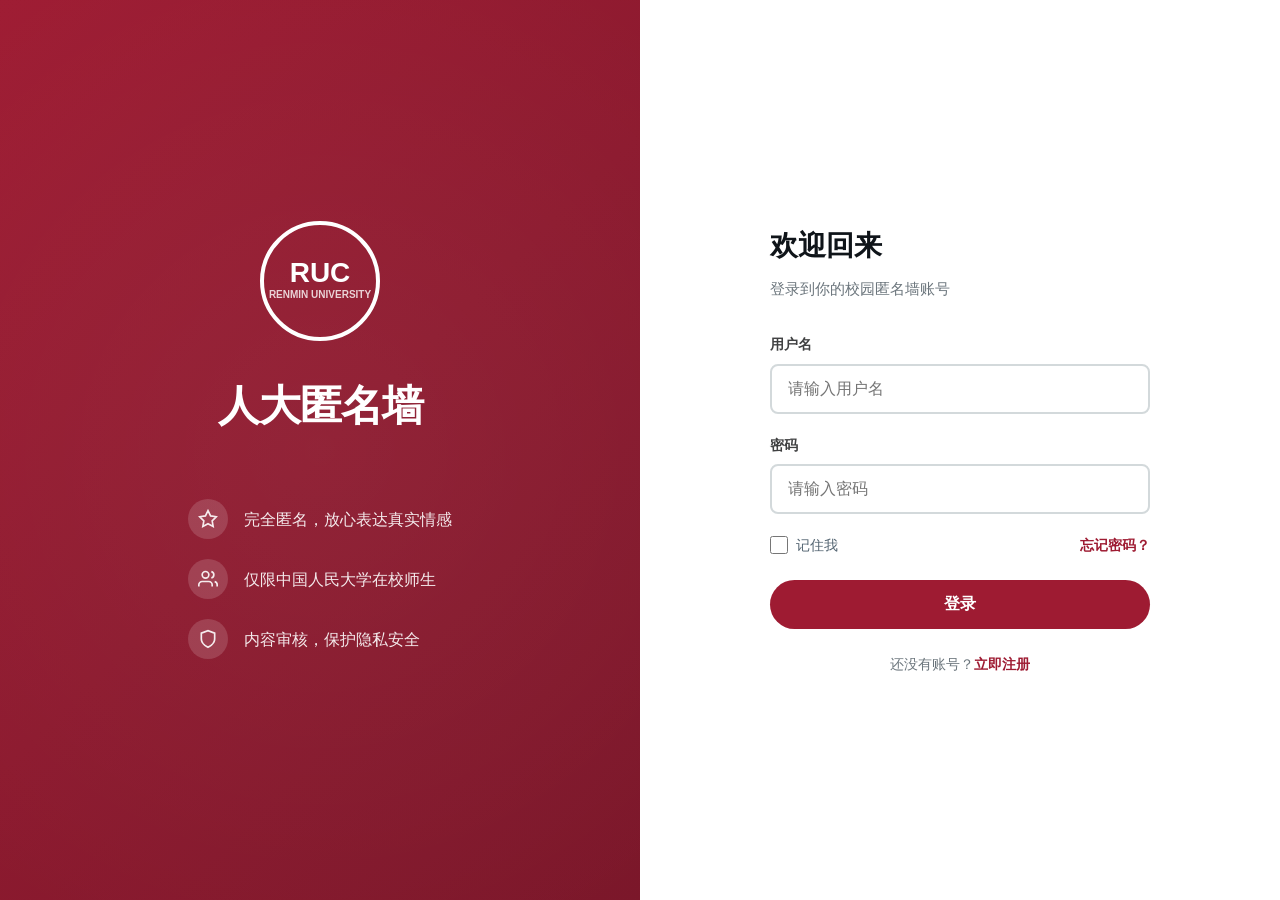
<file: index.html>
<!DOCTYPE html>
<html lang="zh-CN">
<head>
  <meta charset="UTF-8">
  <meta name="viewport" content="width=device-width, initial-scale=1.0">
  <title>人大匿名墙 - 首页</title>
  <link rel="stylesheet" href="css/style.css">
  <link rel="icon" href="data:image/svg+xml,<svg xmlns='http://www.w3.org/2000/svg' viewBox='0 0 100 100'><text y='.9em' font-size='90'>🏛️</text></svg>">
</head>
<body>
  <div class="container">
    <div class="main-layout">
      <!-- Left Sidebar -->
      <aside class="sidebar-left">
        <div class="logo-area">
          <svg width="50" height="50" viewBox="0 0 50 50" fill="none" xmlns="http://www.w3.org/2000/svg">
            <circle cx="25" cy="25" r="24" stroke="#9E1B32" stroke-width="2" fill="none"/>
            <text x="50%" y="55%" dominant-baseline="middle" text-anchor="middle" fill="#9E1B32" font-size="14" font-weight="900" font-family="Arial, sans-serif">RUC</text>
          </svg>
          <span class="logo-text">人大匿名墙</span>
        </div>
        <nav class="nav-links">
          <a href="index.html" class="nav-item active" id="navHome">
            <svg viewBox="0 0 24 24" fill="none" stroke="currentColor" stroke-width="2"><path d="M3 9l9-7 9 7v11a2 2 0 0 1-2 2H5a2 2 0 0 1-2-2z"/><polyline points="9 22 9 12 15 12 15 22"/></svg>
            <span>首页</span>
          </a>
          <a href="explore.html" class="nav-item" id="navExplore">
            <svg viewBox="0 0 24 24" fill="none" stroke="currentColor" stroke-width="2"><circle cx="11" cy="11" r="8"/><line x1="21" y1="21" x2="16.65" y2="16.65"/></svg>
            <span>发现</span>
          </a>
          <a href="notifications.html" class="nav-item" id="navNotifications">
            <svg viewBox="0 0 24 24" fill="none" stroke="currentColor" stroke-width="2"><path d="M18 8A6 6 0 0 0 6 8c0 7-3 9-3 9h18s-3-2-3-9"/><path d="M13.73 21a2 2 0 0 1-3.46 0"/></svg>
            <span>通知</span>
            <span class="notification-badge" id="notifBadge" style="display:none">0</span>
          </a>
          <a href="messages.html" class="nav-item" id="navMessages">
            <svg viewBox="0 0 24 24" fill="none" stroke="currentColor" stroke-width="2"><path d="M4 4h16c1.1 0 2 .9 2 2v12c0 1.1-.9 2-2 2H4c-1.1 0-2-.9-2-2V6c0-1.1.9-2 2-2z"/><polyline points="22,6 12,13 2,6"/></svg>
            <span>私信</span>
          </a>
          <a href="profile.html" class="nav-item" id="navProfile">
            <svg viewBox="0 0 24 24" fill="none" stroke="currentColor" stroke-width="2"><path d="M20 21v-2a4 4 0 0 0-4-4H8a4 4 0 0 0-4 4v2"/><circle cx="12" cy="7" r="4"/></svg>
            <span>我的发布</span>
          </a>
          <a href="settings.html" class="nav-item" id="navSettings">
            <svg viewBox="0 0 24 24" fill="none" stroke="currentColor" stroke-width="2"><circle cx="12" cy="12" r="3"/><path d="M19.4 15a1.65 1.65 0 0 0 .33 1.82l.06.06a2 2 0 0 1 0 2.83 2 2 0 0 1-2.83 0l-.06-.06a1.65 1.65 0 0 0-1.82-.33 1.65 1.65 0 0 0-1 1.51V21a2 2 0 0 1-2 2 2 2 0 0 1-2-2v-.09A1.65 1.65 0 0 0 9 19.4a1.65 1.65 0 0 0-1.82.33l-.06.06a2 2 0 0 1-2.83 0 2 2 0 0 1 0-2.83l.06-.06a1.65 1.65 0 0 0 .33-1.82 1.65 1.65 0 0 0-1.51-1H3a2 2 0 0 1-2-2 2 2 0 0 1 2-2h.09A1.65 1.65 0 0 0 4.6 9a1.65 1.65 0 0 0-.33-1.82l-.06-.06a2 2 0 0 1 0-2.83 2 2 0 0 1 2.83 0l.06.06a1.65 1.65 0 0 0 1.82.33H9a1.65 1.65 0 0 0 1-1.51V3a2 2 0 0 1 2-2 2 2 0 0 1 2 2v.09a1.65 1.65 0 0 0 1 1.51 1.65 1.65 0 0 0 1.82-.33l.06-.06a2 2 0 0 1 2.83 0 2 2 0 0 1 0 2.83l-.06.06a1.65 1.65 0 0 0-.33 1.82V9a1.65 1.65 0 0 0 1.51 1H21a2 2 0 0 1 2 2 2 2 0 0 1-2 2h-.09a1.65 1.65 0 0 0-1.51 1z"/></svg>
            <span>设置</span>
          </a>
        </nav>
        <div class="sidebar-bottom">
          <div class="user-menu" id="userMenu">
            <div class="avatar" id="userAvatar">?</div>
            <div class="user-info">
              <div class="user-name" id="userName">匿名用户</div>
              <div class="user-handle" id="userHandle">@anonymous</div>
            </div>
            <svg class="more-icon" viewBox="0 0 24 24" fill="none" stroke="currentColor" stroke-width="2"><circle cx="12" cy="12" r="1"/><circle cx="19" cy="12" r="1"/><circle cx="5" cy="12" r="1"/></svg>
          </div>
        </div>
      </aside>

      <!-- Main Feed -->
      <main class="feed-main">
        <header class="feed-header">
          <h1>首页</h1>
          <div class="top-sort">
            <button class="active" data-sort="newest">最新</button>
            <button data-sort="hot">热门</button>
            <button data-sort="top">热评</button>
          </div>
        </header>

        <!-- Compose Box -->
        <div class="feed-compose">
          <div class="compose-avatar" id="composeAvatar">?</div>
          <div class="compose-body">
            <textarea id="composeText" placeholder="有什么想说的？勇敢表达吧..." maxlength="500"></textarea>
            <div class="compose-actions">
              <div class="type-selector">
                <button class="type-btn active" data-type="confession">
                  <svg viewBox="0 0 24 24" fill="none" stroke="currentColor" stroke-width="2"><path d="M20.84 4.61a5.5 5.5 0 0 0-7.78 0L12 5.67l-1.06-1.06a5.5 5.5 0 0 0-7.78 7.78l1.06 1.06L12 21.23l7.78-7.78 1.06-1.06a5.5 5.5 0 0 0 0-7.78z"/></svg>
                  表白
                </button>
                <button class="type-btn" data-type="secret">
                  <svg viewBox="0 0 24 24" fill="none" stroke="currentColor" stroke-width="2"><path d="M1 12s4-8 11-8 11 8 11 8-4 8-11 8-11-8-11-8z"/><circle cx="12" cy="12" r="3"/></svg>
                  秘密
                </button>
                <button class="type-btn" data-type="question">
                  <svg viewBox="0 0 24 24" fill="none" stroke="currentColor" stroke-width="2"><circle cx="12" cy="12" r="10"/><path d="M9.09 9a3 3 0 0 1 5.83 1c0 2-3 3-3 3"/><line x1="12" y1="17" x2="12.01" y2="17"/></svg>
                  提问
                </button>
              </div>
              <div style="display:flex;align-items:center;gap:8px">
                <span class="char-count" id="charCount">0/500</span>
                <button class="submit-btn" id="submitPost">发布</button>
              </div>
            </div>
          </div>
        </div>

        <div class="feed-divider"></div>

        <!-- Tweet List -->
        <div id="feedContent">
          <article class="tweet" data-id="1001">
            <div class="tweet-main">
              <div class="tweet-avatar">❤</div>
              <div class="tweet-content">
                <div class="tweet-header">
                  <span class="tweet-author">匿名用户</span>
                  <span class="tweet-time">3分钟前</span>
                  <span class="tweet-type-badge confession">表白</span>
                </div>
                <p class="tweet-text">在图书馆四楼自习的时候，注意到对面那个穿灰色卫衣的男生。他看书的样子好认真，每天都坐在靠窗的位置。有没有同学知道他是谁啊？求帮忙捞一下！</p>
                <div class="tweet-actions">
                  <button class="tweet-action comment" data-action="comment" data-id="1001"><svg viewBox="0 0 24 24" fill="none" stroke="currentColor" stroke-width="2"><path d="M21 11.5a8.38 8.38 0 0 1-.9 3.8 8.5 8.5 0 0 1-7.6 4.7 8.38 8.38 0 0 1-3.8-.9L3 21l1.9-5.7a8.38 8.38 0 0 1-.9-3.8 8.5 8.5 0 0 1 4.7-7.6 8.38 8.38 0 0 1 3.8-.9h.5a8.48 8.48 0 0 1 8 8v.5z"/></svg><span>12</span></button>
                  <button class="tweet-action like" data-action="like" data-id="1001"><svg viewBox="0 0 24 24" fill="none" stroke="currentColor" stroke-width="2"><path d="M20.84 4.61a5.5 5.5 0 0 0-7.78 0L12 5.67l-1.06-1.06a5.5 5.5 0 0 0-7.78 7.78l1.06 1.06L12 21.23l7.78-7.78 1.06-1.06a5.5 5.5 0 0 0 0-7.78z"/></svg><span>86</span></button>
                  <button class="tweet-action share" data-action="share" data-id="1001"><svg viewBox="0 0 24 24" fill="none" stroke="currentColor" stroke-width="2"><circle cx="18" cy="5" r="3"/><circle cx="6" cy="12" r="3"/><circle cx="18" cy="19" r="3"/><line x1="8.59" y1="13.51" x2="15.42" y2="17.49"/><line x1="15.41" y1="6.51" x2="8.59" y2="10.49"/></svg><span>分享</span></button>
                </div>
              </div>
            </div>
          </article>
          <article class="tweet" data-id="1002">
            <div class="tweet-main">
              <div class="tweet-avatar">👁</div>
              <div class="tweet-content">
                <div class="tweet-header">
                  <span class="tweet-author">匿名用户</span>
                  <span class="tweet-time">15分钟前</span>
                  <span class="tweet-type-badge secret">秘密</span>
                </div>
                <p class="tweet-text">其实我每天最期待的事情就是去食堂吃饭，不是因为饿，是因为可以在高峰期偷偷看某个人一眼。虽然我们从来没说过话，但这样就够了。</p>
                <div class="tweet-actions">
                  <button class="tweet-action comment" data-action="comment" data-id="1002"><svg viewBox="0 0 24 24" fill="none" stroke="currentColor" stroke-width="2"><path d="M21 11.5a8.38 8.38 0 0 1-.9 3.8 8.5 8.5 0 0 1-7.6 4.7 8.38 8.38 0 0 1-3.8-.9L3 21l1.9-5.7a8.38 8.38 0 0 1-.9-3.8 8.5 8.5 0 0 1 4.7-7.6 8.38 8.38 0 0 1 3.8-.9h.5a8.48 8.48 0 0 1 8 8v.5z"/></svg><span>8</span></button>
                  <button class="tweet-action like liked" data-action="like" data-id="1002"><svg viewBox="0 0 24 24" fill="currentColor" stroke="currentColor" stroke-width="2"><path d="M20.84 4.61a5.5 5.5 0 0 0-7.78 0L12 5.67l-1.06-1.06a5.5 5.5 0 0 0-7.78 7.78l1.06 1.06L12 21.23l7.78-7.78 1.06-1.06a5.5 5.5 0 0 0 0-7.78z"/></svg><span>52</span></button>
                  <button class="tweet-action share" data-action="share" data-id="1002"><svg viewBox="0 0 24 24" fill="none" stroke="currentColor" stroke-width="2"><circle cx="18" cy="5" r="3"/><circle cx="6" cy="12" r="3"/><circle cx="18" cy="19" r="3"/><line x1="8.59" y1="13.51" x2="15.42" y2="17.49"/><line x1="15.41" y1="6.51" x2="8.59" y2="10.49"/></svg><span>分享</span></button>
                </div>
              </div>
            </div>
          </article>
          <article class="tweet" data-id="1003">
            <div class="tweet-main">
              <div class="tweet-avatar">?</div>
              <div class="tweet-content">
                <div class="tweet-header">
                  <span class="tweet-author">匿名用户</span>
                  <span class="tweet-time">1小时前</span>
                  <span class="tweet-type-badge question">提问</span>
                </div>
                <p class="tweet-text">求问！下周要交期末大作业了，但完全没头绪，有没有商学院的学长学姐能分享一下经验？真的非常感谢🙏 最好是关于案例分析的</p>
                <div class="tweet-actions">
                  <button class="tweet-action comment" data-action="comment" data-id="1003"><svg viewBox="0 0 24 24" fill="none" stroke="currentColor" stroke-width="2"><path d="M21 11.5a8.38 8.38 0 0 1-.9 3.8 8.5 8.5 0 0 1-7.6 4.7 8.38 8.38 0 0 1-3.8-.9L3 21l1.9-5.7a8.38 8.38 0 0 1-.9-3.8 8.5 8.5 0 0 1 4.7-7.6 8.38 8.38 0 0 1 3.8-.9h.5a8.48 8.48 0 0 1 8 8v.5z"/></svg><span>5</span></button>
                  <button class="tweet-action like" data-action="like" data-id="1003"><svg viewBox="0 0 24 24" fill="none" stroke="currentColor" stroke-width="2"><path d="M20.84 4.61a5.5 5.5 0 0 0-7.78 0L12 5.67l-1.06-1.06a5.5 5.5 0 0 0-7.78 7.78l1.06 1.06L12 21.23l7.78-7.78 1.06-1.06a5.5 5.5 0 0 0 0-7.78z"/></svg><span>18</span></button>
                  <button class="tweet-action share" data-action="share" data-id="1003"><svg viewBox="0 0 24 24" fill="none" stroke="currentColor" stroke-width="2"><circle cx="18" cy="5" r="3"/><circle cx="6" cy="12" r="3"/><circle cx="18" cy="19" r="3"/><line x1="8.59" y1="13.51" x2="15.42" y2="17.49"/><line x1="15.41" y1="6.51" x2="8.59" y2="10.49"/></svg><span>分享</span></button>
                </div>
              </div>
            </div>
          </article>
          <article class="tweet" data-id="1004">
            <div class="tweet-main">
              <div class="tweet-avatar">❤</div>
              <div class="tweet-content">
                <div class="tweet-header">
                  <span class="tweet-author">匿名用户</span>
                  <span class="tweet-time">2小时前</span>
                  <span class="tweet-type-badge confession">表白</span>
                </div>
                <p class="tweet-text">终于鼓起勇气说出来了！想对明德楼那个总是坐在窗边看书的女生说，你认真写字的样子真的很美。希望下次能有机会认识你。</p>
                <div class="tweet-actions">
                  <button class="tweet-action comment" data-action="comment" data-id="1004"><svg viewBox="0 0 24 24" fill="none" stroke="currentColor" stroke-width="2"><path d="M21 11.5a8.38 8.38 0 0 1-.9 3.8 8.5 8.5 0 0 1-7.6 4.7 8.38 8.38 0 0 1-3.8-.9L3 21l1.9-5.7a8.38 8.38 0 0 1-.9-3.8 8.5 8.5 0 0 1 4.7-7.6 8.38 8.38 0 0 1 3.8-.9h.5a8.48 8.48 0 0 1 8 8v.5z"/></svg><span>24</span></button>
                  <button class="tweet-action like" data-action="like" data-id="1004"><svg viewBox="0 0 24 24" fill="none" stroke="currentColor" stroke-width="2"><path d="M20.84 4.61a5.5 5.5 0 0 0-7.78 0L12 5.67l-1.06-1.06a5.5 5.5 0 0 0-7.78 7.78l1.06 1.06L12 21.23l7.78-7.78 1.06-1.06a5.5 5.5 0 0 0 0-7.78z"/></svg><span>143</span></button>
                  <button class="tweet-action share" data-action="share" data-id="1004"><svg viewBox="0 0 24 24" fill="none" stroke="currentColor" stroke-width="2"><circle cx="18" cy="5" r="3"/><circle cx="6" cy="12" r="3"/><circle cx="18" cy="19" r="3"/><line x1="8.59" y1="13.51" x2="15.42" y2="17.49"/><line x1="15.41" y1="6.51" x2="8.59" y2="10.49"/></svg><span>分享</span></button>
                </div>
              </div>
            </div>
          </article>
          <article class="tweet" data-id="1005">
            <div class="tweet-main">
              <div class="tweet-avatar">👁</div>
              <div class="tweet-content">
                <div class="tweet-header">
                  <span class="tweet-author">匿名用户</span>
                  <span class="tweet-time">3小时前</span>
                  <span class="tweet-type-badge secret">秘密</span>
                </div>
                <p class="tweet-text">其实我已经在这面墙上看了很多条表白，发现大家都有喜欢的人，感觉自己格格不入。一个人也挺好的对吧？就是偶尔会有点孤单。</p>
                <div class="tweet-actions">
                  <button class="tweet-action comment" data-action="comment" data-id="1005"><svg viewBox="0 0 24 24" fill="none" stroke="currentColor" stroke-width="2"><path d="M21 11.5a8.38 8.38 0 0 1-.9 3.8 8.5 8.5 0 0 1-7.6 4.7 8.38 8.38 0 0 1-3.8-.9L3 21l1.9-5.7a8.38 8.38 0 0 1-.9-3.8 8.5 8.5 0 0 1 4.7-7.6 8.38 8.38 0 0 1 3.8-.9h.5a8.48 8.48 0 0 1 8 8v.5z"/></svg><span>31</span></button>
                  <button class="tweet-action like" data-action="like" data-id="1005"><svg viewBox="0 0 24 24" fill="none" stroke="currentColor" stroke-width="2"><path d="M20.84 4.61a5.5 5.5 0 0 0-7.78 0L12 5.67l-1.06-1.06a5.5 5.5 0 0 0-7.78 7.78l1.06 1.06L12 21.23l7.78-7.78 1.06-1.06a5.5 5.5 0 0 0 0-7.78z"/></svg><span>67</span></button>
                  <button class="tweet-action share" data-action="share" data-id="1005"><svg viewBox="0 0 24 24" fill="none" stroke="currentColor" stroke-width="2"><circle cx="18" cy="5" r="3"/><circle cx="6" cy="12" r="3"/><circle cx="18" cy="19" r="3"/><line x1="8.59" y1="13.51" x2="15.42" y2="17.49"/><line x1="15.41" y1="6.51" x2="8.59" y2="10.49"/></svg><span>分享</span></button>
                </div>
              </div>
            </div>
          </article>
          <article class="tweet" data-id="1006">
            <div class="tweet-main">
              <div class="tweet-avatar">?</div>
              <div class="tweet-content">
                <div class="tweet-header">
                  <span class="tweet-author">匿名用户</span>
                  <span class="tweet-time">5小时前</span>
                  <span class="tweet-type-badge question">提问</span>
                </div>
                <p class="tweet-text">有没有人知道足球场晚上几点关门啊？想约朋友去夜跑但不太确定时间。另外，人大附近还有什么适合晚上锻炼的地方吗？</p>
                <div class="tweet-actions">
                  <button class="tweet-action comment" data-action="comment" data-id="1006"><svg viewBox="0 0 24 24" fill="none" stroke="currentColor" stroke-width="2"><path d="M21 11.5a8.38 8.38 0 0 1-.9 3.8 8.5 8.5 0 0 1-7.6 4.7 8.38 8.38 0 0 1-3.8-.9L3 21l1.9-5.7a8.38 8.38 0 0 1-.9-3.8 8.5 8.5 0 0 1 4.7-7.6 8.38 8.38 0 0 1 3.8-.9h.5a8.48 8.48 0 0 1 8 8v.5z"/></svg><span>3</span></button>
                  <button class="tweet-action like" data-action="like" data-id="1006"><svg viewBox="0 0 24 24" fill="none" stroke="currentColor" stroke-width="2"><path d="M20.84 4.61a5.5 5.5 0 0 0-7.78 0L12 5.67l-1.06-1.06a5.5 5.5 0 0 0-7.78 7.78l1.06 1.06L12 21.23l7.78-7.78 1.06-1.06a5.5 5.5 0 0 0 0-7.78z"/></svg><span>9</span></button>
                  <button class="tweet-action share" data-action="share" data-id="1006"><svg viewBox="0 0 24 24" fill="none" stroke="currentColor" stroke-width="2"><circle cx="18" cy="5" r="3"/><circle cx="6" cy="12" r="3"/><circle cx="18" cy="19" r="3"/><line x1="8.59" y1="13.51" x2="15.42" y2="17.49"/><line x1="15.41" y1="6.51" x2="8.59" y2="10.49"/></svg><span>分享</span></button>
                </div>
              </div>
            </div>
          </article>
        </div>

        <div class="load-more" id="loadMoreArea" style="display:none">
          <button id="loadMoreBtn">加载更多</button>
        </div>
      </main>

      <!-- Right Sidebar -->
      <aside class="sidebar-right">
        <div class="search-box">
          <svg viewBox="0 0 24 24" fill="none" stroke="currentColor" stroke-width="2"><circle cx="11" cy="11" r="8"/><line x1="21" y1="21" x2="16.65" y2="16.65"/></svg>
          <input type="text" id="searchInput" placeholder="搜索匿名墙...">
        </div>

        <div class="widget">
          <div class="widget-header">社区规则</div>
          <div class="widget-content">
            <div class="rules-item">
              <div class="rule-icon">
                <svg width="16" height="16" viewBox="0 0 24 24" fill="none" stroke="currentColor" stroke-width="2"><path d="M12 22s8-4 8-10V5l-8-3-8 3v7c0 6 8 10 8 10z"/></svg>
              </div>
              <div class="rule-text">
                <div class="rule-title">禁止人身攻击</div>
                <div class="rule-desc">请友善发言，拒绝网络暴力</div>
              </div>
            </div>
            <div class="rules-item">
              <div class="rule-icon">
                <svg width="16" height="16" viewBox="0 0 24 24" fill="none" stroke="currentColor" stroke-width="2"><circle cx="12" cy="12" r="10"/><line x1="12" y1="8" x2="12" y2="12"/><line x1="12" y1="16" x2="12.01" y2="16"/></svg>
              </div>
              <div class="rule-text">
                <div class="rule-title">禁止虚假信息</div>
                <div class="rule-desc">请勿散布未经证实的消息</div>
              </div>
            </div>
            <div class="rules-item">
              <div class="rule-icon">
                <svg width="16" height="16" viewBox="0 0 24 24" fill="none" stroke="currentColor" stroke-width="2"><path d="M1 12s4-8 11-8 11 8 11 8-4 8-11 8-11-8-11-8z"/><circle cx="12" cy="12" r="3"/></svg>
              </div>
              <div class="rule-text">
                <div class="rule-title">保护个人隐私</div>
                <div class="rule-desc">请勿泄露他人隐私信息</div>
              </div>
            </div>
            <div class="rules-item">
              <div class="rule-icon">
                <svg width="16" height="16" viewBox="0 0 24 24" fill="none" stroke="currentColor" stroke-width="2"><rect x="3" y="11" width="18" height="11" rx="2" ry="2"/><path d="M7 11V7a5 5 0 0 1 10 0v4"/></svg>
              </div>
              <div class="rule-text">
                <div class="rule-title">内容需审核</div>
                <div class="rule-desc">发布内容需审核后展示</div>
              </div>
            </div>
          </div>
        </div>

        <div class="widget">
          <div class="widget-header">热门话题</div>
          <div class="widget-content">
            <div class="trending-item">
              <div class="trend-category">今日热议</div>
              <div class="trend-topic">#期末复习#</div>
              <div class="trend-count">328 条内容</div>
            </div>
            <div class="trending-item">
              <div class="trend-category">校园生活</div>
              <div class="trend-topic">#图书馆搭子#</div>
              <div class="trend-count">156 条内容</div>
            </div>
            <div class="trending-item">
              <div class="trend-category">情感树洞</div>
              <div class="trend-topic">#暗恋心事#</div>
              <div class="trend-count">89 条内容</div>
            </div>
          </div>
        </div>

        <div class="footer-links">
          <a href="#">使用条款</a>
          <a href="#">隐私政策</a>
          <a href="#">联系我们</a>
          <a href="#">帮助中心</a>
          <span>© 2024 RUC Confession Wall</span>
        </div>
      </aside>
    </div>
  </div>

  <!-- Comment Modal -->
  <div class="modal-overlay" id="commentModal">
    <div class="modal comment-modal">
      <div class="modal-header">
        <h2>评论</h2>
        <button class="modal-close" id="closeCommentModal">
          <svg viewBox="0 0 24 24" fill="none" stroke="currentColor" stroke-width="2"><line x1="18" y1="6" x2="6" y2="18"/><line x1="6" y1="6" x2="18" y2="18"/></svg>
        </button>
      </div>
      <div class="modal-body">
        <div id="commentMessagePreview"></div>
        <div class="comment-list" id="commentList">
          <div class="loading-spinner"><div class="spinner"></div></div>
        </div>
      </div>
      <div class="comment-compose">
        <textarea id="commentInput" placeholder="写下你的评论..." maxlength="200"></textarea>
        <button class="btn btn-primary" id="submitComment">发送</button>
      </div>
    </div>
  </div>

  <!-- User Menu Modal -->
  <div class="modal-overlay" id="userMenuModal">
    <div class="modal" style="max-width:300px;padding:8px">
      <div class="modal-header" style="padding:8px 12px">
        <h2 style="font-size:15px">账号</h2>
        <button class="modal-close" id="closeUserMenuModal">
          <svg viewBox="0 0 24 24" fill="none" stroke="currentColor" stroke-width="2"><line x1="18" y1="6" x2="6" y2="18"/><line x1="6" y1="6" x2="18" y2="18"/></svg>
        </button>
      </div>
      <div class="modal-body" style="padding:8px">
        <button class="btn btn-secondary" id="logoutBtn" style="width:100%;text-align:left;padding:12px 16px;border-radius:8px">
          退出登录
        </button>
      </div>
    </div>
  </div>

  <!-- Toast -->
  <div class="toast-container" id="toastContainer"></div>

  <!-- Scroll to top -->
  <button class="scroll-to-top" id="scrollToTop">
    <svg viewBox="0 0 24 24" fill="none" stroke="currentColor" stroke-width="2"><line x1="12" y1="19" x2="12" y2="5"/><polyline points="5 12 12 5 19 12"/></svg>
  </button>

  <script type="module">
    import apiClient from './js/api/client.js';

    // State
    let currentPage = 1;
    let currentSort = 'newest';
    let currentMessageId = null;
    let isLoading = false;

    // DOM Elements
    const feedContent = document.getElementById('feedContent');
    const loadMoreArea = document.getElementById('loadMoreArea');
    const loadMoreBtn = document.getElementById('loadMoreBtn');
    const composeText = document.getElementById('composeText');
    const charCount = document.getElementById('charCount');
    const submitPost = document.getElementById('submitPost');
    const typeBtns = document.querySelectorAll('.type-btn');
    const sortBtns = document.querySelectorAll('.top-sort button');
    const commentModal = document.getElementById('commentModal');
    const commentList = document.getElementById('commentList');
    const commentInput = document.getElementById('commentInput');
    const submitComment = document.getElementById('submitComment');
    const commentMessagePreview = document.getElementById('commentMessagePreview');
    const userMenuModal = document.getElementById('userMenuModal');
    const userMenu = document.getElementById('userMenu');
    const toastContainer = document.getElementById('toastContainer');
    const scrollToTop = document.getElementById('scrollToTop');
    const navItems = document.querySelectorAll('.nav-item');

    // Check auth
    const user = apiClient.getUser();
    if (!apiClient.isLoggedIn()) {
      window.location.href = 'login.html';
    }

    // Initialize user info
    if (user) {
      document.getElementById('userName').textContent = user.username || '匿名用户';
      document.getElementById('userHandle').textContent = '@' + (user.username || 'anonymous');
      const initial = (user.username || 'A')[0].toUpperCase();
      document.getElementById('userAvatar').textContent = initial;
      document.getElementById('composeAvatar').textContent = initial;
    }

    // Toast
    function showToast(message, type = 'default') {
      const toast = document.createElement('div');
      toast.className = `toast ${type}`;
      toast.textContent = message;
      toastContainer.appendChild(toast);
      setTimeout(() => toast.remove(), 3000);
    }

    // Get type icon
    function getTypeIcon(type) {
      const icons = {
        confession: '<svg viewBox="0 0 24 24" fill="none" stroke="currentColor" stroke-width="2" style="width:12px;height:12px"><path d="M20.84 4.61a5.5 5.5 0 0 0-7.78 0L12 5.67l-1.06-1.06a5.5 5.5 0 0 0-7.78 7.78l1.06 1.06L12 21.23l7.78-7.78 1.06-1.06a5.5 5.5 0 0 0 0-7.78z"/></svg>',
        secret: '<svg viewBox="0 0 24 24" fill="none" stroke="currentColor" stroke-width="2" style="width:12px;height:12px"><path d="M1 12s4-8 11-8 11 8 11 8-4 8-11 8-11-8-11-8z"/><circle cx="12" cy="12" r="3"/></svg>',
        question: '<svg viewBox="0 0 24 24" fill="none" stroke="currentColor" stroke-width="2" style="width:12px;height:12px"><circle cx="12" cy="12" r="10"/><path d="M9.09 9a3 3 0 0 1 5.83 1c0 2-3 3-3 3"/><line x1="12" y1="17" x2="12.01" y2="17"/></svg>'
      };
      return icons[type] || icons.confession;
    }

    function getTypeName(type) {
      const names = { confession: '表白', secret: '秘密', question: '提问' };
      return names[type] || '表白';
    }

    // Format time
    function formatTime(dateStr) {
      const date = new Date(dateStr);
      const now = new Date();
      const diff = (now - date) / 1000;
      if (diff < 60) return '刚刚';
      if (diff < 3600) return Math.floor(diff / 60) + '分钟前';
      if (diff < 86400) return Math.floor(diff / 3600) + '小时前';
      if (diff < 604800) return Math.floor(diff / 86400) + '天前';
      return date.toLocaleDateString('zh-CN');
    }

    // Render tweet
    function renderTweet(msg) {
      const typeLabel = getTypeName(msg.type);
      const typeIcon = getTypeIcon(msg.type);
      const avatarChar = (msg.type === 'confession' ? '❤' : msg.type === 'secret' ? '👁' : '?')[0];

      return `
        <article class="tweet" data-id="${msg.id}">
          <div class="tweet-main">
            <div class="tweet-avatar">${avatarChar}</div>
            <div class="tweet-content">
              <div class="tweet-header">
                <span class="tweet-author">匿名用户</span>
                <span class="tweet-time">${formatTime(msg.created_at)}</span>
                <span class="tweet-type-badge ${msg.type}">${typeIcon} ${typeLabel}</span>
              </div>
              <p class="tweet-text">${escapeHtml(msg.content)}</p>
              <div class="tweet-actions">
                <button class="tweet-action comment" data-action="comment" data-id="${msg.id}">
                  <svg viewBox="0 0 24 24" fill="none" stroke="currentColor" stroke-width="2"><path d="M21 11.5a8.38 8.38 0 0 1-.9 3.8 8.5 8.5 0 0 1-7.6 4.7 8.38 8.38 0 0 1-3.8-.9L3 21l1.9-5.7a8.38 8.38 0 0 1-.9-3.8 8.5 8.5 0 0 1 4.7-7.6 8.38 8.38 0 0 1 3.8-.9h.5a8.48 8.48 0 0 1 8 8v.5z"/></svg>
                  <span>${msg.comment_count || 0}</span>
                </button>
                <button class="tweet-action like ${msg.is_liked ? 'liked' : ''}" data-action="like" data-id="${msg.id}">
                  <svg viewBox="0 0 24 24" fill="${msg.is_liked ? 'currentColor' : 'none'}" stroke="currentColor" stroke-width="2"><path d="M20.84 4.61a5.5 5.5 0 0 0-7.78 0L12 5.67l-1.06-1.06a5.5 5.5 0 0 0-7.78 7.78l1.06 1.06L12 21.23l7.78-7.78 1.06-1.06a5.5 5.5 0 0 0 0-7.78z"/></svg>
                  <span>${msg.like_count || 0}</span>
                </button>
                <button class="tweet-action share" data-action="share" data-id="${msg.id}">
                  <svg viewBox="0 0 24 24" fill="none" stroke="currentColor" stroke-width="2"><circle cx="18" cy="5" r="3"/><circle cx="6" cy="12" r="3"/><circle cx="18" cy="19" r="3"/><line x1="8.59" y1="13.51" x2="15.42" y2="17.49"/><line x1="15.41" y1="6.51" x2="8.59" y2="10.49"/></svg>
                  <span>分享</span>
                </button>
              </div>
            </div>
          </div>
        </article>
      `;
    }

    function escapeHtml(text) {
      const div = document.createElement('div');
      div.textContent = text;
      return div.innerHTML;
    }

    // Load messages
    async function loadMessages(page = 1, append = false) {
      if (isLoading) return;
      isLoading = true;

      if (!append) {
        feedContent.innerHTML = '';
      }

      try {
        const result = await apiClient.getMessages({ page, limit: 20, sort: currentSort });

        if (result.code === 200 && result.data) {
          const { messages } = result.data;

          if (!append) {
            feedContent.innerHTML = '';
          }

          if (messages && messages.length > 0) {
            feedContent.innerHTML += messages.map(renderTweet).join('');
            loadMoreArea.style.display = messages.length === 20 ? 'block' : 'none';
          } else if (!append) {
            feedContent.innerHTML = `
              <div class="empty-state">
                <div class="empty-icon">📭</div>
                <h3>暂无内容</h3>
                <p>还没有人发布内容，来说点什么吧！</p>
              </div>
            `;
            loadMoreArea.style.display = 'none';
          }

          attachTweetListeners();
        } else {
          if (!append) {
            feedContent.innerHTML = `
              <div class="empty-state">
                <h3>加载失败</h3>
                <p>${result.message || '请稍后重试'}</p>
              </div>
            `;
          }
        }
      } catch (error) {
        if (!append) {
          feedContent.innerHTML = `
            <div class="empty-state">
              <h3>网络错误</h3>
              <p>请检查网络连接后刷新页面</p>
            </div>
          `;
        }
        showToast('网络错误，请稍后重试', 'error');
      } finally {
        isLoading = false;
      }
    }

    // Attach tweet action listeners
    function attachTweetListeners() {
      document.querySelectorAll('.tweet').forEach(tweet => {
        const id = tweet.dataset.id;

        tweet.querySelector('[data-action="like"]').addEventListener('click', async (e) => {
          e.stopPropagation();
          if (!apiClient.isLoggedIn()) {
            showToast('请先登录', 'warning');
            window.location.href = 'login.html';
            return;
          }
          const btn = tweet.querySelector('.like');
          const span = btn.querySelector('span');
          const svg = btn.querySelector('svg');
          const wasLiked = btn.classList.contains('liked');
          const oldCount = parseInt(span.textContent) || 0;

          btn.classList.toggle('liked');
          svg.setAttribute('fill', wasLiked ? 'none' : 'currentColor');
          span.textContent = wasLiked ? oldCount - 1 : oldCount + 1;

          try {
            const result = await apiClient.likeMessage(id);
            if (result.code !== 200) {
              btn.classList.toggle('liked');
              svg.setAttribute('fill', wasLiked ? 'currentColor' : 'none');
              span.textContent = oldCount;
            }
          } catch {
            btn.classList.toggle('liked');
            svg.setAttribute('fill', wasLiked ? 'currentColor' : 'none');
            span.textContent = oldCount;
          }
        });

        tweet.querySelector('[data-action="comment"]').addEventListener('click', async (e) => {
          e.stopPropagation();
          currentMessageId = id;
          const content = tweet.querySelector('.tweet-text').textContent;
          const type = tweet.querySelector('.tweet-type-badge').className.split(' ').find(c => ['confession', 'secret', 'question'].includes(c));
          commentMessagePreview.innerHTML = `
            <div style="padding:8px 0 16px;font-size:14px;color:var(--gray-500);border-bottom:1px solid var(--gray-200);margin-bottom:12px">
              <span class="tweet-type-badge ${type}">${getTypeIcon(type)} ${getTypeName(type)}</span>
              <span style="margin-left:8px">${escapeHtml(content.substring(0, 50))}${content.length > 50 ? '...' : ''}</span>
            </div>
          `;
          commentList.innerHTML = '<div class="loading-spinner"><div class="spinner"></div></div>';
          commentModal.classList.add('active');

          try {
            const result = await apiClient.getComments(id);
            if (result.code === 200 && result.data && result.data.comments) {
              if (result.data.comments.length > 0) {
                commentList.innerHTML = result.data.comments.map(c => `
                  <div class="comment-item">
                    <div class="comment-author">热心同学</div>
                    <div class="comment-content">${escapeHtml(c.content)}</div>
                    <div class="comment-time">${formatTime(c.created_at)}</div>
                  </div>
                `).join('');
              } else {
                commentList.innerHTML = '<div style="padding:20px;text-align:center;color:var(--gray-400)">暂无评论，快来抢沙发！</div>';
              }
            }
          } catch {
            commentList.innerHTML = '<div style="padding:20px;text-align:center;color:var(--red)">加载评论失败</div>';
          }
        });

        tweet.querySelector('[data-action="share"]').addEventListener('click', (e) => {
          e.stopPropagation();
          if (navigator.share) {
            navigator.share({ title: '人大匿名墙', text: '来看看这个有趣的内容！' });
          } else {
            navigator.clipboard.writeText(window.location.origin + '?msg=' + id);
            showToast('链接已复制到剪贴板', 'success');
          }
        });
      });
    }

    // Compose area
    let selectedType = 'confession';
    typeBtns.forEach(btn => {
      btn.addEventListener('click', () => {
        typeBtns.forEach(b => b.classList.remove('active'));
        btn.classList.add('active');
        selectedType = btn.dataset.type;
      });
    });

    composeText.addEventListener('input', () => {
      const len = composeText.value.length;
      charCount.textContent = `${len}/500`;
      charCount.className = 'char-count' + (len > 450 ? ' warning' : '') + (len >= 500 ? ' danger' : '');
    });

    submitPost.addEventListener('click', async () => {
      const content = composeText.value.trim();
      if (!content) {
        showToast('请输入内容', 'warning');
        return;
      }
      if (content.length > 500) {
        showToast('内容过长，请控制在500字以内', 'warning');
        return;
      }

      submitPost.disabled = true;
      submitPost.textContent = '发布中...';

      try {
        const result = await apiClient.createMessage({
          content,
          type: selectedType,
          is_anonymous: true
        });

        if (result.code === 201) {
          composeText.value = '';
          charCount.textContent = '0/500';
          charCount.className = 'char-count';
          currentPage = 1;
          loadMessages(1, false);
          showToast(result.message || '发布成功！', 'success');
        } else {
          showToast(result.message || '发布失败', 'error');
        }
      } catch {
        showToast('网络错误，请稍后重试', 'error');
      } finally {
        submitPost.disabled = false;
        submitPost.textContent = '发布';
      }
    });

    // Sort
    sortBtns.forEach(btn => {
      btn.addEventListener('click', () => {
        sortBtns.forEach(b => b.classList.remove('active'));
        btn.classList.add('active');
        currentSort = btn.dataset.sort;
        currentPage = 1;
        loadMessages(1, false);
      });
    });

    // Load more
    loadMoreBtn.addEventListener('click', () => {
      currentPage++;
      loadMessages(currentPage, true);
    });

    // Comment modal
    document.getElementById('closeCommentModal').addEventListener('click', () => {
      commentModal.classList.remove('active');
      currentMessageId = null;
    });

    commentModal.addEventListener('click', (e) => {
      if (e.target === commentModal) commentModal.classList.remove('active');
    });

    submitComment.addEventListener('click', async () => {
      const content = commentInput.value.trim();
      if (!content) {
        showToast('请输入评论', 'warning');
        return;
      }
      if (!currentMessageId) return;

      submitComment.disabled = true;

      try {
        const result = await apiClient.createComment(currentMessageId, { content });
        if (result.code === 201) {
          commentInput.value = '';
          const newComment = document.createElement('div');
          newComment.className = 'comment-item';
          newComment.innerHTML = `
            <div class="comment-author">热心同学</div>
            <div class="comment-content">${escapeHtml(content)}</div>
            <div class="comment-time">刚刚</div>
          `;
          const emptyMsg = commentList.querySelector('div[style*="暂无评论"]');
          if (emptyMsg) emptyMsg.remove();
          commentList.appendChild(newComment);
          showToast('评论成功！', 'success');

          const tweet = document.querySelector(`.tweet[data-id="${currentMessageId}"]`);
          if (tweet) {
            const commentBtn = tweet.querySelector('.comment span');
            const count = parseInt(commentBtn.textContent) || 0;
            commentBtn.textContent = count + 1;
          }
        } else {
          showToast(result.message || '评论失败', 'error');
        }
      } catch {
        showToast('网络错误，请稍后重试', 'error');
      } finally {
        submitComment.disabled = false;
      }
    });

    // User menu
    userMenu.addEventListener('click', () => {
      userMenuModal.classList.add('active');
    });

    document.getElementById('closeUserMenuModal').addEventListener('click', () => {
      userMenuModal.classList.remove('active');
    });

    userMenuModal.addEventListener('click', (e) => {
      if (e.target === userMenuModal) userMenuModal.classList.remove('active');
    });

    document.getElementById('logoutBtn').addEventListener('click', async () => {
      await apiClient.logout();
      showToast('已退出登录', 'success');
      setTimeout(() => { window.location.href = 'login.html'; }, 800);
    });

    // Nav items - active state only, no preventDefault since links point to actual pages
    navItems.forEach(item => {
      item.addEventListener('click', (e) => {
        navItems.forEach(n => n.classList.remove('active'));
        item.classList.add('active');
      });
    });

    // Scroll to top
    window.addEventListener('scroll', () => {
      scrollToTop.classList.toggle('visible', window.scrollY > 300);
    });

    scrollToTop.addEventListener('click', () => {
      window.scrollTo({ top: 0, behavior: 'smooth' });
    });

    // Init
    attachTweetListeners();
    loadMessages(1, false);
  </script>
</body>
</html>
</file>
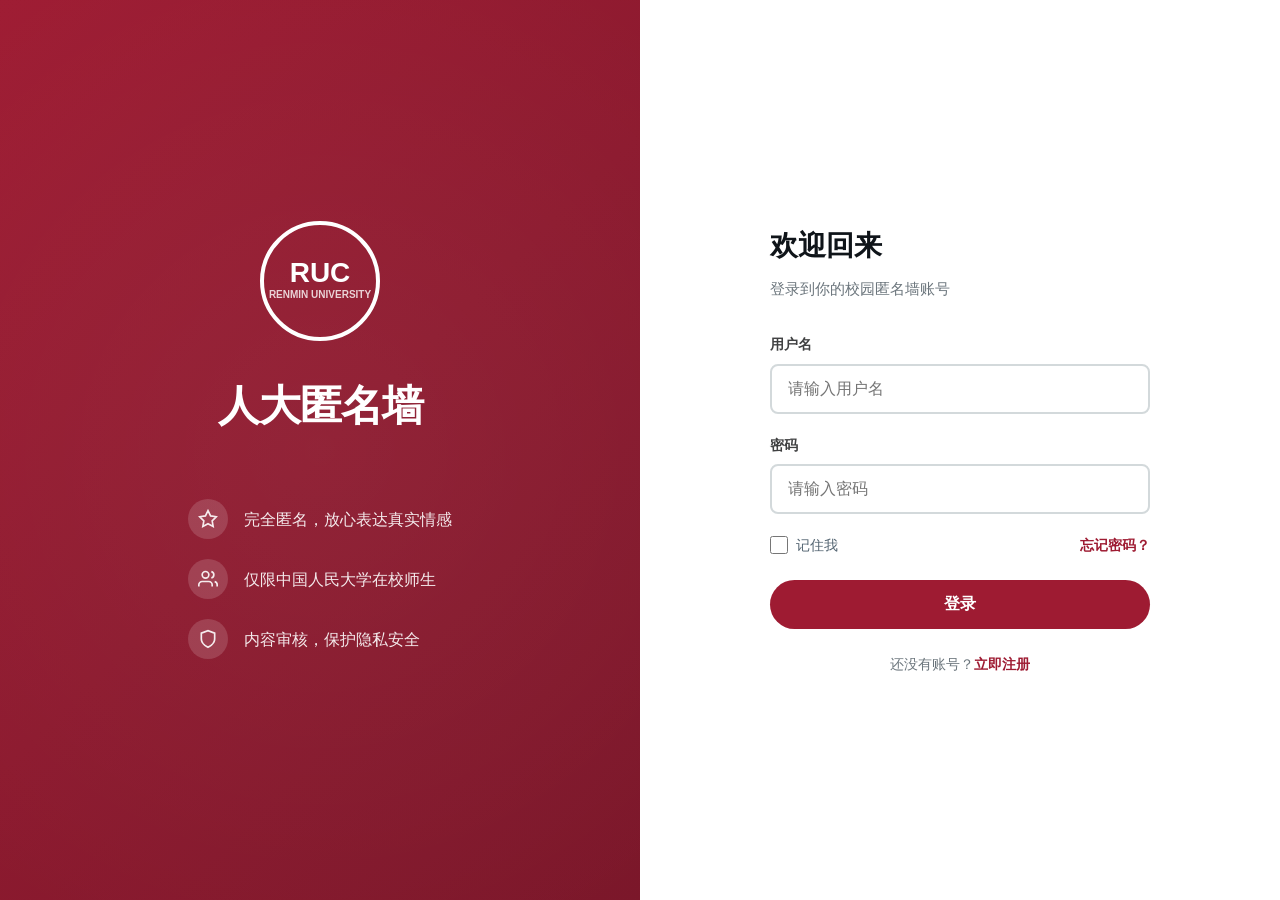
<file: public/index.html>
<!DOCTYPE html>
<html lang="zh-CN">
<head>
  <meta charset="UTF-8">
  <meta name="viewport" content="width=device-width, initial-scale=1.0">
  <title>人大匿名墙 - 首页</title>
  <link rel="stylesheet" href="css/style.css">
  <link rel="icon" href="data:image/svg+xml,<svg xmlns='http://www.w3.org/2000/svg' viewBox='0 0 100 100'><text y='.9em' font-size='90'>🏛️</text></svg>">
</head>
<body>
  <div class="container">
    <div class="main-layout">
      <!-- Left Sidebar -->
      <aside class="sidebar-left">
        <div class="logo-area">
          <svg width="50" height="50" viewBox="0 0 50 50" fill="none" xmlns="http://www.w3.org/2000/svg">
            <circle cx="25" cy="25" r="24" stroke="#9E1B32" stroke-width="2" fill="none"/>
            <text x="50%" y="55%" dominant-baseline="middle" text-anchor="middle" fill="#9E1B32" font-size="14" font-weight="900" font-family="Arial, sans-serif">RUC</text>
          </svg>
          <span class="logo-text">人大匿名墙</span>
        </div>
        <nav class="nav-links">
          <a href="index.html" class="nav-item active" id="navHome">
            <svg viewBox="0 0 24 24" fill="none" stroke="currentColor" stroke-width="2"><path d="M3 9l9-7 9 7v11a2 2 0 0 1-2 2H5a2 2 0 0 1-2-2z"/><polyline points="9 22 9 12 15 12 15 22"/></svg>
            <span>首页</span>
          </a>
          <a href="explore.html" class="nav-item" id="navExplore">
            <svg viewBox="0 0 24 24" fill="none" stroke="currentColor" stroke-width="2"><circle cx="11" cy="11" r="8"/><line x1="21" y1="21" x2="16.65" y2="16.65"/></svg>
            <span>发现</span>
          </a>
          <a href="notifications.html" class="nav-item" id="navNotifications">
            <svg viewBox="0 0 24 24" fill="none" stroke="currentColor" stroke-width="2"><path d="M18 8A6 6 0 0 0 6 8c0 7-3 9-3 9h18s-3-2-3-9"/><path d="M13.73 21a2 2 0 0 1-3.46 0"/></svg>
            <span>通知</span>
            <span class="notification-badge" id="notifBadge" style="display:none">0</span>
          </a>
          <a href="messages.html" class="nav-item" id="navMessages">
            <svg viewBox="0 0 24 24" fill="none" stroke="currentColor" stroke-width="2"><path d="M4 4h16c1.1 0 2 .9 2 2v12c0 1.1-.9 2-2 2H4c-1.1 0-2-.9-2-2V6c0-1.1.9-2 2-2z"/><polyline points="22,6 12,13 2,6"/></svg>
            <span>私信</span>
          </a>
          <a href="profile.html" class="nav-item" id="navProfile">
            <svg viewBox="0 0 24 24" fill="none" stroke="currentColor" stroke-width="2"><path d="M20 21v-2a4 4 0 0 0-4-4H8a4 4 0 0 0-4 4v2"/><circle cx="12" cy="7" r="4"/></svg>
            <span>我的发布</span>
          </a>
          <a href="settings.html" class="nav-item" id="navSettings">
            <svg viewBox="0 0 24 24" fill="none" stroke="currentColor" stroke-width="2"><circle cx="12" cy="12" r="3"/><path d="M19.4 15a1.65 1.65 0 0 0 .33 1.82l.06.06a2 2 0 0 1 0 2.83 2 2 0 0 1-2.83 0l-.06-.06a1.65 1.65 0 0 0-1.82-.33 1.65 1.65 0 0 0-1 1.51V21a2 2 0 0 1-2 2 2 2 0 0 1-2-2v-.09A1.65 1.65 0 0 0 9 19.4a1.65 1.65 0 0 0-1.82.33l-.06.06a2 2 0 0 1-2.83 0 2 2 0 0 1 0-2.83l.06-.06a1.65 1.65 0 0 0 .33-1.82 1.65 1.65 0 0 0-1.51-1H3a2 2 0 0 1-2-2 2 2 0 0 1 2-2h.09A1.65 1.65 0 0 0 4.6 9a1.65 1.65 0 0 0-.33-1.82l-.06-.06a2 2 0 0 1 0-2.83 2 2 0 0 1 2.83 0l.06.06a1.65 1.65 0 0 0 1.82.33H9a1.65 1.65 0 0 0 1-1.51V3a2 2 0 0 1 2-2 2 2 0 0 1 2 2v.09a1.65 1.65 0 0 0 1 1.51 1.65 1.65 0 0 0 1.82-.33l.06-.06a2 2 0 0 1 2.83 0 2 2 0 0 1 0 2.83l-.06.06a1.65 1.65 0 0 0-.33 1.82V9a1.65 1.65 0 0 0 1.51 1H21a2 2 0 0 1 2 2 2 2 0 0 1-2 2h-.09a1.65 1.65 0 0 0-1.51 1z"/></svg>
            <span>设置</span>
          </a>
          <a href="admin.html" class="nav-item" id="navAdmin" style="display:none">
            <svg viewBox="0 0 24 24" fill="none" stroke="currentColor" stroke-width="2"><path d="M12 22s8-4 8-10V5l-8-3-8 3v7c0 6 8 10 8 10z"/></svg>
            <span>管理后台</span>
          </a>
        </nav>
        <div class="sidebar-bottom">
          <div class="user-menu" id="userMenu">
            <div class="avatar" id="userAvatar">?</div>
            <div class="user-info">
              <div class="user-name" id="userName">匿名用户</div>
              <div class="user-handle" id="userHandle">@anonymous</div>
            </div>
            <svg class="more-icon" viewBox="0 0 24 24" fill="none" stroke="currentColor" stroke-width="2"><circle cx="12" cy="12" r="1"/><circle cx="19" cy="12" r="1"/><circle cx="5" cy="12" r="1"/></svg>
          </div>
        </div>
      </aside>

      <!-- Main Feed -->
      <main class="feed-main">
        <header class="feed-header">
          <h1>首页</h1>
          <div class="top-sort">
            <button class="active" data-sort="newest">最新</button>
            <button data-sort="hot">热门</button>
            <button data-sort="top">热评</button>
          </div>
        </header>

        <!-- Compose Box -->
        <div class="feed-compose">
          <div class="compose-avatar" id="composeAvatar">?</div>
          <div class="compose-body">
            <textarea id="composeText" placeholder="有什么想说的？勇敢表达吧..." maxlength="500"></textarea>
            <div class="compose-actions">
              <div class="type-selector">
                <button class="type-btn active" data-type="confession">
                  <svg viewBox="0 0 24 24" fill="none" stroke="currentColor" stroke-width="2"><path d="M20.84 4.61a5.5 5.5 0 0 0-7.78 0L12 5.67l-1.06-1.06a5.5 5.5 0 0 0-7.78 7.78l1.06 1.06L12 21.23l7.78-7.78 1.06-1.06a5.5 5.5 0 0 0 0-7.78z"/></svg>
                  表白
                </button>
                <button class="type-btn" data-type="secret">
                  <svg viewBox="0 0 24 24" fill="none" stroke="currentColor" stroke-width="2"><path d="M1 12s4-8 11-8 11 8 11 8-4 8-11 8-11-8-11-8z"/><circle cx="12" cy="12" r="3"/></svg>
                  秘密
                </button>
                <button class="type-btn" data-type="question">
                  <svg viewBox="0 0 24 24" fill="none" stroke="currentColor" stroke-width="2"><circle cx="12" cy="12" r="10"/><path d="M9.09 9a3 3 0 0 1 5.83 1c0 2-3 3-3 3"/><line x1="12" y1="17" x2="12.01" y2="17"/></svg>
                  提问
                </button>
              </div>
              <div style="display:flex;align-items:center;gap:8px">
                <span class="char-count" id="charCount">0/500</span>
                <button class="submit-btn" id="submitPost">发布</button>
              </div>
            </div>
          </div>
        </div>

        <div class="feed-divider"></div>

        <!-- Tweet List -->
        <div id="feedContent">
          <article class="tweet" data-id="1001">
            <div class="tweet-main">
              <div class="tweet-avatar">❤</div>
              <div class="tweet-content">
                <div class="tweet-header">
                  <span class="tweet-author">匿名用户</span>
                  <span class="tweet-time">3分钟前</span>
                  <span class="tweet-type-badge confession">表白</span>
                </div>
                <p class="tweet-text">在图书馆四楼自习的时候，注意到对面那个穿灰色卫衣的男生。他看书的样子好认真，每天都坐在靠窗的位置。有没有同学知道他是谁啊？求帮忙捞一下！</p>
                <div class="tweet-actions">
                  <button class="tweet-action comment" data-action="comment" data-id="1001"><svg viewBox="0 0 24 24" fill="none" stroke="currentColor" stroke-width="2"><path d="M21 11.5a8.38 8.38 0 0 1-.9 3.8 8.5 8.5 0 0 1-7.6 4.7 8.38 8.38 0 0 1-3.8-.9L3 21l1.9-5.7a8.38 8.38 0 0 1-.9-3.8 8.5 8.5 0 0 1 4.7-7.6 8.38 8.38 0 0 1 3.8-.9h.5a8.48 8.48 0 0 1 8 8v.5z"/></svg><span>12</span></button>
                  <button class="tweet-action like" data-action="like" data-id="1001"><svg viewBox="0 0 24 24" fill="none" stroke="currentColor" stroke-width="2"><path d="M20.84 4.61a5.5 5.5 0 0 0-7.78 0L12 5.67l-1.06-1.06a5.5 5.5 0 0 0-7.78 7.78l1.06 1.06L12 21.23l7.78-7.78 1.06-1.06a5.5 5.5 0 0 0 0-7.78z"/></svg><span>86</span></button>
                  <button class="tweet-action share" data-action="share" data-id="1001"><svg viewBox="0 0 24 24" fill="none" stroke="currentColor" stroke-width="2"><circle cx="18" cy="5" r="3"/><circle cx="6" cy="12" r="3"/><circle cx="18" cy="19" r="3"/><line x1="8.59" y1="13.51" x2="15.42" y2="17.49"/><line x1="15.41" y1="6.51" x2="8.59" y2="10.49"/></svg><span>分享</span></button>
                </div>
              </div>
            </div>
          </article>
          <article class="tweet" data-id="1002">
            <div class="tweet-main">
              <div class="tweet-avatar">👁</div>
              <div class="tweet-content">
                <div class="tweet-header">
                  <span class="tweet-author">匿名用户</span>
                  <span class="tweet-time">15分钟前</span>
                  <span class="tweet-type-badge secret">秘密</span>
                </div>
                <p class="tweet-text">其实我每天最期待的事情就是去食堂吃饭，不是因为饿，是因为可以在高峰期偷偷看某个人一眼。虽然我们从来没说过话，但这样就够了。</p>
                <div class="tweet-actions">
                  <button class="tweet-action comment" data-action="comment" data-id="1002"><svg viewBox="0 0 24 24" fill="none" stroke="currentColor" stroke-width="2"><path d="M21 11.5a8.38 8.38 0 0 1-.9 3.8 8.5 8.5 0 0 1-7.6 4.7 8.38 8.38 0 0 1-3.8-.9L3 21l1.9-5.7a8.38 8.38 0 0 1-.9-3.8 8.5 8.5 0 0 1 4.7-7.6 8.38 8.38 0 0 1 3.8-.9h.5a8.48 8.48 0 0 1 8 8v.5z"/></svg><span>8</span></button>
                  <button class="tweet-action like liked" data-action="like" data-id="1002"><svg viewBox="0 0 24 24" fill="currentColor" stroke="currentColor" stroke-width="2"><path d="M20.84 4.61a5.5 5.5 0 0 0-7.78 0L12 5.67l-1.06-1.06a5.5 5.5 0 0 0-7.78 7.78l1.06 1.06L12 21.23l7.78-7.78 1.06-1.06a5.5 5.5 0 0 0 0-7.78z"/></svg><span>52</span></button>
                  <button class="tweet-action share" data-action="share" data-id="1002"><svg viewBox="0 0 24 24" fill="none" stroke="currentColor" stroke-width="2"><circle cx="18" cy="5" r="3"/><circle cx="6" cy="12" r="3"/><circle cx="18" cy="19" r="3"/><line x1="8.59" y1="13.51" x2="15.42" y2="17.49"/><line x1="15.41" y1="6.51" x2="8.59" y2="10.49"/></svg><span>分享</span></button>
                </div>
              </div>
            </div>
          </article>
          <article class="tweet" data-id="1003">
            <div class="tweet-main">
              <div class="tweet-avatar">?</div>
              <div class="tweet-content">
                <div class="tweet-header">
                  <span class="tweet-author">匿名用户</span>
                  <span class="tweet-time">1小时前</span>
                  <span class="tweet-type-badge question">提问</span>
                </div>
                <p class="tweet-text">求问！下周要交期末大作业了，但完全没头绪，有没有商学院的学长学姐能分享一下经验？真的非常感谢🙏 最好是关于案例分析的</p>
                <div class="tweet-actions">
                  <button class="tweet-action comment" data-action="comment" data-id="1003"><svg viewBox="0 0 24 24" fill="none" stroke="currentColor" stroke-width="2"><path d="M21 11.5a8.38 8.38 0 0 1-.9 3.8 8.5 8.5 0 0 1-7.6 4.7 8.38 8.38 0 0 1-3.8-.9L3 21l1.9-5.7a8.38 8.38 0 0 1-.9-3.8 8.5 8.5 0 0 1 4.7-7.6 8.38 8.38 0 0 1 3.8-.9h.5a8.48 8.48 0 0 1 8 8v.5z"/></svg><span>5</span></button>
                  <button class="tweet-action like" data-action="like" data-id="1003"><svg viewBox="0 0 24 24" fill="none" stroke="currentColor" stroke-width="2"><path d="M20.84 4.61a5.5 5.5 0 0 0-7.78 0L12 5.67l-1.06-1.06a5.5 5.5 0 0 0-7.78 7.78l1.06 1.06L12 21.23l7.78-7.78 1.06-1.06a5.5 5.5 0 0 0 0-7.78z"/></svg><span>18</span></button>
                  <button class="tweet-action share" data-action="share" data-id="1003"><svg viewBox="0 0 24 24" fill="none" stroke="currentColor" stroke-width="2"><circle cx="18" cy="5" r="3"/><circle cx="6" cy="12" r="3"/><circle cx="18" cy="19" r="3"/><line x1="8.59" y1="13.51" x2="15.42" y2="17.49"/><line x1="15.41" y1="6.51" x2="8.59" y2="10.49"/></svg><span>分享</span></button>
                </div>
              </div>
            </div>
          </article>
          <article class="tweet" data-id="1004">
            <div class="tweet-main">
              <div class="tweet-avatar">❤</div>
              <div class="tweet-content">
                <div class="tweet-header">
                  <span class="tweet-author">匿名用户</span>
                  <span class="tweet-time">2小时前</span>
                  <span class="tweet-type-badge confession">表白</span>
                </div>
                <p class="tweet-text">终于鼓起勇气说出来了！想对明德楼那个总是坐在窗边看书的女生说，你认真写字的样子真的很美。希望下次能有机会认识你。</p>
                <div class="tweet-actions">
                  <button class="tweet-action comment" data-action="comment" data-id="1004"><svg viewBox="0 0 24 24" fill="none" stroke="currentColor" stroke-width="2"><path d="M21 11.5a8.38 8.38 0 0 1-.9 3.8 8.5 8.5 0 0 1-7.6 4.7 8.38 8.38 0 0 1-3.8-.9L3 21l1.9-5.7a8.38 8.38 0 0 1-.9-3.8 8.5 8.5 0 0 1 4.7-7.6 8.38 8.38 0 0 1 3.8-.9h.5a8.48 8.48 0 0 1 8 8v.5z"/></svg><span>24</span></button>
                  <button class="tweet-action like" data-action="like" data-id="1004"><svg viewBox="0 0 24 24" fill="none" stroke="currentColor" stroke-width="2"><path d="M20.84 4.61a5.5 5.5 0 0 0-7.78 0L12 5.67l-1.06-1.06a5.5 5.5 0 0 0-7.78 7.78l1.06 1.06L12 21.23l7.78-7.78 1.06-1.06a5.5 5.5 0 0 0 0-7.78z"/></svg><span>143</span></button>
                  <button class="tweet-action share" data-action="share" data-id="1004"><svg viewBox="0 0 24 24" fill="none" stroke="currentColor" stroke-width="2"><circle cx="18" cy="5" r="3"/><circle cx="6" cy="12" r="3"/><circle cx="18" cy="19" r="3"/><line x1="8.59" y1="13.51" x2="15.42" y2="17.49"/><line x1="15.41" y1="6.51" x2="8.59" y2="10.49"/></svg><span>分享</span></button>
                </div>
              </div>
            </div>
          </article>
          <article class="tweet" data-id="1005">
            <div class="tweet-main">
              <div class="tweet-avatar">👁</div>
              <div class="tweet-content">
                <div class="tweet-header">
                  <span class="tweet-author">匿名用户</span>
                  <span class="tweet-time">3小时前</span>
                  <span class="tweet-type-badge secret">秘密</span>
                </div>
                <p class="tweet-text">其实我已经在这面墙上看了很多条表白，发现大家都有喜欢的人，感觉自己格格不入。一个人也挺好的对吧？就是偶尔会有点孤单。</p>
                <div class="tweet-actions">
                  <button class="tweet-action comment" data-action="comment" data-id="1005"><svg viewBox="0 0 24 24" fill="none" stroke="currentColor" stroke-width="2"><path d="M21 11.5a8.38 8.38 0 0 1-.9 3.8 8.5 8.5 0 0 1-7.6 4.7 8.38 8.38 0 0 1-3.8-.9L3 21l1.9-5.7a8.38 8.38 0 0 1-.9-3.8 8.5 8.5 0 0 1 4.7-7.6 8.38 8.38 0 0 1 3.8-.9h.5a8.48 8.48 0 0 1 8 8v.5z"/></svg><span>31</span></button>
                  <button class="tweet-action like" data-action="like" data-id="1005"><svg viewBox="0 0 24 24" fill="none" stroke="currentColor" stroke-width="2"><path d="M20.84 4.61a5.5 5.5 0 0 0-7.78 0L12 5.67l-1.06-1.06a5.5 5.5 0 0 0-7.78 7.78l1.06 1.06L12 21.23l7.78-7.78 1.06-1.06a5.5 5.5 0 0 0 0-7.78z"/></svg><span>67</span></button>
                  <button class="tweet-action share" data-action="share" data-id="1005"><svg viewBox="0 0 24 24" fill="none" stroke="currentColor" stroke-width="2"><circle cx="18" cy="5" r="3"/><circle cx="6" cy="12" r="3"/><circle cx="18" cy="19" r="3"/><line x1="8.59" y1="13.51" x2="15.42" y2="17.49"/><line x1="15.41" y1="6.51" x2="8.59" y2="10.49"/></svg><span>分享</span></button>
                </div>
              </div>
            </div>
          </article>
          <article class="tweet" data-id="1006">
            <div class="tweet-main">
              <div class="tweet-avatar">?</div>
              <div class="tweet-content">
                <div class="tweet-header">
                  <span class="tweet-author">匿名用户</span>
                  <span class="tweet-time">5小时前</span>
                  <span class="tweet-type-badge question">提问</span>
                </div>
                <p class="tweet-text">有没有人知道足球场晚上几点关门啊？想约朋友去夜跑但不太确定时间。另外，人大附近还有什么适合晚上锻炼的地方吗？</p>
                <div class="tweet-actions">
                  <button class="tweet-action comment" data-action="comment" data-id="1006"><svg viewBox="0 0 24 24" fill="none" stroke="currentColor" stroke-width="2"><path d="M21 11.5a8.38 8.38 0 0 1-.9 3.8 8.5 8.5 0 0 1-7.6 4.7 8.38 8.38 0 0 1-3.8-.9L3 21l1.9-5.7a8.38 8.38 0 0 1-.9-3.8 8.5 8.5 0 0 1 4.7-7.6 8.38 8.38 0 0 1 3.8-.9h.5a8.48 8.48 0 0 1 8 8v.5z"/></svg><span>3</span></button>
                  <button class="tweet-action like" data-action="like" data-id="1006"><svg viewBox="0 0 24 24" fill="none" stroke="currentColor" stroke-width="2"><path d="M20.84 4.61a5.5 5.5 0 0 0-7.78 0L12 5.67l-1.06-1.06a5.5 5.5 0 0 0-7.78 7.78l1.06 1.06L12 21.23l7.78-7.78 1.06-1.06a5.5 5.5 0 0 0 0-7.78z"/></svg><span>9</span></button>
                  <button class="tweet-action share" data-action="share" data-id="1006"><svg viewBox="0 0 24 24" fill="none" stroke="currentColor" stroke-width="2"><circle cx="18" cy="5" r="3"/><circle cx="6" cy="12" r="3"/><circle cx="18" cy="19" r="3"/><line x1="8.59" y1="13.51" x2="15.42" y2="17.49"/><line x1="15.41" y1="6.51" x2="8.59" y2="10.49"/></svg><span>分享</span></button>
                </div>
              </div>
            </div>
          </article>
        </div>

        <div class="load-more" id="loadMoreArea" style="display:none">
          <button id="loadMoreBtn">加载更多</button>
        </div>
      </main>

      <!-- Right Sidebar -->
      <aside class="sidebar-right">
        <div class="search-box">
          <svg viewBox="0 0 24 24" fill="none" stroke="currentColor" stroke-width="2"><circle cx="11" cy="11" r="8"/><line x1="21" y1="21" x2="16.65" y2="16.65"/></svg>
          <input type="text" id="searchInput" placeholder="搜索匿名墙...">
        </div>

        <div class="widget">
          <div class="widget-header">社区规则</div>
          <div class="widget-content">
            <div class="rules-item">
              <div class="rule-icon">
                <svg width="16" height="16" viewBox="0 0 24 24" fill="none" stroke="currentColor" stroke-width="2"><path d="M12 22s8-4 8-10V5l-8-3-8 3v7c0 6 8 10 8 10z"/></svg>
              </div>
              <div class="rule-text">
                <div class="rule-title">禁止人身攻击</div>
                <div class="rule-desc">请友善发言，拒绝网络暴力</div>
              </div>
            </div>
            <div class="rules-item">
              <div class="rule-icon">
                <svg width="16" height="16" viewBox="0 0 24 24" fill="none" stroke="currentColor" stroke-width="2"><circle cx="12" cy="12" r="10"/><line x1="12" y1="8" x2="12" y2="12"/><line x1="12" y1="16" x2="12.01" y2="16"/></svg>
              </div>
              <div class="rule-text">
                <div class="rule-title">禁止虚假信息</div>
                <div class="rule-desc">请勿散布未经证实的消息</div>
              </div>
            </div>
            <div class="rules-item">
              <div class="rule-icon">
                <svg width="16" height="16" viewBox="0 0 24 24" fill="none" stroke="currentColor" stroke-width="2"><path d="M1 12s4-8 11-8 11 8 11 8-4 8-11 8-11-8-11-8z"/><circle cx="12" cy="12" r="3"/></svg>
              </div>
              <div class="rule-text">
                <div class="rule-title">保护个人隐私</div>
                <div class="rule-desc">请勿泄露他人隐私信息</div>
              </div>
            </div>
            <div class="rules-item">
              <div class="rule-icon">
                <svg width="16" height="16" viewBox="0 0 24 24" fill="none" stroke="currentColor" stroke-width="2"><rect x="3" y="11" width="18" height="11" rx="2" ry="2"/><path d="M7 11V7a5 5 0 0 1 10 0v4"/></svg>
              </div>
              <div class="rule-text">
                <div class="rule-title">内容需审核</div>
                <div class="rule-desc">发布内容需审核后展示</div>
              </div>
            </div>
          </div>
        </div>

        <div class="widget">
          <div class="widget-header">热门话题</div>
          <div class="widget-content">
            <div class="trending-item">
              <div class="trend-category">今日热议</div>
              <div class="trend-topic">#期末复习#</div>
              <div class="trend-count">328 条内容</div>
            </div>
            <div class="trending-item">
              <div class="trend-category">校园生活</div>
              <div class="trend-topic">#图书馆搭子#</div>
              <div class="trend-count">156 条内容</div>
            </div>
            <div class="trending-item">
              <div class="trend-category">情感树洞</div>
              <div class="trend-topic">#暗恋心事#</div>
              <div class="trend-count">89 条内容</div>
            </div>
          </div>
        </div>

        <div class="footer-links">
          <a href="#">使用条款</a>
          <a href="#">隐私政策</a>
          <a href="#">联系我们</a>
          <a href="#">帮助中心</a>
          <span>© 2024 RUC Confession Wall</span>
        </div>
      </aside>
    </div>
  </div>

  <!-- Comment Modal -->
  <div class="modal-overlay" id="commentModal">
    <div class="modal comment-modal">
      <div class="modal-header">
        <h2>评论</h2>
        <button class="modal-close" id="closeCommentModal">
          <svg viewBox="0 0 24 24" fill="none" stroke="currentColor" stroke-width="2"><line x1="18" y1="6" x2="6" y2="18"/><line x1="6" y1="6" x2="18" y2="18"/></svg>
        </button>
      </div>
      <div class="modal-body">
        <div id="commentMessagePreview"></div>
        <div class="comment-list" id="commentList">
          <div class="loading-spinner"><div class="spinner"></div></div>
        </div>
      </div>
      <div class="comment-compose">
        <textarea id="commentInput" placeholder="写下你的评论..." maxlength="200"></textarea>
        <button class="btn btn-primary" id="submitComment">发送</button>
      </div>
    </div>
  </div>

  <!-- User Menu Modal -->
  <div class="modal-overlay" id="userMenuModal">
    <div class="modal" style="max-width:300px;padding:8px">
      <div class="modal-header" style="padding:8px 12px">
        <h2 style="font-size:15px">账号</h2>
        <button class="modal-close" id="closeUserMenuModal">
          <svg viewBox="0 0 24 24" fill="none" stroke="currentColor" stroke-width="2"><line x1="18" y1="6" x2="6" y2="18"/><line x1="6" y1="6" x2="18" y2="18"/></svg>
        </button>
      </div>
      <div class="modal-body" style="padding:8px">
        <button class="btn btn-secondary" id="logoutBtn" style="width:100%;text-align:left;padding:12px 16px;border-radius:8px">
          退出登录
        </button>
      </div>
    </div>
  </div>

  <!-- Toast -->
  <div class="toast-container" id="toastContainer"></div>

  <!-- Scroll to top -->
  <button class="scroll-to-top" id="scrollToTop">
    <svg viewBox="0 0 24 24" fill="none" stroke="currentColor" stroke-width="2"><line x1="12" y1="19" x2="12" y2="5"/><polyline points="5 12 12 5 19 12"/></svg>
  </button>

  <script type="module">
    import apiClient from './js/api/client.js';

    // State
    let currentPage = 1;
    let currentSort = 'newest';
    let currentMessageId = null;
    let isLoading = false;

    // DOM Elements
    const feedContent = document.getElementById('feedContent');
    const loadMoreArea = document.getElementById('loadMoreArea');
    const loadMoreBtn = document.getElementById('loadMoreBtn');
    const composeText = document.getElementById('composeText');
    const charCount = document.getElementById('charCount');
    const submitPost = document.getElementById('submitPost');
    const typeBtns = document.querySelectorAll('.type-btn');
    const sortBtns = document.querySelectorAll('.top-sort button');
    const commentModal = document.getElementById('commentModal');
    const commentList = document.getElementById('commentList');
    const commentInput = document.getElementById('commentInput');
    const submitComment = document.getElementById('submitComment');
    const commentMessagePreview = document.getElementById('commentMessagePreview');
    const userMenuModal = document.getElementById('userMenuModal');
    const userMenu = document.getElementById('userMenu');
    const toastContainer = document.getElementById('toastContainer');
    const scrollToTop = document.getElementById('scrollToTop');
    const navItems = document.querySelectorAll('.nav-item');

    // Check auth
    const user = apiClient.getUser();
    if (!apiClient.isLoggedIn()) {
      window.location.href = 'login.html';
    }

    // Initialize user info
    if (user) {
      document.getElementById('userName').textContent = user.username || '匿名用户';
      document.getElementById('userHandle').textContent = '@' + (user.username || 'anonymous');
      const initial = (user.username || 'A')[0].toUpperCase();
      document.getElementById('userAvatar').textContent = initial;
      document.getElementById('composeAvatar').textContent = initial;
    }

    // Toast
    function showToast(message, type = 'default') {
      const toast = document.createElement('div');
      toast.className = `toast ${type}`;
      toast.textContent = message;
      toastContainer.appendChild(toast);
      setTimeout(() => toast.remove(), 3000);
    }

    // Get type icon
    function getTypeIcon(type) {
      const icons = {
        confession: '<svg viewBox="0 0 24 24" fill="none" stroke="currentColor" stroke-width="2" style="width:12px;height:12px"><path d="M20.84 4.61a5.5 5.5 0 0 0-7.78 0L12 5.67l-1.06-1.06a5.5 5.5 0 0 0-7.78 7.78l1.06 1.06L12 21.23l7.78-7.78 1.06-1.06a5.5 5.5 0 0 0 0-7.78z"/></svg>',
        secret: '<svg viewBox="0 0 24 24" fill="none" stroke="currentColor" stroke-width="2" style="width:12px;height:12px"><path d="M1 12s4-8 11-8 11 8 11 8-4 8-11 8-11-8-11-8z"/><circle cx="12" cy="12" r="3"/></svg>',
        question: '<svg viewBox="0 0 24 24" fill="none" stroke="currentColor" stroke-width="2" style="width:12px;height:12px"><circle cx="12" cy="12" r="10"/><path d="M9.09 9a3 3 0 0 1 5.83 1c0 2-3 3-3 3"/><line x1="12" y1="17" x2="12.01" y2="17"/></svg>'
      };
      return icons[type] || icons.confession;
    }

    function getTypeName(type) {
      const names = { confession: '表白', secret: '秘密', question: '提问' };
      return names[type] || '表白';
    }

    // Format time
    function formatTime(dateStr) {
      const date = new Date(dateStr);
      const now = new Date();
      const diff = (now - date) / 1000;
      if (diff < 60) return '刚刚';
      if (diff < 3600) return Math.floor(diff / 60) + '分钟前';
      if (diff < 86400) return Math.floor(diff / 3600) + '小时前';
      if (diff < 604800) return Math.floor(diff / 86400) + '天前';
      return date.toLocaleDateString('zh-CN');
    }

    // Render tweet
    function renderTweet(msg) {
      const typeLabel = getTypeName(msg.type);
      const typeIcon = getTypeIcon(msg.type);
      const avatarChar = (msg.type === 'confession' ? '❤' : msg.type === 'secret' ? '👁' : '?')[0];

      return `
        <article class="tweet" data-id="${msg.id}">
          <div class="tweet-main">
            <div class="tweet-avatar">${avatarChar}</div>
            <div class="tweet-content">
              <div class="tweet-header">
                <span class="tweet-author">匿名用户</span>
                <span class="tweet-time">${formatTime(msg.created_at)}</span>
                <span class="tweet-type-badge ${msg.type}">${typeIcon} ${typeLabel}</span>
              </div>
              <p class="tweet-text">${escapeHtml(msg.content)}</p>
              <div class="tweet-actions">
                <button class="tweet-action comment" data-action="comment" data-id="${msg.id}">
                  <svg viewBox="0 0 24 24" fill="none" stroke="currentColor" stroke-width="2"><path d="M21 11.5a8.38 8.38 0 0 1-.9 3.8 8.5 8.5 0 0 1-7.6 4.7 8.38 8.38 0 0 1-3.8-.9L3 21l1.9-5.7a8.38 8.38 0 0 1-.9-3.8 8.5 8.5 0 0 1 4.7-7.6 8.38 8.38 0 0 1 3.8-.9h.5a8.48 8.48 0 0 1 8 8v.5z"/></svg>
                  <span>${msg.comment_count || 0}</span>
                </button>
                <button class="tweet-action like ${msg.is_liked ? 'liked' : ''}" data-action="like" data-id="${msg.id}">
                  <svg viewBox="0 0 24 24" fill="${msg.is_liked ? 'currentColor' : 'none'}" stroke="currentColor" stroke-width="2"><path d="M20.84 4.61a5.5 5.5 0 0 0-7.78 0L12 5.67l-1.06-1.06a5.5 5.5 0 0 0-7.78 7.78l1.06 1.06L12 21.23l7.78-7.78 1.06-1.06a5.5 5.5 0 0 0 0-7.78z"/></svg>
                  <span>${msg.like_count || 0}</span>
                </button>
                <button class="tweet-action share" data-action="share" data-id="${msg.id}">
                  <svg viewBox="0 0 24 24" fill="none" stroke="currentColor" stroke-width="2"><circle cx="18" cy="5" r="3"/><circle cx="6" cy="12" r="3"/><circle cx="18" cy="19" r="3"/><line x1="8.59" y1="13.51" x2="15.42" y2="17.49"/><line x1="15.41" y1="6.51" x2="8.59" y2="10.49"/></svg>
                  <span>分享</span>
                </button>
              </div>
            </div>
          </div>
        </article>
      `;
    }

    function escapeHtml(text) {
      const div = document.createElement('div');
      div.textContent = text;
      return div.innerHTML;
    }

    // Load messages
    async function loadMessages(page = 1, append = false) {
      if (isLoading) return;
      isLoading = true;

      if (!append) {
        feedContent.innerHTML = '';
      }

      try {
        const result = await apiClient.getMessages({ page, limit: 20, sort: currentSort });

        if (result.code === 200 && result.data) {
          const { messages } = result.data;

          if (!append) {
            feedContent.innerHTML = '';
          }

          if (messages && messages.length > 0) {
            feedContent.innerHTML += messages.map(renderTweet).join('');
            loadMoreArea.style.display = messages.length === 20 ? 'block' : 'none';
          } else if (!append) {
            feedContent.innerHTML = `
              <div class="empty-state">
                <div class="empty-icon">📭</div>
                <h3>暂无内容</h3>
                <p>还没有人发布内容，来说点什么吧！</p>
              </div>
            `;
            loadMoreArea.style.display = 'none';
          }

          attachTweetListeners();
        } else {
          if (!append) {
            feedContent.innerHTML = `
              <div class="empty-state">
                <h3>加载失败</h3>
                <p>${result.message || '请稍后重试'}</p>
              </div>
            `;
          }
        }
      } catch (error) {
        if (!append) {
          feedContent.innerHTML = `
            <div class="empty-state">
              <h3>网络错误</h3>
              <p>请检查网络连接后刷新页面</p>
            </div>
          `;
        }
        showToast('网络错误，请稍后重试', 'error');
      } finally {
        isLoading = false;
      }
    }

    // Attach tweet action listeners
    function attachTweetListeners() {
      document.querySelectorAll('.tweet').forEach(tweet => {
        const id = tweet.dataset.id;

        tweet.querySelector('[data-action="like"]').addEventListener('click', async (e) => {
          e.stopPropagation();
          if (!apiClient.isLoggedIn()) {
            showToast('请先登录', 'warning');
            window.location.href = 'login.html';
            return;
          }
          const btn = tweet.querySelector('.like');
          const span = btn.querySelector('span');
          const svg = btn.querySelector('svg');
          const wasLiked = btn.classList.contains('liked');
          const oldCount = parseInt(span.textContent) || 0;

          btn.classList.toggle('liked');
          svg.setAttribute('fill', wasLiked ? 'none' : 'currentColor');
          span.textContent = wasLiked ? oldCount - 1 : oldCount + 1;

          try {
            const result = await apiClient.likeMessage(id);
            if (result.code !== 200) {
              btn.classList.toggle('liked');
              svg.setAttribute('fill', wasLiked ? 'currentColor' : 'none');
              span.textContent = oldCount;
            }
          } catch {
            btn.classList.toggle('liked');
            svg.setAttribute('fill', wasLiked ? 'currentColor' : 'none');
            span.textContent = oldCount;
          }
        });

        tweet.querySelector('[data-action="comment"]').addEventListener('click', async (e) => {
          e.stopPropagation();
          currentMessageId = id;
          const content = tweet.querySelector('.tweet-text').textContent;
          const type = tweet.querySelector('.tweet-type-badge').className.split(' ').find(c => ['confession', 'secret', 'question'].includes(c));
          commentMessagePreview.innerHTML = `
            <div style="padding:8px 0 16px;font-size:14px;color:var(--gray-500);border-bottom:1px solid var(--gray-200);margin-bottom:12px">
              <span class="tweet-type-badge ${type}">${getTypeIcon(type)} ${getTypeName(type)}</span>
              <span style="margin-left:8px">${escapeHtml(content.substring(0, 50))}${content.length > 50 ? '...' : ''}</span>
            </div>
          `;
          commentList.innerHTML = '<div class="loading-spinner"><div class="spinner"></div></div>';
          commentModal.classList.add('active');

          try {
            const result = await apiClient.getComments(id);
            if (result.code === 200 && result.data && result.data.comments) {
              if (result.data.comments.length > 0) {
                commentList.innerHTML = result.data.comments.map(c => `
                  <div class="comment-item">
                    <div class="comment-author">热心同学</div>
                    <div class="comment-content">${escapeHtml(c.content)}</div>
                    <div class="comment-time">${formatTime(c.created_at)}</div>
                  </div>
                `).join('');
              } else {
                commentList.innerHTML = '<div style="padding:20px;text-align:center;color:var(--gray-400)">暂无评论，快来抢沙发！</div>';
              }
            }
          } catch {
            commentList.innerHTML = '<div style="padding:20px;text-align:center;color:var(--red)">加载评论失败</div>';
          }
        });

        tweet.querySelector('[data-action="share"]').addEventListener('click', (e) => {
          e.stopPropagation();
          if (navigator.share) {
            navigator.share({ title: '人大匿名墙', text: '来看看这个有趣的内容！' });
          } else {
            navigator.clipboard.writeText(window.location.origin + '?msg=' + id);
            showToast('链接已复制到剪贴板', 'success');
          }
        });
      });
    }

    // Compose area
    let selectedType = 'confession';
    typeBtns.forEach(btn => {
      btn.addEventListener('click', () => {
        typeBtns.forEach(b => b.classList.remove('active'));
        btn.classList.add('active');
        selectedType = btn.dataset.type;
      });
    });

    composeText.addEventListener('input', () => {
      const len = composeText.value.length;
      charCount.textContent = `${len}/500`;
      charCount.className = 'char-count' + (len > 450 ? ' warning' : '') + (len >= 500 ? ' danger' : '');
    });

    submitPost.addEventListener('click', async () => {
      const content = composeText.value.trim();
      if (!content) {
        showToast('请输入内容', 'warning');
        return;
      }
      if (content.length > 500) {
        showToast('内容过长，请控制在500字以内', 'warning');
        return;
      }

      submitPost.disabled = true;
      submitPost.textContent = '发布中...';

      try {
        const result = await apiClient.createMessage({
          content,
          type: selectedType,
          is_anonymous: true
        });

        if (result.code === 201) {
          composeText.value = '';
          charCount.textContent = '0/500';
          charCount.className = 'char-count';
          currentPage = 1;
          loadMessages(1, false);
          showToast(result.message || '发布成功！', 'success');
        } else {
          showToast(result.message || '发布失败', 'error');
        }
      } catch {
        showToast('网络错误，请稍后重试', 'error');
      } finally {
        submitPost.disabled = false;
        submitPost.textContent = '发布';
      }
    });

    // Sort
    sortBtns.forEach(btn => {
      btn.addEventListener('click', () => {
        sortBtns.forEach(b => b.classList.remove('active'));
        btn.classList.add('active');
        currentSort = btn.dataset.sort;
        currentPage = 1;
        loadMessages(1, false);
      });
    });

    // Load more
    loadMoreBtn.addEventListener('click', () => {
      currentPage++;
      loadMessages(currentPage, true);
    });

    // Comment modal
    document.getElementById('closeCommentModal').addEventListener('click', () => {
      commentModal.classList.remove('active');
      currentMessageId = null;
    });

    commentModal.addEventListener('click', (e) => {
      if (e.target === commentModal) commentModal.classList.remove('active');
    });

    submitComment.addEventListener('click', async () => {
      const content = commentInput.value.trim();
      if (!content) {
        showToast('请输入评论', 'warning');
        return;
      }
      if (!currentMessageId) return;

      submitComment.disabled = true;

      try {
        const result = await apiClient.createComment(currentMessageId, { content });
        if (result.code === 201) {
          commentInput.value = '';
          const newComment = document.createElement('div');
          newComment.className = 'comment-item';
          newComment.innerHTML = `
            <div class="comment-author">热心同学</div>
            <div class="comment-content">${escapeHtml(content)}</div>
            <div class="comment-time">刚刚</div>
          `;
          const emptyMsg = commentList.querySelector('div[style*="暂无评论"]');
          if (emptyMsg) emptyMsg.remove();
          commentList.appendChild(newComment);
          showToast('评论成功！', 'success');

          const tweet = document.querySelector(`.tweet[data-id="${currentMessageId}"]`);
          if (tweet) {
            const commentBtn = tweet.querySelector('.comment span');
            const count = parseInt(commentBtn.textContent) || 0;
            commentBtn.textContent = count + 1;
          }
        } else {
          showToast(result.message || '评论失败', 'error');
        }
      } catch {
        showToast('网络错误，请稍后重试', 'error');
      } finally {
        submitComment.disabled = false;
      }
    });

    // User menu
    userMenu.addEventListener('click', () => {
      userMenuModal.classList.add('active');
    });

    document.getElementById('closeUserMenuModal').addEventListener('click', () => {
      userMenuModal.classList.remove('active');
    });

    userMenuModal.addEventListener('click', (e) => {
      if (e.target === userMenuModal) userMenuModal.classList.remove('active');
    });

    document.getElementById('logoutBtn').addEventListener('click', async () => {
      await apiClient.logout();
      showToast('已退出登录', 'success');
      setTimeout(() => { window.location.href = 'login.html'; }, 800);
    });

    // Nav items - active state only, no preventDefault since links point to actual pages
    navItems.forEach(item => {
      item.addEventListener('click', (e) => {
        navItems.forEach(n => n.classList.remove('active'));
        item.classList.add('active');
      });
    });

    // Scroll to top
    window.addEventListener('scroll', () => {
      scrollToTop.classList.toggle('visible', window.scrollY > 300);
    });

    scrollToTop.addEventListener('click', () => {
      window.scrollTo({ top: 0, behavior: 'smooth' });
    });

    // Init
    attachTweetListeners();
    loadMessages(1, false);
  </script>
</body>
</html>
</file>
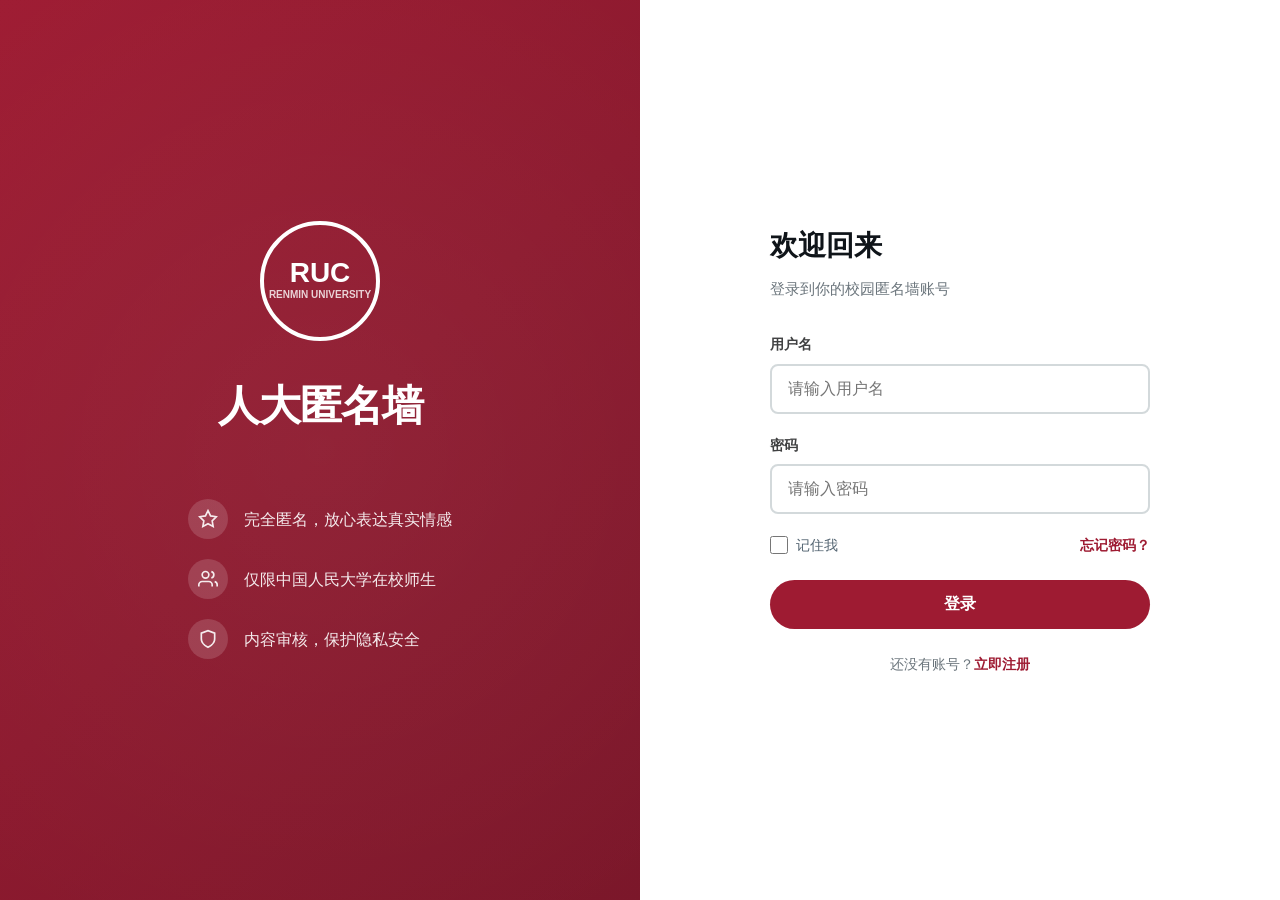
<file: explore.html>
<!DOCTYPE html>
<html lang="zh-CN">
<head>
  <meta charset="UTF-8">
  <meta name="viewport" content="width=device-width, initial-scale=1.0">
  <title>发现 - 人大匿名墙</title>
  <link rel="stylesheet" href="css/style.css">
  <link rel="icon" href="data:image/svg+xml,<svg xmlns='http://www.w3.org/2000/svg' viewBox='0 0 100 100'><text y='.9em' font-size='90'>🏛️</text></svg>">
</head>
<body>
  <div class="container">
    <div class="main-layout">
      <aside class="sidebar-left">
        <div class="logo-area">
          <svg width="50" height="50" viewBox="0 0 50 50" fill="none" xmlns="http://www.w3.org/2000/svg">
            <circle cx="25" cy="25" r="24" stroke="#9E1B32" stroke-width="2" fill="none"/>
            <text x="50%" y="55%" dominant-baseline="middle" text-anchor="middle" fill="#9E1B32" font-size="14" font-weight="900" font-family="Arial, sans-serif">RUC</text>
          </svg>
          <span class="logo-text">人大匿名墙</span>
        </div>
        <nav class="nav-links">
          <a href="index.html" class="nav-item" id="navHome">
            <svg viewBox="0 0 24 24" fill="none" stroke="currentColor" stroke-width="2"><path d="M3 9l9-7 9 7v11a2 2 0 0 1-2 2H5a2 2 0 0 1-2-2z"/><polyline points="9 22 9 12 15 12 15 22"/></svg>
            <span>首页</span>
          </a>
          <a href="explore.html" class="nav-item active" id="navExplore">
            <svg viewBox="0 0 24 24" fill="none" stroke="currentColor" stroke-width="2"><circle cx="11" cy="11" r="8"/><line x1="21" y1="21" x2="16.65" y2="16.65"/></svg>
            <span>发现</span>
          </a>
          <a href="notifications.html" class="nav-item" id="navNotifications">
            <svg viewBox="0 0 24 24" fill="none" stroke="currentColor" stroke-width="2"><path d="M18 8A6 6 0 0 0 6 8c0 7-3 9-3 9h18s-3-2-3-9"/><path d="M13.73 21a2 2 0 0 1-3.46 0"/></svg>
            <span>通知</span>
            <span class="notification-badge" id="notifBadge" style="display:none">0</span>
          </a>
          <a href="messages.html" class="nav-item" id="navMessages">
            <svg viewBox="0 0 24 24" fill="none" stroke="currentColor" stroke-width="2"><path d="M4 4h16c1.1 0 2 .9 2 2v12c0 1.1-.9 2-2 2H4c-1.1 0-2-.9-2-2V6c0-1.1.9-2 2-2z"/><polyline points="22,6 12,13 2,6"/></svg>
            <span>私信</span>
          </a>
          <a href="profile.html" class="nav-item" id="navProfile">
            <svg viewBox="0 0 24 24" fill="none" stroke="currentColor" stroke-width="2"><path d="M20 21v-2a4 4 0 0 0-4-4H8a4 4 0 0 0-4 4v2"/><circle cx="12" cy="7" r="4"/></svg>
            <span>我的发布</span>
          </a>
          <a href="settings.html" class="nav-item" id="navSettings">
            <svg viewBox="0 0 24 24" fill="none" stroke="currentColor" stroke-width="2"><circle cx="12" cy="12" r="3"/><path d="M19.4 15a1.65 1.65 0 0 0 .33 1.82l.06.06a2 2 0 0 1 0 2.83 2 2 0 0 1-2.83 0l-.06-.06a1.65 1.65 0 0 0-1.82-.33 1.65 1.65 0 0 0-1 1.51V21a2 2 0 0 1-2 2 2 2 0 0 1-2-2v-.09A1.65 1.65 0 0 0 9 19.4a1.65 1.65 0 0 0-1.82.33l-.06.06a2 2 0 0 1-2.83 0 2 2 0 0 1 0-2.83l.06-.06a1.65 1.65 0 0 0 .33-1.82 1.65 1.65 0 0 0-1.51-1H3a2 2 0 0 1-2-2 2 2 0 0 1 2-2h.09A1.65 1.65 0 0 0 4.6 9a1.65 1.65 0 0 0-.33-1.82l-.06-.06a2 2 0 0 1 0-2.83 2 2 0 0 1 2.83 0l.06.06a1.65 1.65 0 0 0 1.82.33H9a1.65 1.65 0 0 0 1-1.51V3a2 2 0 0 1 2-2 2 2 0 0 1 2 2v.09a1.65 1.65 0 0 0 1 1.51 1.65 1.65 0 0 0 1.82-.33l.06-.06a2 2 0 0 1 2.83 0 2 2 0 0 1 0 2.83l-.06.06a1.65 1.65 0 0 0-.33 1.82V9a1.65 1.65 0 0 0 1.51 1H21a2 2 0 0 1 2 2 2 2 0 0 1-2 2h-.09a1.65 1.65 0 0 0-1.51 1z"/></svg>
            <span>设置</span>
          </a>
        </nav>
        <div class="sidebar-bottom">
          <div class="user-menu" id="userMenu">
            <div class="avatar" id="userAvatar">?</div>
            <div class="user-info">
              <div class="user-name" id="userName">匿名用户</div>
              <div class="user-handle" id="userHandle">@anonymous</div>
            </div>
            <svg class="more-icon" viewBox="0 0 24 24" fill="none" stroke="currentColor" stroke-width="2"><circle cx="12" cy="12" r="1"/><circle cx="19" cy="12" r="1"/><circle cx="5" cy="12" r="1"/></svg>
          </div>
        </div>
      </aside>

      <main class="feed-main">
        <header class="feed-header">
          <h1>发现</h1>
        </header>

        <div class="feed-compose" style="padding: 16px;">
          <div class="search-box" style="position: relative; margin: 0;">
            <svg viewBox="0 0 24 24" fill="none" stroke="currentColor" stroke-width="2" style="position: absolute; left: 16px; top: 50%; transform: translateY(-50%); width: 20px; height: 20px; color: var(--gray-500);"><circle cx="11" cy="11" r="8"/><line x1="21" y1="21" x2="16.65" y2="16.65"/></svg>
            <input type="text" id="searchInput" placeholder="搜索匿名墙内容..." style="width: 100%; padding: 14px 16px 14px 48px; border: 1px solid var(--border); border-radius: 30px; background: var(--gray-100); font-size: 16px;">
          </div>
        </div>

        <div class="feed-divider"></div>

        <div id="searchResults">
          <div class="empty-state" id="emptyState">
            <div class="empty-icon">🔍</div>
            <h3>搜索内容</h3>
            <p>输入关键词搜索表白、秘密或提问</p>
          </div>
        </div>

        <div class="load-more" id="loadMoreArea" style="display:none">
          <button id="loadMoreBtn">加载更多</button>
        </div>
      </main>

      <aside class="sidebar-right">
        <div class="widget">
          <div class="widget-header">热门话题</div>
          <div class="widget-content">
            <div class="trending-item" data-tag="期末复习">
              <div class="trend-category">今日热议</div>
              <div class="trend-topic">#期末复习#</div>
              <div class="trend-count">328 条内容</div>
            </div>
            <div class="trending-item" data-tag="图书馆搭子">
              <div class="trend-category">校园生活</div>
              <div class="trend-topic">#图书馆搭子#</div>
              <div class="trend-count">156 条内容</div>
            </div>
            <div class="trending-item" data-tag="暗恋心事">
              <div class="trend-category">情感树洞</div>
              <div class="trend-topic">#暗恋心事#</div>
              <div class="trend-count">89 条内容</div>
            </div>
          </div>
        </div>

        <div class="footer-links">
          <a href="#">使用条款</a>
          <a href="#">隐私政策</a>
          <a href="#">联系我们</a>
          <a href="#">帮助中心</a>
          <span>© 2024 RUC Confession Wall</span>
        </div>
      </aside>
    </div>
  </div>

  <div class="modal-overlay" id="commentModal">
    <div class="modal comment-modal">
      <div class="modal-header">
        <h2>评论</h2>
        <button class="modal-close" id="closeCommentModal">
          <svg viewBox="0 0 24 24" fill="none" stroke="currentColor" stroke-width="2"><line x1="18" y1="6" x2="6" y2="18"/><line x1="6" y1="6" x2="18" y2="18"/></svg>
        </button>
      </div>
      <div class="modal-body">
        <div id="commentMessagePreview"></div>
        <div class="comment-list" id="commentList"></div>
      </div>
      <div class="comment-compose">
        <textarea id="commentInput" placeholder="写下你的评论..." maxlength="200"></textarea>
        <button class="btn btn-primary" id="submitComment">发送</button>
      </div>
    </div>
  </div>

  <div class="modal-overlay" id="userMenuModal">
    <div class="modal" style="max-width:300px;padding:8px">
      <div class="modal-header" style="padding:8px 12px">
        <h2 style="font-size:15px">账号</h2>
        <button class="modal-close" id="closeUserMenuModal">
          <svg viewBox="0 0 24 24" fill="none" stroke="currentColor" stroke-width="2"><line x1="18" y1="6" x2="6" y2="18"/><line x1="6" y1="6" x2="18" y2="18"/></svg>
        </button>
      </div>
      <div class="modal-body" style="padding:8px">
        <button class="btn btn-secondary" id="logoutBtn" style="width:100%;text-align:left;padding:12px 16px;border-radius:8px">
          退出登录
        </button>
      </div>
    </div>
  </div>

  <div class="toast-container" id="toastContainer"></div>
  <button class="scroll-to-top" id="scrollToTop">
    <svg viewBox="0 0 24 24" fill="none" stroke="currentColor" stroke-width="2"><line x1="12" y1="19" x2="12" y2="5"/><polyline points="5 12 12 5 19 12"/></svg>
  </button>

  <script type="module">
    import apiClient from './js/api/client.js';

    let currentPage = 1;
    let currentQuery = '';
    let isLoading = false;

    const searchInput = document.getElementById('searchInput');
    const searchResults = document.getElementById('searchResults');
    const emptyState = document.getElementById('emptyState');
    const loadMoreArea = document.getElementById('loadMoreArea');
    const loadMoreBtn = document.getElementById('loadMoreBtn');
    const commentModal = document.getElementById('commentModal');
    const commentList = document.getElementById('commentList');
    const commentInput = document.getElementById('commentInput');
    const submitComment = document.getElementById('submitComment');
    const commentMessagePreview = document.getElementById('commentMessagePreview');
    const userMenuModal = document.getElementById('userMenuModal');
    const userMenu = document.getElementById('userMenu');
    const toastContainer = document.getElementById('toastContainer');
    const scrollToTop = document.getElementById('scrollToTop');

    if (!apiClient.isLoggedIn()) {
      window.location.href = 'login.html';
    }

    if (apiClient.getUser()) {
      const user = apiClient.getUser();
      document.getElementById('userName').textContent = user.username || '匿名用户';
      document.getElementById('userHandle').textContent = '@' + (user.username || 'anonymous');
      document.getElementById('userAvatar').textContent = (user.username || 'A')[0].toUpperCase();
    }

    function showToast(message, type = 'default') {
      const toast = document.createElement('div');
      toast.className = `toast ${type}`;
      toast.textContent = message;
      toastContainer.appendChild(toast);
      setTimeout(() => toast.remove(), 3000);
    }

    function getTypeIcon(type) {
      const icons = {
        confession: '<svg viewBox="0 0 24 24" fill="none" stroke="currentColor" stroke-width="2" style="width:12px;height:12px"><path d="M20.84 4.61a5.5 5.5 0 0 0-7.78 0L12 5.67l-1.06-1.06a5.5 5.5 0 0 0-7.78 7.78l1.06 1.06L12 21.23l7.78-7.78 1.06-1.06a5.5 5.5 0 0 0 0-7.78z"/></svg>',
        secret: '<svg viewBox="0 0 24 24" fill="none" stroke="currentColor" stroke-width="2" style="width:12px;height:12px"><path d="M1 12s4-8 11-8 11 8 11 8-4 8-11 8-11-8-11-8z"/><circle cx="12" cy="12" r="3"/></svg>',
        question: '<svg viewBox="0 0 24 24" fill="none" stroke="currentColor" stroke-width="2" style="width:12px;height:12px"><circle cx="12" cy="12" r="10"/><path d="M9.09 9a3 3 0 0 1 5.83 1c0 2-3 3-3 3"/><line x1="12" y1="17" x2="12.01" y2="17"/></svg>'
      };
      return icons[type] || icons.confession;
    }

    function getTypeName(type) {
      const names = { confession: '表白', secret: '秘密', question: '提问' };
      return names[type] || '表白';
    }

    function formatTime(dateStr) {
      const date = new Date(dateStr);
      const now = new Date();
      const diff = (now - date) / 1000;
      if (diff < 60) return '刚刚';
      if (diff < 3600) return Math.floor(diff / 60) + '分钟前';
      if (diff < 86400) return Math.floor(diff / 3600) + '小时前';
      if (diff < 604800) return Math.floor(diff / 86400) + '天前';
      return date.toLocaleDateString('zh-CN');
    }

    function escapeHtml(text) {
      const div = document.createElement('div');
      div.textContent = text;
      return div.innerHTML;
    }

    function renderTweet(msg) {
      const typeLabel = getTypeName(msg.type);
      const typeIcon = getTypeIcon(msg.type);
      const avatarChar = msg.type === 'confession' ? '❤' : msg.type === 'secret' ? '👁' : '?';

      return `
        <article class="tweet" data-id="${msg.id}">
          <div class="tweet-main">
            <div class="tweet-avatar">${avatarChar}</div>
            <div class="tweet-content">
              <div class="tweet-header">
                <span class="tweet-author">匿名用户</span>
                <span class="tweet-time">${formatTime(msg.created_at)}</span>
                <span class="tweet-type-badge ${msg.type}">${typeIcon} ${typeLabel}</span>
              </div>
              <p class="tweet-text">${escapeHtml(msg.content)}</p>
              <div class="tweet-actions">
                <button class="tweet-action comment" data-action="comment" data-id="${msg.id}">
                  <svg viewBox="0 0 24 24" fill="none" stroke="currentColor" stroke-width="2"><path d="M21 11.5a8.38 8.38 0 0 1-.9 3.8 8.5 8.5 0 0 1-7.6 4.7 8.38 8.38 0 0 1-3.8-.9L3 21l1.9-5.7a8.38 8.38 0 0 1-.9-3.8 8.5 8.5 0 0 1 4.7-7.6 8.38 8.38 0 0 1 3.8-.9h.5a8.48 8.48 0 0 1 8 8v.5z"/></svg>
                  <span>${msg.comment_count || 0}</span>
                </button>
                <button class="tweet-action like ${msg.is_liked ? 'liked' : ''}" data-action="like" data-id="${msg.id}">
                  <svg viewBox="0 0 24 24" fill="${msg.is_liked ? 'currentColor' : 'none'}" stroke="currentColor" stroke-width="2"><path d="M20.84 4.61a5.5 5.5 0 0 0-7.78 0L12 5.67l-1.06-1.06a5.5 5.5 0 0 0-7.78 7.78l1.06 1.06L12 21.23l7.78-7.78 1.06-1.06a5.5 5.5 0 0 0 0-7.78z"/></svg>
                  <span>${msg.like_count || 0}</span>
                </button>
                <button class="tweet-action share" data-action="share" data-id="${msg.id}">
                  <svg viewBox="0 0 24 24" fill="none" stroke="currentColor" stroke-width="2"><circle cx="18" cy="5" r="3"/><circle cx="6" cy="12" r="3"/><circle cx="18" cy="19" r="3"/><line x1="8.59" y1="13.51" x2="15.42" y2="17.49"/><line x1="15.41" y1="6.51" x2="8.59" y2="10.49"/></svg>
                  <span>分享</span>
                </button>
              </div>
            </div>
          </div>
        </article>
      `;
    }

    async function search(query, page = 1, append = false) {
      if (isLoading) return;
      isLoading = true;

      if (!append) {
        searchResults.innerHTML = '<div class="loading-spinner"><div class="spinner"></div></div>';
      }

      try {
        const result = await apiClient.searchMessages(query, { page, limit: 20 });

        if (result.code === 200 && result.data) {
          const { messages } = result.data;

          if (!append) {
            searchResults.innerHTML = '';
          }

          if (messages && messages.length > 0) {
            searchResults.innerHTML += messages.map(renderTweet).join('');
            loadMoreArea.style.display = messages.length === 20 ? 'block' : 'none';
            attachTweetListeners();
          } else if (!append) {
            searchResults.innerHTML = `
              <div class="empty-state">
                <div class="empty-icon">🔍</div>
                <h3>没有找到相关结果</h3>
                <p>换个关键词试试吧</p>
              </div>
            `;
            loadMoreArea.style.display = 'none';
          }
        }
      } catch (error) {
        showToast('网络错误，请稍后重试', 'error');
      } finally {
        isLoading = false;
      }
    }

    let searchTimeout;
    searchInput.addEventListener('input', () => {
      clearTimeout(searchTimeout);
      currentQuery = searchInput.value.trim();
      if (currentQuery.length < 2) {
        searchResults.innerHTML = `
          <div class="empty-state" id="emptyState">
            <div class="empty-icon">🔍</div>
            <h3>搜索内容</h3>
            <p>输入关键词搜索表白、秘密或提问</p>
          </div>
        `;
        loadMoreArea.style.display = 'none';
        return;
      }
      searchTimeout = setTimeout(() => {
        currentPage = 1;
        search(currentQuery, 1, false);
      }, 300);
    });

    loadMoreBtn.addEventListener('click', () => {
      currentPage++;
      search(currentQuery, currentPage, true);
    });

    function attachTweetListeners() {
      document.querySelectorAll('.tweet').forEach(tweet => {
        const id = tweet.dataset.id;

        tweet.querySelector('[data-action="like"]').addEventListener('click', async (e) => {
          e.stopPropagation();
          if (!apiClient.isLoggedIn()) {
            showToast('请先登录', 'warning');
            window.location.href = 'login.html';
            return;
          }
          const btn = tweet.querySelector('.like');
          const span = btn.querySelector('span');
          const svg = btn.querySelector('svg');
          const wasLiked = btn.classList.contains('liked');
          const oldCount = parseInt(span.textContent) || 0;

          btn.classList.toggle('liked');
          svg.setAttribute('fill', wasLiked ? 'none' : 'currentColor');
          span.textContent = wasLiked ? oldCount - 1 : oldCount + 1;

          try {
            const result = await apiClient.likeMessage(id);
            if (result.code !== 200) {
              btn.classList.toggle('liked');
              svg.setAttribute('fill', wasLiked ? 'currentColor' : 'none');
              span.textContent = oldCount;
            }
          } catch {
            btn.classList.toggle('liked');
            svg.setAttribute('fill', wasLiked ? 'currentColor' : 'none');
            span.textContent = oldCount;
          }
        });

        tweet.querySelector('[data-action="comment"]').addEventListener('click', async (e) => {
          e.stopPropagation();
          currentMessageId = id;
          const content = tweet.querySelector('.tweet-text').textContent;
          const type = tweet.querySelector('.tweet-type-badge').className.split(' ').find(c => ['confession', 'secret', 'question'].includes(c));
          commentMessagePreview.innerHTML = `
            <div style="padding:8px 0 16px;font-size:14px;color:var(--gray-500);border-bottom:1px solid var(--gray-200);margin-bottom:12px">
              <span class="tweet-type-badge ${type}">${getTypeIcon(type)} ${getTypeName(type)}</span>
              <span style="margin-left:8px">${escapeHtml(content.substring(0, 50))}${content.length > 50 ? '...' : ''}</span>
            </div>
          `;
          commentList.innerHTML = '<div class="loading-spinner"><div class="spinner"></div></div>';
          commentModal.classList.add('active');

          try {
            const result = await apiClient.getComments(id);
            if (result.code === 200 && result.data && result.data.comments) {
              if (result.data.comments.length > 0) {
                commentList.innerHTML = result.data.comments.map(c => `
                  <div class="comment-item">
                    <div class="comment-author">热心同学</div>
                    <div class="comment-content">${escapeHtml(c.content)}</div>
                    <div class="comment-time">${formatTime(c.created_at)}</div>
                  </div>
                `).join('');
              } else {
                commentList.innerHTML = '<div style="padding:20px;text-align:center;color:var(--gray-400)">暂无评论，快来抢沙发！</div>';
              }
            }
          } catch {
            commentList.innerHTML = '<div style="padding:20px;text-align:center;color:var(--red)">加载评论失败</div>';
          }
        });

        tweet.querySelector('[data-action="share"]').addEventListener('click', (e) => {
          e.stopPropagation();
          if (navigator.share) {
            navigator.share({ title: '人大匿名墙', text: '来看看这个有趣的内容！' });
          } else {
            navigator.clipboard.writeText(window.location.origin + '?msg=' + id);
            showToast('链接已复制到剪贴板', 'success');
          }
        });
      });
    }

    let currentMessageId = null;

    document.getElementById('closeCommentModal').addEventListener('click', () => {
      commentModal.classList.remove('active');
      currentMessageId = null;
    });

    commentModal.addEventListener('click', (e) => {
      if (e.target === commentModal) commentModal.classList.remove('active');
    });

    submitComment.addEventListener('click', async () => {
      const content = commentInput.value.trim();
      if (!content) {
        showToast('请输入评论', 'warning');
        return;
      }
      if (!currentMessageId) return;

      submitComment.disabled = true;

      try {
        const result = await apiClient.createComment(currentMessageId, { content });
        if (result.code === 201) {
          commentInput.value = '';
          const newComment = document.createElement('div');
          newComment.className = 'comment-item';
          newComment.innerHTML = `
            <div class="comment-author">热心同学</div>
            <div class="comment-content">${escapeHtml(content)}</div>
            <div class="comment-time">刚刚</div>
          `;
          const emptyMsg = commentList.querySelector('div[style*="暂无评论"]');
          if (emptyMsg) emptyMsg.remove();
          commentList.appendChild(newComment);
          showToast('评论成功！', 'success');

          const tweet = document.querySelector(`.tweet[data-id="${currentMessageId}"]`);
          if (tweet) {
            const commentBtn = tweet.querySelector('.comment span');
            const count = parseInt(commentBtn.textContent) || 0;
            commentBtn.textContent = count + 1;
          }
        } else {
          showToast(result.message || '评论失败', 'error');
        }
      } catch {
        showToast('网络错误，请稍后重试', 'error');
      } finally {
        submitComment.disabled = false;
      }
    });

    userMenu.addEventListener('click', () => {
      userMenuModal.classList.add('active');
    });

    document.getElementById('closeUserMenuModal').addEventListener('click', () => {
      userMenuModal.classList.remove('active');
    });

    userMenuModal.addEventListener('click', (e) => {
      if (e.target === userMenuModal) userMenuModal.classList.remove('active');
    });

    document.getElementById('logoutBtn').addEventListener('click', async () => {
      await apiClient.logout();
      showToast('已退出登录', 'success');
      setTimeout(() => { window.location.href = 'login.html'; }, 800);
    });

    document.querySelectorAll('.trending-item').forEach(item => {
      item.addEventListener('click', () => {
        const tag = item.dataset.tag;
        searchInput.value = tag;
        currentQuery = tag;
        currentPage = 1;
        search(tag, 1, false);
      });
    });

    window.addEventListener('scroll', () => {
      scrollToTop.classList.toggle('visible', window.scrollY > 300);
    });

    scrollToTop.addEventListener('click', () => {
      window.scrollTo({ top: 0, behavior: 'smooth' });
    });
  </script>
</body>
</html>
</file>
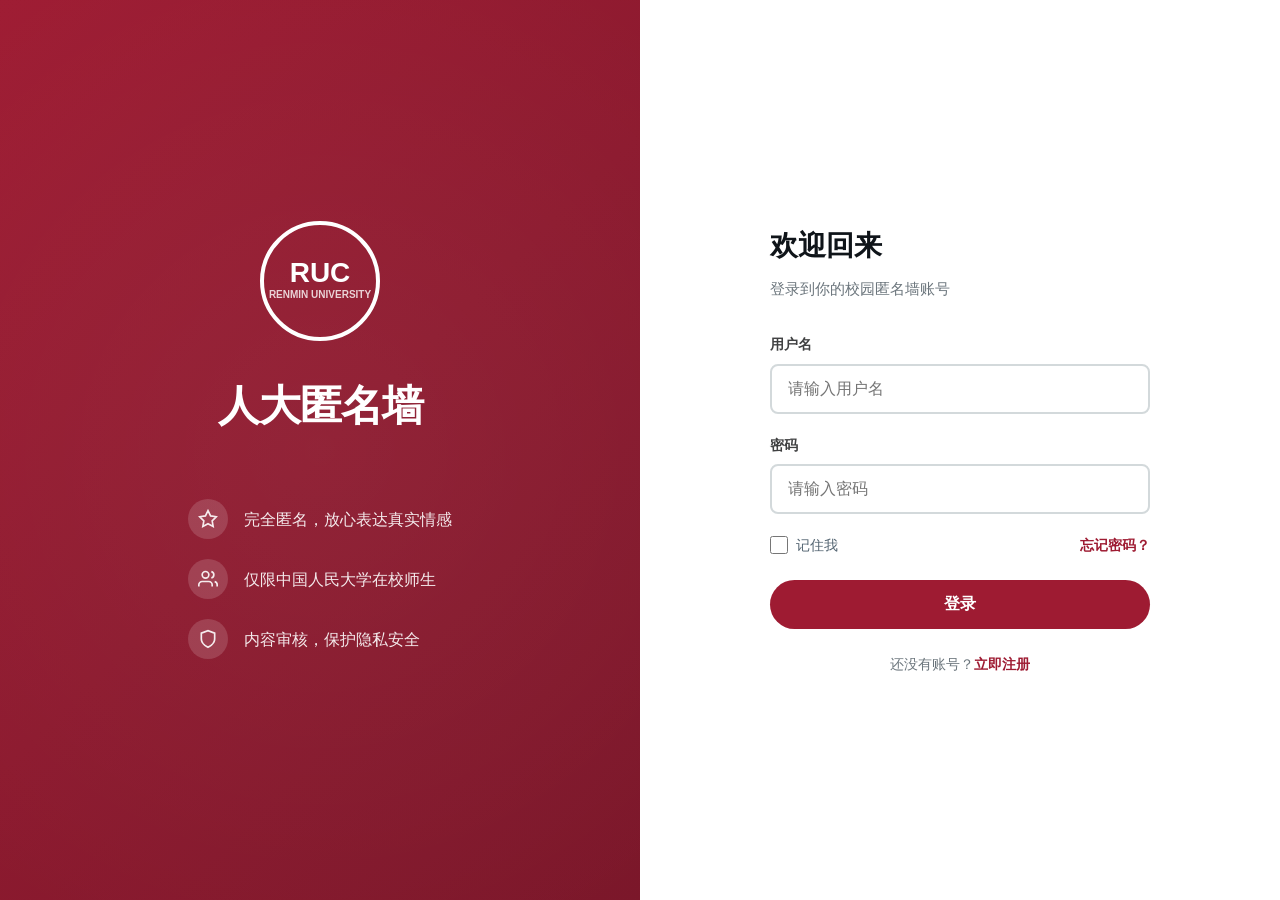
<file: login.html>
<!DOCTYPE html>
<html lang="zh-CN">
<head>
  <meta charset="UTF-8">
  <meta name="viewport" content="width=device-width, initial-scale=1.0">
  <title>登录 - 人大匿名墙</title>
  <link rel="stylesheet" href="css/style.css">
  <link rel="icon" href="data:image/svg+xml,<svg xmlns='http://www.w3.org/2000/svg' viewBox='0 0 100 100'><text y='.9em' font-size='90'>🏛️</text></svg>">
</head>
<body>
  <div class="login-page">
    <div class="login-left">
      <div class="login-brand">
        <svg width="120" height="120" viewBox="0 0 120 120" fill="none" xmlns="http://www.w3.org/2000/svg" style="margin-bottom:24px">
          <circle cx="60" cy="60" r="58" stroke="white" stroke-width="4" fill="none"/>
          <text x="50%" y="45%" dominant-baseline="middle" text-anchor="middle" fill="white" font-size="28" font-weight="900" font-family="Arial, sans-serif">RUC</text>
          <text x="50%" y="62%" dominant-baseline="middle" text-anchor="middle" fill="rgba(255,255,255,0.8)" font-size="10" font-weight="600" font-family="Arial, sans-serif">RENMIN UNIVERSITY</text>
        </svg>
        <h1>人大匿名墙</h1>
      </div>
      <div class="login-features">
        <div class="feature-item">
          <div class="feature-icon">
            <svg viewBox="0 0 24 24" fill="none" stroke="currentColor" stroke-width="2"><path d="M12 2l3.09 6.26L22 9.27l-5 4.87 1.18 6.88L12 17.77l-6.18 3.25L7 14.14 2 9.27l6.91-1.01L12 2z"/></></svg>
          </div>
          <span>完全匿名，放心表达真实情感</span>
        </div>
        <div class="feature-item">
          <div class="feature-icon">
            <svg viewBox="0 0 24 24" fill="none" stroke="currentColor" stroke-width="2"><path d="M17 21v-2a4 4 0 0 0-4-4H5a4 4 0 0 0-4 4v2"/><circle cx="9" cy="7" r="4"/><path d="M23 21v-2a4 4 0 0 0-3-3.87"/><path d="M16 3.13a4 4 0 0 1 0 7.75"/></svg>
          </div>
          <span>仅限中国人民大学在校师生</span>
        </div>
        <div class="feature-item">
          <div class="feature-icon">
            <svg viewBox="0 0 24 24" fill="none" stroke="currentColor" stroke-width="2"><path d="M12 22s8-4 8-10V5l-8-3-8 3v7c0 6 8 10 8 10z"/></svg>
          </div>
          <span>内容审核，保护隐私安全</span>
        </div>
      </div>
    </div>
    <div class="login-right">
      <div class="login-form-container">
        <h2 class="form-title">欢迎回来</h2>
        <p class="form-subtitle">登录到你的校园匿名墙账号</p>
        <form class="login-form" id="loginForm" novalidate>
          <div class="form-group">
            <label class="form-label" for="username">用户名</label>
            <input type="text" id="username" name="username" class="form-input" placeholder="请输入用户名" autocomplete="username" required>
            <p class="form-error" id="usernameError">请输入用户名</p>
          </div>
          <div class="form-group">
            <label class="form-label" for="password">密码</label>
            <input type="password" id="password" name="password" class="form-input" placeholder="请输入密码" autocomplete="current-password" required>
            <p class="form-error" id="passwordError">请输入密码</p>
          </div>
          <div class="form-options">
            <label class="remember-me">
              <input type="checkbox" id="rememberMe" name="rememberMe">
              <span>记住我</span>
            </label>
            <a href="#" class="forgot-link" id="forgotPassword">忘记密码？</a>
          </div>
          <button type="submit" class="submit-btn" id="submitBtn">登录</button>
          <p class="register-hint">
            还没有账号？<a href="#" id="registerLink">立即注册</a>
          </p>
        </form>
      </div>
    </div>
  </div>

  <div class="toast-container" id="toastContainer"></div>

  <script type="module">
    import apiClient from './js/api/client.js';

    const form = document.getElementById('loginForm');
    const usernameInput = document.getElementById('username');
    const passwordInput = document.getElementById('password');
    const submitBtn = document.getElementById('submitBtn');
    const usernameError = document.getElementById('usernameError');
    const passwordError = document.getElementById('passwordError');
    const toastContainer = document.getElementById('toastContainer');

    function showToast(message, type = 'default') {
      const toast = document.createElement('div');
      toast.className = `toast ${type}`;
      toast.textContent = message;
      toastContainer.appendChild(toast);
      setTimeout(() => toast.remove(), 3000);
    }

    function showError(input, errorEl, show) {
      if (show) {
        input.classList.add('error');
        errorEl.classList.add('visible');
      } else {
        input.classList.remove('error');
        errorEl.classList.remove('visible');
      }
    }

    function validateForm() {
      let valid = true;
      if (!usernameInput.value.trim()) {
        showError(usernameInput, usernameError, true);
        valid = false;
      } else {
        showError(usernameInput, usernameError, false);
      }
      if (!passwordInput.value) {
        showError(passwordInput, passwordError, true);
        valid = false;
      } else {
        showError(passwordInput, passwordError, false);
      }
      return valid;
    }

    usernameInput.addEventListener('input', () => showError(usernameInput, usernameError, false));
    passwordInput.addEventListener('input', () => showError(passwordInput, passwordError, false));

    if (localStorage.getItem('rememberedUser')) {
      usernameInput.value = localStorage.getItem('rememberedUser');
      document.getElementById('rememberMe').checked = true;
    }

    form.addEventListener('submit', async (e) => {
      e.preventDefault();
      if (!validateForm()) return;

      submitBtn.disabled = true;
      submitBtn.textContent = '登录中...';

      try {
        const result = await apiClient.login({
          username: usernameInput.value.trim(),
          password: passwordInput.value
        });

        if (result.code === 200 && result.data) {
          const { token, user, expires_in } = result.data;
          apiClient.setToken(token, localStorage.getItem('refresh_token') || token, expires_in);
          apiClient.setUser(user);

          if (document.getElementById('rememberMe').checked) {
            localStorage.setItem('rememberedUser', usernameInput.value.trim());
          } else {
            localStorage.removeItem('rememberedUser');
          }

          showToast('登录成功！正在跳转...', 'success');
          setTimeout(() => {
            window.location.href = 'index.html';
          }, 800);
        } else {
          showToast(result.message || '登录失败，请检查用户名和密码', 'error');
          showError(usernameInput, usernameError, true);
          showError(passwordInput, passwordError, true);
        }
      } catch (error) {
        showToast('网络错误，请稍后重试', 'error');
      } finally {
        submitBtn.disabled = false;
        submitBtn.textContent = '登录';
      }
    });

    document.getElementById('forgotPassword').addEventListener('click', (e) => {
      e.preventDefault();
      showToast('请联系管理员重置密码', 'warning');
    });

    document.getElementById('registerLink').addEventListener('click', (e) => {
      e.preventDefault();
      window.location.href = 'register.html';
    });
  </script>
</body>
</html>
</file>
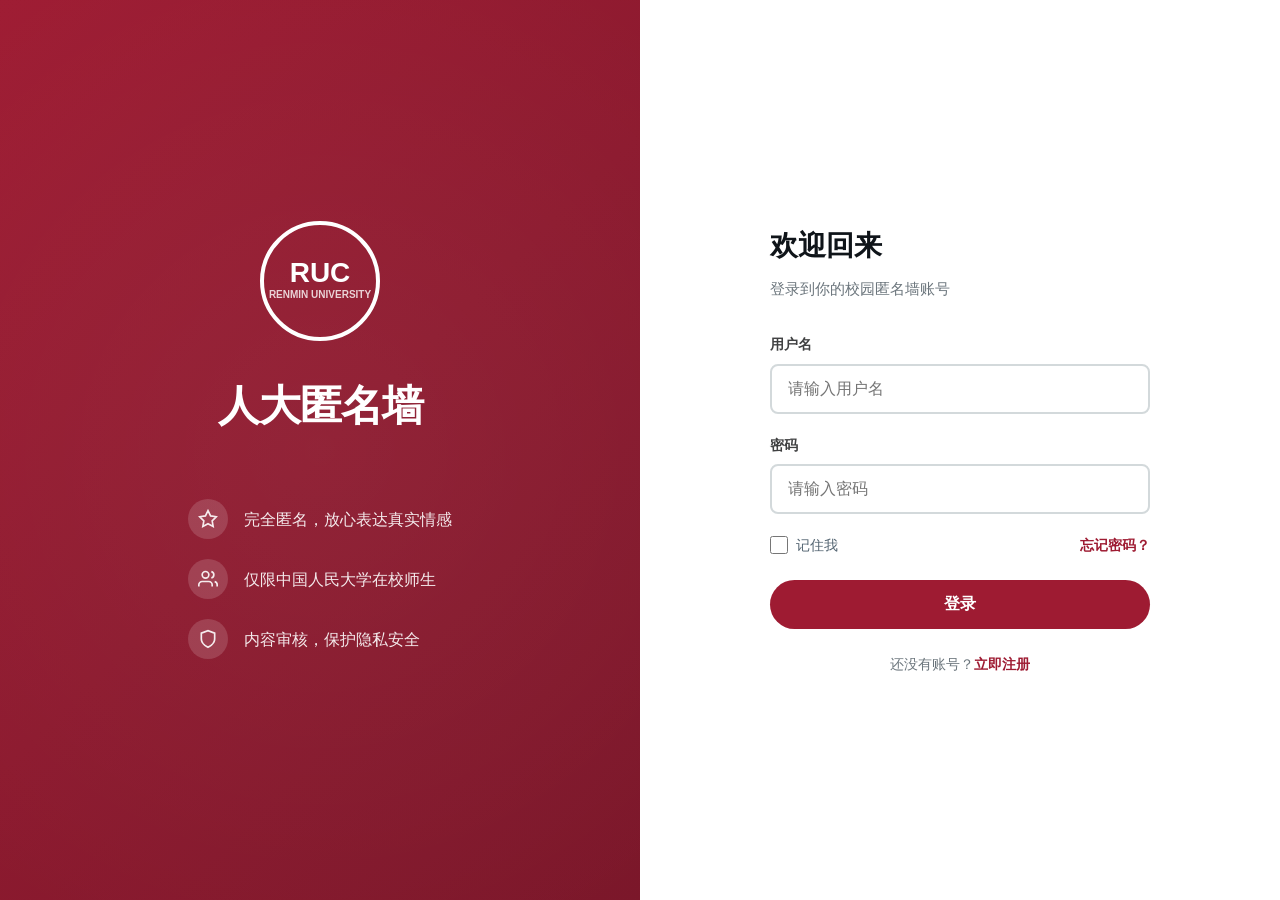
<file: messages.html>
<!DOCTYPE html>
<html lang="zh-CN">
<head>
  <meta charset="UTF-8">
  <meta name="viewport" content="width=device-width, initial-scale=1.0">
  <title>私信 - 人大匿名墙</title>
  <link rel="stylesheet" href="css/style.css">
  <link rel="icon" href="data:image/svg+xml,<svg xmlns='http://www.w3.org/2000/svg' viewBox='0 0 100 100'><text y='.9em' font-size='90'>🏛️</text></svg>">
</head>
<body>
  <div class="container">
    <div class="main-layout">
      <aside class="sidebar-left">
        <div class="logo-area">
          <svg width="50" height="50" viewBox="0 0 50 50" fill="none" xmlns="http://www.w3.org/2000/svg">
            <circle cx="25" cy="25" r="24" stroke="#9E1B32" stroke-width="2" fill="none"/>
            <text x="50%" y="55%" dominant-baseline="middle" text-anchor="middle" fill="#9E1B32" font-size="14" font-weight="900" font-family="Arial, sans-serif">RUC</text>
          </svg>
          <span class="logo-text">人大匿名墙</span>
        </div>
        <nav class="nav-links">
          <a href="index.html" class="nav-item" id="navHome">
            <svg viewBox="0 0 24 24" fill="none" stroke="currentColor" stroke-width="2"><path d="M3 9l9-7 9 7v11a2 2 0 0 1-2 2H5a2 2 0 0 1-2-2z"/><polyline points="9 22 9 12 15 12 15 22"/></svg>
            <span>首页</span>
          </a>
          <a href="explore.html" class="nav-item" id="navExplore">
            <svg viewBox="0 0 24 24" fill="none" stroke="currentColor" stroke-width="2"><circle cx="11" cy="11" r="8"/><line x1="21" y1="21" x2="16.65" y2="16.65"/></svg>
            <span>发现</span>
          </a>
          <a href="notifications.html" class="nav-item" id="navNotifications">
            <svg viewBox="0 0 24 24" fill="none" stroke="currentColor" stroke-width="2"><path d="M18 8A6 6 0 0 0 6 8c0 7-3 9-3 9h18s-3-2-3-9"/><path d="M13.73 21a2 2 0 0 1-3.46 0"/></svg>
            <span>通知</span>
            <span class="notification-badge" id="notifBadge" style="display:none">0</span>
          </a>
          <a href="messages.html" class="nav-item active" id="navMessages">
            <svg viewBox="0 0 24 24" fill="none" stroke="currentColor" stroke-width="2"><path d="M4 4h16c1.1 0 2 .9 2 2v12c0 1.1-.9 2-2 2H4c-1.1 0-2-.9-2-2V6c0-1.1.9-2 2-2z"/><polyline points="22,6 12,13 2,6"/></svg>
            <span>私信</span>
          </a>
          <a href="profile.html" class="nav-item" id="navProfile">
            <svg viewBox="0 0 24 24" fill="none" stroke="currentColor" stroke-width="2"><path d="M20 21v-2a4 4 0 0 0-4-4H8a4 4 0 0 0-4 4v2"/><circle cx="12" cy="7" r="4"/></svg>
            <span>我的发布</span>
          </a>
          <a href="settings.html" class="nav-item" id="navSettings">
            <svg viewBox="0 0 24 24" fill="none" stroke="currentColor" stroke-width="2"><circle cx="12" cy="12" r="3"/><path d="M19.4 15a1.65 1.65 0 0 0 .33 1.82l.06.06a2 2 0 0 1 0 2.83 2 2 0 0 1-2.83 0l-.06-.06a1.65 1.65 0 0 0-1.82-.33 1.65 1.65 0 0 0-1 1.51V21a2 2 0 0 1-2 2 2 2 0 0 1-2-2v-.09A1.65 1.65 0 0 0 9 19.4a1.65 1.65 0 0 0-1.82.33l-.06.06a2 2 0 0 1-2.83 0 2 2 0 0 1 0-2.83l.06-.06a1.65 1.65 0 0 0 .33-1.82 1.65 1.65 0 0 0-1.51-1H3a2 2 0 0 1-2-2 2 2 0 0 1 2-2h.09A1.65 1.65 0 0 0 4.6 9a1.65 1.65 0 0 0-.33-1.82l-.06-.06a2 2 0 0 1 0-2.83 2 2 0 0 1 2.83 0l.06.06a1.65 1.65 0 0 0 1.82.33H9a1.65 1.65 0 0 0 1-1.51V3a2 2 0 0 1 2-2 2 2 0 0 1 2 2v.09a1.65 1.65 0 0 0 1 1.51 1.65 1.65 0 0 0 1.82-.33l.06-.06a2 2 0 0 1 2.83 0 2 2 0 0 1 0 2.83l-.06.06a1.65 1.65 0 0 0-.33 1.82V9a1.65 1.65 0 0 0 1.51 1H21a2 2 0 0 1 2 2 2 2 0 0 1-2 2h-.09a1.65 1.65 0 0 0-1.51 1z"/></svg>
            <span>设置</span>
          </a>
        </nav>
        <div class="sidebar-bottom">
          <div class="user-menu" id="userMenu">
            <div class="avatar" id="userAvatar">?</div>
            <div class="user-info">
              <div class="user-name" id="userName">匿名用户</div>
              <div class="user-handle" id="userHandle">@anonymous</div>
            </div>
            <svg class="more-icon" viewBox="0 0 24 24" fill="none" stroke="currentColor" stroke-width="2"><circle cx="12" cy="12" r="1"/><circle cx="19" cy="12" r="1"/><circle cx="5" cy="12" r="1"/></svg>
          </div>
        </div>
      </aside>

      <main class="feed-main">
        <header class="feed-header">
          <h1>私信</h1>
        </header>

        <div id="conversationList">
          <div class="loading-spinner"><div class="spinner"></div></div>
        </div>

        <div class="load-more" id="loadMoreArea" style="display:none">
          <button id="loadMoreBtn">加载更多</button>
        </div>
      </main>

      <aside class="sidebar-right">
        <div class="widget">
          <div class="widget-header">私信说明</div>
          <div class="widget-content">
            <div class="rules-item">
              <div class="rule-icon">
                <svg width="16" height="16" viewBox="0 0 24 24" fill="none" stroke="currentColor" stroke-width="2"><path d="M12 22s8-4 8-10V5l-8-3-8 3v7c0 6 8 10 8 10z"/></svg>
              </div>
              <div class="rule-text">
                <div class="rule-title">隐私保护</div>
                <div class="rule-desc">私信内容仅双方可见</div>
              </div>
            </div>
            <div class="rules-item">
              <div class="rule-icon">
                <svg width="16" height="16" viewBox="0 0 24 24" fill="none" stroke="currentColor" stroke-width="2"><rect x="3" y="11" width="18" height="11" rx="2" ry="2"/><path d="M7 11V7a5 5 0 0 1 10 0v4"/></svg>
              </div>
              <div class="rule-text">
                <div class="rule-title">文明交流</div>
                <div class="rule-desc">请友善沟通，文明用语</div>
              </div>
            </div>
          </div>
        </div>

        <div class="footer-links">
          <a href="#">使用条款</a>
          <a href="#">隐私政策</a>
          <a href="#">联系我们</a>
          <a href="#">帮助中心</a>
          <span>© 2024 RUC Confession Wall</span>
        </div>
      </aside>
    </div>
  </div>

  <div class="modal-overlay" id="chatModal">
    <div class="modal" style="max-width:500px;height:70vh;display:flex;flex-direction:column">
      <div class="modal-header">
        <h2 id="chatTitle">聊天</h2>
        <button class="modal-close" id="closeChatModal">
          <svg viewBox="0 0 24 24" fill="none" stroke="currentColor" stroke-width="2"><line x1="18" y1="6" x2="6" y2="18"/><line x1="6" y1="6" x2="18" y2="18"/></svg>
        </button>
      </div>
      <div class="modal-body" id="chatMessages" style="flex:1;overflow-y:auto;padding:16px;display:flex;flex-direction:column;gap:12px">
      </div>
      <div class="comment-compose" style="border-top:1px solid var(--border);padding:12px 16px">
        <textarea id="messageInput" placeholder="输入消息..." maxlength="500" style="width:100%;border:1px solid var(--gray-200);border-radius:8px;padding:10px 14px;resize:none;min-height:60px;font-size:14px"></textarea>
        <button class="btn btn-primary" id="sendMessage" style="margin-top:8px;width:100%">发送</button>
      </div>
    </div>
  </div>

  <div class="modal-overlay" id="userMenuModal">
    <div class="modal" style="max-width:300px;padding:8px">
      <div class="modal-header" style="padding:8px 12px">
        <h2 style="font-size:15px">账号</h2>
        <button class="modal-close" id="closeUserMenuModal">
          <svg viewBox="0 0 24 24" fill="none" stroke="currentColor" stroke-width="2"><line x1="18" y1="6" x2="6" y2="18"/><line x1="6" y1="6" x2="18" y2="18"/></svg>
        </button>
      </div>
      <div class="modal-body" style="padding:8px">
        <button class="btn btn-secondary" id="logoutBtn" style="width:100%;text-align:left;padding:12px 16px;border-radius:8px">
          退出登录
        </button>
      </div>
    </div>
  </div>

  <div class="toast-container" id="toastContainer"></div>
  <button class="scroll-to-top" id="scrollToTop">
    <svg viewBox="0 0 24 24" fill="none" stroke="currentColor" stroke-width="2"><line x1="12" y1="19" x2="12" y2="5"/><polyline points="5 12 12 5 19 12"/></svg>
  </button>

  <script type="module">
    import apiClient from './js/api/client.js';

    let currentPage = 1;
    let isLoading = false;
    let currentChatUserId = null;
    let currentChatUserName = null;

    const conversationList = document.getElementById('conversationList');
    const loadMoreArea = document.getElementById('loadMoreArea');
    const loadMoreBtn = document.getElementById('loadMoreBtn');
    const chatModal = document.getElementById('chatModal');
    const chatMessages = document.getElementById('chatMessages');
    const chatTitle = document.getElementById('chatTitle');
    const messageInput = document.getElementById('messageInput');
    const sendMessageBtn = document.getElementById('sendMessage');
    const userMenuModal = document.getElementById('userMenuModal');
    const userMenu = document.getElementById('userMenu');
    const toastContainer = document.getElementById('toastContainer');
    const scrollToTop = document.getElementById('scrollToTop');

    if (!apiClient.isLoggedIn()) {
      window.location.href = 'login.html';
    }

    const currentUser = apiClient.getUser();

    if (currentUser) {
      document.getElementById('userName').textContent = currentUser.username || '匿名用户';
      document.getElementById('userHandle').textContent = '@' + (currentUser.username || 'anonymous');
      document.getElementById('userAvatar').textContent = (currentUser.username || 'A')[0].toUpperCase();
    }

    function showToast(message, type = 'default') {
      const toast = document.createElement('div');
      toast.className = `toast ${type}`;
      toast.textContent = message;
      toastContainer.appendChild(toast);
      setTimeout(() => toast.remove(), 3000);
    }

    function formatTime(dateStr) {
      const date = new Date(dateStr);
      const now = new Date();
      const diff = (now - date) / 1000;
      if (diff < 60) return '刚刚';
      if (diff < 3600) return Math.floor(diff / 60) + '分钟前';
      if (diff < 86400) return Math.floor(diff / 3600) + '小时前';
      if (diff < 604800) return Math.floor(diff / 86400) + '天前';
      return date.toLocaleDateString('zh-CN');
    }

    function escapeHtml(text) {
      const div = document.createElement('div');
      div.textContent = text;
      return div.innerHTML;
    }

    function renderConversation(conv) {
      const avatar = conv.user.username ? conv.user.username[0].toUpperCase() : '?';
      return `
        <div class="conversation-item" data-user-id="${conv.user.id}" data-username="${escapeHtml(conv.user.username)}">
          <div class="conversation-avatar">${avatar}</div>
          <div class="conversation-content">
            <div class="conversation-header">
              <span class="conversation-name">${escapeHtml(conv.user.username)}</span>
              <span class="conversation-time">${formatTime(conv.last_message_time)}</span>
            </div>
            <div class="conversation-preview">${escapeHtml(conv.last_message)}</div>
          </div>
          ${conv.unread_count > 0 ? `<span class="notification-badge">${conv.unread_count}</span>` : ''}
        </div>
      `;
    }

    async function loadConversations(page = 1, append = false) {
      if (isLoading) return;
      isLoading = true;

      if (!append) {
        conversationList.innerHTML = '<div class="loading-spinner"><div class="spinner"></div></div>';
      }

      try {
        const result = await apiClient.getConversations({ page, limit: 20 });

        if (result.code === 200 && result.data) {
          const { conversations } = result.data;

          if (!append) {
            conversationList.innerHTML = '';
          }

          if (conversations && conversations.length > 0) {
            conversationList.innerHTML += conversations.map(renderConversation).join('');
            loadMoreArea.style.display = conversations.length === 20 ? 'block' : 'none';
            attachConversationListeners();
          } else if (!append) {
            conversationList.innerHTML = `
              <div class="empty-state">
                <div class="empty-icon">💬</div>
                <h3>暂无私信</h3>
                <p>还没有任何私信对话</p>
              </div>
            `;
            loadMoreArea.style.display = 'none';
          }
        }
      } catch (error) {
        showToast('网络错误，请稍后重试', 'error');
      } finally {
        isLoading = false;
      }
    }

    async function loadChatMessages(userId, username) {
      chatTitle.textContent = username;
      chatMessages.innerHTML = '<div class="loading-spinner"><div class="spinner"></div></div>';
      chatModal.classList.add('active');

      try {
        const result = await apiClient.getConversation(userId, { limit: 50 });

        if (result.code === 200 && result.data) {
          const { messages, user } = result.data;

          if (messages && messages.length > 0) {
            chatMessages.innerHTML = messages.map(msg => {
              const isMe = msg.sender_id === currentUser.id;
              return `
                <div class="chat-message ${isMe ? 'sent' : 'received'}">
                  <div class="chat-bubble">${escapeHtml(msg.content)}</div>
                  <div class="chat-time">${formatTime(msg.created_at)}</div>
                </div>
              `;
            }).join('');
            chatMessages.scrollTop = chatMessages.scrollHeight;
          } else {
            chatMessages.innerHTML = '<div style="text-align:center;color:var(--gray-400);padding:40px">暂无消息，开始对话吧</div>';
          }
        }
      } catch (error) {
        chatMessages.innerHTML = '<div style="text-align:center;color:var(--red);padding:40px">加载失败</div>';
      }
    }

    function attachConversationListeners() {
      document.querySelectorAll('.conversation-item').forEach(item => {
        item.addEventListener('click', () => {
          const userId = item.dataset.userId;
          const username = item.dataset.username;
          currentChatUserId = userId;
          currentChatUserName = username;
          loadChatMessages(userId, username);
        });
      });
    }

    loadMoreBtn.addEventListener('click', () => {
      currentPage++;
      loadConversations(currentPage, true);
    });

    document.getElementById('closeChatModal').addEventListener('click', () => {
      chatModal.classList.remove('active');
      currentChatUserId = null;
    });

    chatModal.addEventListener('click', (e) => {
      if (e.target === chatModal) chatModal.classList.remove('active');
    });

    sendMessageBtn.addEventListener('click', async () => {
      const content = messageInput.value.trim();
      if (!content) {
        showToast('请输入消息', 'warning');
        return;
      }
      if (!currentChatUserId) return;

      sendMessageBtn.disabled = true;

      try {
        const result = await apiClient.sendMessage(currentChatUserId, content);
        if (result.code === 201) {
          messageInput.value = '';
          const isMe = true;
          const newMsg = document.createElement('div');
          newMsg.className = 'chat-message sent';
          newMsg.innerHTML = `
            <div class="chat-bubble">${escapeHtml(content)}</div>
            <div class="chat-time">刚刚</div>
          `;
          const emptyMsg = chatMessages.querySelector('div[style*="暂无消息"]');
          if (emptyMsg) emptyMsg.remove();
          chatMessages.appendChild(newMsg);
          chatMessages.scrollTop = chatMessages.scrollHeight;
        } else {
          showToast(result.message || '发送失败', 'error');
        }
      } catch {
        showToast('网络错误，请稍后重试', 'error');
      } finally {
        sendMessageBtn.disabled = false;
      }
    });

    messageInput.addEventListener('keydown', (e) => {
      if (e.key === 'Enter' && !e.shiftKey) {
        e.preventDefault();
        sendMessageBtn.click();
      }
    });

    userMenu.addEventListener('click', () => {
      userMenuModal.classList.add('active');
    });

    document.getElementById('closeUserMenuModal').addEventListener('click', () => {
      userMenuModal.classList.remove('active');
    });

    userMenuModal.addEventListener('click', (e) => {
      if (e.target === userMenuModal) userMenuModal.classList.remove('active');
    });

    document.getElementById('logoutBtn').addEventListener('click', async () => {
      await apiClient.logout();
      showToast('已退出登录', 'success');
      setTimeout(() => { window.location.href = 'login.html'; }, 800);
    });

    window.addEventListener('scroll', () => {
      scrollToTop.classList.toggle('visible', window.scrollY > 300);
    });

    scrollToTop.addEventListener('click', () => {
      window.scrollTo({ top: 0, behavior: 'smooth' });
    });

    loadConversations(1, false);
  </script>

  <style>
    .conversation-item {
      display: flex;
      align-items: center;
      gap: 12px;
      padding: 16px;
      border-bottom: 1px solid var(--border);
      cursor: pointer;
      transition: background var(--transition);
    }

    .conversation-item:hover {
      background: var(--gray-50);
    }

    .conversation-avatar {
      width: 48px;
      height: 48px;
      border-radius: 50%;
      background: var(--ruc-red);
      color: var(--white);
      display: flex;
      align-items: center;
      justify-content: center;
      font-weight: 700;
      font-size: 18px;
      flex-shrink: 0;
    }

    .conversation-content {
      flex: 1;
      min-width: 0;
    }

    .conversation-header {
      display: flex;
      justify-content: space-between;
      align-items: center;
      margin-bottom: 4px;
    }

    .conversation-name {
      font-weight: 700;
      font-size: 15px;
    }

    .conversation-time {
      font-size: 12px;
      color: var(--gray-400);
    }

    .conversation-preview {
      font-size: 14px;
      color: var(--gray-500);
      white-space: nowrap;
      overflow: hidden;
      text-overflow: ellipsis;
    }

    .chat-message {
      display: flex;
      flex-direction: column;
      max-width: 70%;
    }

    .chat-message.sent {
      align-self: flex-end;
      align-items: flex-end;
    }

    .chat-message.received {
      align-self: flex-start;
      align-items: flex-start;
    }

    .chat-bubble {
      padding: 10px 14px;
      border-radius: 16px;
      font-size: 14px;
      line-height: 1.4;
      word-break: break-word;
    }

    .chat-message.sent .chat-bubble {
      background: var(--ruc-red);
      color: var(--white);
      border-bottom-right-radius: 4px;
    }

    .chat-message.received .chat-bubble {
      background: var(--gray-100);
      color: var(--black);
      border-bottom-left-radius: 4px;
    }

    .chat-time {
      font-size: 11px;
      color: var(--gray-400);
      margin-top: 4px;
    }
  </style>
</body>
</html>
</file>
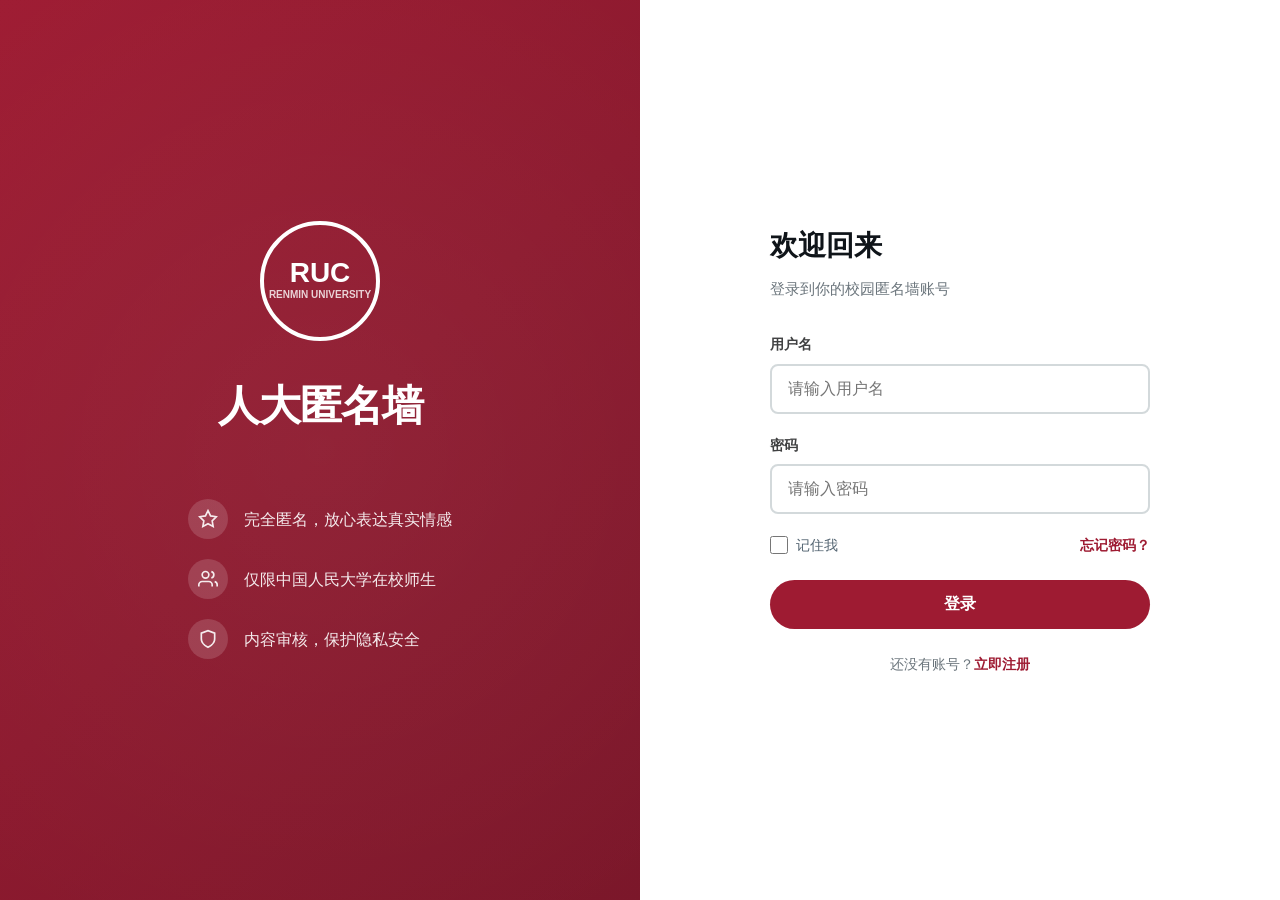
<file: notifications.html>
<!DOCTYPE html>
<html lang="zh-CN">
<head>
  <meta charset="UTF-8">
  <meta name="viewport" content="width=device-width, initial-scale=1.0">
  <title>通知 - 人大匿名墙</title>
  <link rel="stylesheet" href="css/style.css">
  <link rel="icon" href="data:image/svg+xml,<svg xmlns='http://www.w3.org/2000/svg' viewBox='0 0 100 100'><text y='.9em' font-size='90'>🏛️</text></svg>">
</head>
<body>
  <div class="container">
    <div class="main-layout">
      <aside class="sidebar-left">
        <div class="logo-area">
          <svg width="50" height="50" viewBox="0 0 50 50" fill="none" xmlns="http://www.w3.org/2000/svg">
            <circle cx="25" cy="25" r="24" stroke="#9E1B32" stroke-width="2" fill="none"/>
            <text x="50%" y="55%" dominant-baseline="middle" text-anchor="middle" fill="#9E1B32" font-size="14" font-weight="900" font-family="Arial, sans-serif">RUC</text>
          </svg>
          <span class="logo-text">人大匿名墙</span>
        </div>
        <nav class="nav-links">
          <a href="index.html" class="nav-item" id="navHome">
            <svg viewBox="0 0 24 24" fill="none" stroke="currentColor" stroke-width="2"><path d="M3 9l9-7 9 7v11a2 2 0 0 1-2 2H5a2 2 0 0 1-2-2z"/><polyline points="9 22 9 12 15 12 15 22"/></svg>
            <span>首页</span>
          </a>
          <a href="explore.html" class="nav-item" id="navExplore">
            <svg viewBox="0 0 24 24" fill="none" stroke="currentColor" stroke-width="2"><circle cx="11" cy="11" r="8"/><line x1="21" y1="21" x2="16.65" y2="16.65"/></svg>
            <span>发现</span>
          </a>
          <a href="notifications.html" class="nav-item active" id="navNotifications">
            <svg viewBox="0 0 24 24" fill="none" stroke="currentColor" stroke-width="2"><path d="M18 8A6 6 0 0 0 6 8c0 7-3 9-3 9h18s-3-2-3-9"/><path d="M13.73 21a2 2 0 0 1-3.46 0"/></svg>
            <span>通知</span>
            <span class="notification-badge" id="notifBadge" style="display:none">0</span>
          </a>
          <a href="messages.html" class="nav-item" id="navMessages">
            <svg viewBox="0 0 24 24" fill="none" stroke="currentColor" stroke-width="2"><path d="M4 4h16c1.1 0 2 .9 2 2v12c0 1.1-.9 2-2 2H4c-1.1 0-2-.9-2-2V6c0-1.1.9-2 2-2z"/><polyline points="22,6 12,13 2,6"/></svg>
            <span>私信</span>
          </a>
          <a href="profile.html" class="nav-item" id="navProfile">
            <svg viewBox="0 0 24 24" fill="none" stroke="currentColor" stroke-width="2"><path d="M20 21v-2a4 4 0 0 0-4-4H8a4 4 0 0 0-4 4v2"/><circle cx="12" cy="7" r="4"/></svg>
            <span>我的发布</span>
          </a>
          <a href="settings.html" class="nav-item" id="navSettings">
            <svg viewBox="0 0 24 24" fill="none" stroke="currentColor" stroke-width="2"><circle cx="12" cy="12" r="3"/><path d="M19.4 15a1.65 1.65 0 0 0 .33 1.82l.06.06a2 2 0 0 1 0 2.83 2 2 0 0 1-2.83 0l-.06-.06a1.65 1.65 0 0 0-1.82-.33 1.65 1.65 0 0 0-1 1.51V21a2 2 0 0 1-2 2 2 2 0 0 1-2-2v-.09A1.65 1.65 0 0 0 9 19.4a1.65 1.65 0 0 0-1.82.33l-.06.06a2 2 0 0 1-2.83 0 2 2 0 0 1 0-2.83l.06-.06a1.65 1.65 0 0 0 .33-1.82 1.65 1.65 0 0 0-1.51-1H3a2 2 0 0 1-2-2 2 2 0 0 1 2-2h.09A1.65 1.65 0 0 0 4.6 9a1.65 1.65 0 0 0-.33-1.82l-.06-.06a2 2 0 0 1 0-2.83 2 2 0 0 1 2.83 0l.06.06a1.65 1.65 0 0 0 1.82.33H9a1.65 1.65 0 0 0 1-1.51V3a2 2 0 0 1 2-2 2 2 0 0 1 2 2v.09a1.65 1.65 0 0 0 1 1.51 1.65 1.65 0 0 0 1.82-.33l.06-.06a2 2 0 0 1 2.83 0 2 2 0 0 1 0 2.83l-.06.06a1.65 1.65 0 0 0-.33 1.82V9a1.65 1.65 0 0 0 1.51 1H21a2 2 0 0 1 2 2 2 2 0 0 1-2 2h-.09a1.65 1.65 0 0 0-1.51 1z"/></svg>
            <span>设置</span>
          </a>
        </nav>
        <div class="sidebar-bottom">
          <div class="user-menu" id="userMenu">
            <div class="avatar" id="userAvatar">?</div>
            <div class="user-info">
              <div class="user-name" id="userName">匿名用户</div>
              <div class="user-handle" id="userHandle">@anonymous</div>
            </div>
            <svg class="more-icon" viewBox="0 0 24 24" fill="none" stroke="currentColor" stroke-width="2"><circle cx="12" cy="12" r="1"/><circle cx="19" cy="12" r="1"/><circle cx="5" cy="12" r="1"/></svg>
          </div>
        </div>
      </aside>

      <main class="feed-main">
        <header class="feed-header">
          <h1>通知</h1>
          <button class="btn btn-secondary" id="clearAll" style="padding: 6px 16px; font-size: 13px;">清空全部</button>
        </header>

        <div id="notificationList">
          <div class="loading-spinner"><div class="spinner"></div></div>
        </div>

        <div class="load-more" id="loadMoreArea" style="display:none">
          <button id="loadMoreBtn">加载更多</button>
        </div>
      </main>

      <aside class="sidebar-right">
        <div class="widget">
          <div class="widget-header">通知说明</div>
          <div class="widget-content">
            <div class="rules-item">
              <div class="rule-icon">
                <svg width="16" height="16" viewBox="0 0 24 24" fill="none" stroke="currentColor" stroke-width="2"><path d="M20.84 4.61a5.5 5.5 0 0 0-7.78 0L12 5.67l-1.06-1.06a5.5 5.5 0 0 0-7.78 7.78l1.06 1.06L12 21.23l7.78-7.78 1.06-1.06a5.5 5.5 0 0 0 0-7.78z"/></svg>
              </div>
              <div class="rule-text">
                <div class="rule-title">点赞通知</div>
                <div class="rule-desc">有人赞了你的消息</div>
              </div>
            </div>
            <div class="rules-item">
              <div class="rule-icon">
                <svg width="16" height="16" viewBox="0 0 24 24" fill="none" stroke="currentColor" stroke-width="2"><path d="M21 11.5a8.38 8.38 0 0 1-.9 3.8 8.5 8.5 0 0 1-7.6 4.7 8.38 8.38 0 0 1-3.8-.9L3 21l1.9-5.7a8.38 8.38 0 0 1-.9-3.8 8.5 8.5 0 0 1 4.7-7.6 8.38 8.38 0 0 1 3.8-.9h.5a8.48 8.48 0 0 1 8 8v.5z"/></svg>
              </div>
              <div class="rule-text">
                <div class="rule-title">评论通知</div>
                <div class="rule-desc">有人评论了你的消息</div>
              </div>
            </div>
            <div class="rules-item">
              <div class="rule-icon">
                <svg width="16" height="16" viewBox="0 0 24 24" fill="none" stroke="currentColor" stroke-width="2"><path d="M12 22s8-4 8-10V5l-8-3-8 3v7c0 6 8 10 8 10z"/></svg>
              </div>
              <div class="rule-text">
                <div class="rule-title">系统通知</div>
                <div class="rule-desc">重要消息和审核通知</div>
              </div>
            </div>
          </div>
        </div>

        <div class="footer-links">
          <a href="#">使用条款</a>
          <a href="#">隐私政策</a>
          <a href="#">联系我们</a>
          <a href="#">帮助中心</a>
          <span>© 2024 RUC Confession Wall</span>
        </div>
      </aside>
    </div>
  </div>

  <div class="modal-overlay" id="userMenuModal">
    <div class="modal" style="max-width:300px;padding:8px">
      <div class="modal-header" style="padding:8px 12px">
        <h2 style="font-size:15px">账号</h2>
        <button class="modal-close" id="closeUserMenuModal">
          <svg viewBox="0 0 24 24" fill="none" stroke="currentColor" stroke-width="2"><line x1="18" y1="6" x2="6" y2="18"/><line x1="6" y1="6" x2="18" y2="18"/></svg>
        </button>
      </div>
      <div class="modal-body" style="padding:8px">
        <button class="btn btn-secondary" id="logoutBtn" style="width:100%;text-align:left;padding:12px 16px;border-radius:8px">
          退出登录
        </button>
      </div>
    </div>
  </div>

  <div class="toast-container" id="toastContainer"></div>
  <button class="scroll-to-top" id="scrollToTop">
    <svg viewBox="0 0 24 24" fill="none" stroke="currentColor" stroke-width="2"><line x1="12" y1="19" x2="12" y2="5"/><polyline points="5 12 12 5 19 12"/></svg>
  </button>

  <script type="module">
    import apiClient from './js/api/client.js';

    let currentPage = 1;
    let isLoading = false;

    const notificationList = document.getElementById('notificationList');
    const loadMoreArea = document.getElementById('loadMoreArea');
    const loadMoreBtn = document.getElementById('loadMoreBtn');
    const clearAllBtn = document.getElementById('clearAll');
    const userMenuModal = document.getElementById('userMenuModal');
    const userMenu = document.getElementById('userMenu');
    const toastContainer = document.getElementById('toastContainer');
    const scrollToTop = document.getElementById('scrollToTop');

    if (!apiClient.isLoggedIn()) {
      window.location.href = 'login.html';
    }

    if (apiClient.getUser()) {
      const user = apiClient.getUser();
      document.getElementById('userName').textContent = user.username || '匿名用户';
      document.getElementById('userHandle').textContent = '@' + (user.username || 'anonymous');
      document.getElementById('userAvatar').textContent = (user.username || 'A')[0].toUpperCase();
    }

    function showToast(message, type = 'default') {
      const toast = document.createElement('div');
      toast.className = `toast ${type}`;
      toast.textContent = message;
      toastContainer.appendChild(toast);
      setTimeout(() => toast.remove(), 3000);
    }

    function formatTime(dateStr) {
      const date = new Date(dateStr);
      const now = new Date();
      const diff = (now - date) / 1000;
      if (diff < 60) return '刚刚';
      if (diff < 3600) return Math.floor(diff / 60) + '分钟前';
      if (diff < 86400) return Math.floor(diff / 3600) + '小时前';
      if (diff < 604800) return Math.floor(diff / 86400) + '天前';
      return date.toLocaleDateString('zh-CN');
    }

    function getNotificationIcon(type) {
      const icons = {
        like: '<svg viewBox="0 0 24 24" fill="none" stroke="currentColor" stroke-width="2" style="width:20px;height:20px"><path d="M20.84 4.61a5.5 5.5 0 0 0-7.78 0L12 5.67l-1.06-1.06a5.5 5.5 0 0 0-7.78 7.78l1.06 1.06L12 21.23l7.78-7.78 1.06-1.06a5.5 5.5 0 0 0 0-7.78z"/></svg>',
        comment: '<svg viewBox="0 0 24 24" fill="none" stroke="currentColor" stroke-width="2" style="width:20px;height:20px"><path d="M21 11.5a8.38 8.38 0 0 1-.9 3.8 8.5 8.5 0 0 1-7.6 4.7 8.38 8.38 0 0 1-3.8-.9L3 21l1.9-5.7a8.38 8.38 0 0 1-.9-3.8 8.5 8.5 0 0 1 4.7-7.6 8.38 8.38 0 0 1 3.8-.9h.5a8.48 8.48 0 0 1 8 8v.5z"/></svg>',
        reply: '<svg viewBox="0 0 24 24" fill="none" stroke="currentColor" stroke-width="2" style="width:20px;height:20px"><polyline points="9 17 4 12 9 7"/><path d="M20 18v-2a4 4 0 0 0-4-4H4"/></svg>',
        system: '<svg viewBox="0 0 24 24" fill="none" stroke="currentColor" stroke-width="2" style="width:20px;height:20px"><path d="M12 22s8-4 8-10V5l-8-3-8 3v7c0 6 8 10 8 10z"/></svg>'
      };
      return icons[type] || icons.system;
    }

    function getNotificationColor(type) {
      const colors = {
        like: 'var(--red)',
        comment: 'var(--blue)',
        reply: 'var(--blue)',
        system: 'var(--ruc-red)'
      };
      return colors[type] || 'var(--gray-500)';
    }

    function renderNotification(notif) {
      const icon = getNotificationIcon(notif.type);
      const color = getNotificationColor(notif.type);

      return `
        <div class="notification-item ${notif.is_read ? '' : 'unread'}" data-id="${notif.id}">
          <div class="notification-icon" style="color: ${color}">${icon}</div>
          <div class="notification-content">
            <div class="notification-title">${escapeHtml(notif.title)}</div>
            <div class="notification-text">${escapeHtml(notif.content)}</div>
            <div class="notification-time">${formatTime(notif.created_at)}</div>
          </div>
        </div>
      `;
    }

    function escapeHtml(text) {
      const div = document.createElement('div');
      div.textContent = text;
      return div.innerHTML;
    }

    async function loadNotifications(page = 1, append = false) {
      if (isLoading) return;
      isLoading = true;

      if (!append) {
        notificationList.innerHTML = '<div class="loading-spinner"><div class="spinner"></div></div>';
      }

      try {
        const result = await apiClient.getNotifications({ page, limit: 20 });

        if (result.code === 200 && result.data) {
          const { notifications } = result.data;

          if (!append) {
            notificationList.innerHTML = '';
          }

          if (notifications && notifications.length > 0) {
            notificationList.innerHTML += notifications.map(renderNotification).join('');
            loadMoreArea.style.display = notifications.length === 20 ? 'block' : 'none';
            attachNotificationListeners();
          } else if (!append) {
            notificationList.innerHTML = `
              <div class="empty-state">
                <div class="empty-icon">🔔</div>
                <h3>暂无通知</h3>
                <p>还没有收到任何通知</p>
              </div>
            `;
            loadMoreArea.style.display = 'none';
          }
        }
      } catch (error) {
        showToast('网络错误，请稍后重试', 'error');
      } finally {
        isLoading = false;
      }
    }

    function attachNotificationListeners() {
      document.querySelectorAll('.notification-item').forEach(item => {
        item.addEventListener('click', async () => {
          const id = item.dataset.id;
          if (item.classList.contains('unread')) {
            try {
              await apiClient.markNotificationRead(id);
              item.classList.remove('unread');
            } catch (e) {
              // ignore
            }
          }
        });
      });
    }

    loadMoreBtn.addEventListener('click', () => {
      currentPage++;
      loadNotifications(currentPage, true);
    });

    clearAllBtn.addEventListener('click', async () => {
      if (!confirm('确定要清空所有通知吗？')) return;
      try {
        await apiClient.clearNotifications();
        showToast('通知已清空', 'success');
        notificationList.innerHTML = `
          <div class="empty-state">
            <div class="empty-icon">🔔</div>
            <h3>暂无通知</h3>
            <p>还没有收到任何通知</p>
          </div>
        `;
        loadMoreArea.style.display = 'none';
      } catch {
        showToast('清空失败，请稍后重试', 'error');
      }
    });

    userMenu.addEventListener('click', () => {
      userMenuModal.classList.add('active');
    });

    document.getElementById('closeUserMenuModal').addEventListener('click', () => {
      userMenuModal.classList.remove('active');
    });

    userMenuModal.addEventListener('click', (e) => {
      if (e.target === userMenuModal) userMenuModal.classList.remove('active');
    });

    document.getElementById('logoutBtn').addEventListener('click', async () => {
      await apiClient.logout();
      showToast('已退出登录', 'success');
      setTimeout(() => { window.location.href = 'login.html'; }, 800);
    });

    window.addEventListener('scroll', () => {
      scrollToTop.classList.toggle('visible', window.scrollY > 300);
    });

    scrollToTop.addEventListener('click', () => {
      window.scrollTo({ top: 0, behavior: 'smooth' });
    });

    loadNotifications(1, false);
  </script>

  <style>
    .notification-item {
      display: flex;
      gap: 12px;
      padding: 16px;
      border-bottom: 1px solid var(--border);
      cursor: pointer;
      transition: background var(--transition);
    }

    .notification-item:hover {
      background: var(--gray-50);
    }

    .notification-item.unread {
      background: rgba(158, 27, 50, 0.03);
    }

    .notification-item.unread::before {
      content: '';
      position: absolute;
      left: 0;
      top: 0;
      bottom: 0;
      width: 3px;
      background: var(--ruc-red);
    }

    .notification-icon {
      width: 40px;
      height: 40px;
      border-radius: 50%;
      background: var(--gray-100);
      display: flex;
      align-items: center;
      justify-content: center;
      flex-shrink: 0;
    }

    .notification-content {
      flex: 1;
      min-width: 0;
    }

    .notification-title {
      font-weight: 700;
      font-size: 15px;
      margin-bottom: 4px;
    }

    .notification-text {
      font-size: 14px;
      color: var(--gray-600);
      margin-bottom: 4px;
    }

    .notification-time {
      font-size: 12px;
      color: var(--gray-400);
    }

    .notification-item {
      position: relative;
    }
  </style>
</body>
</html>
</file>
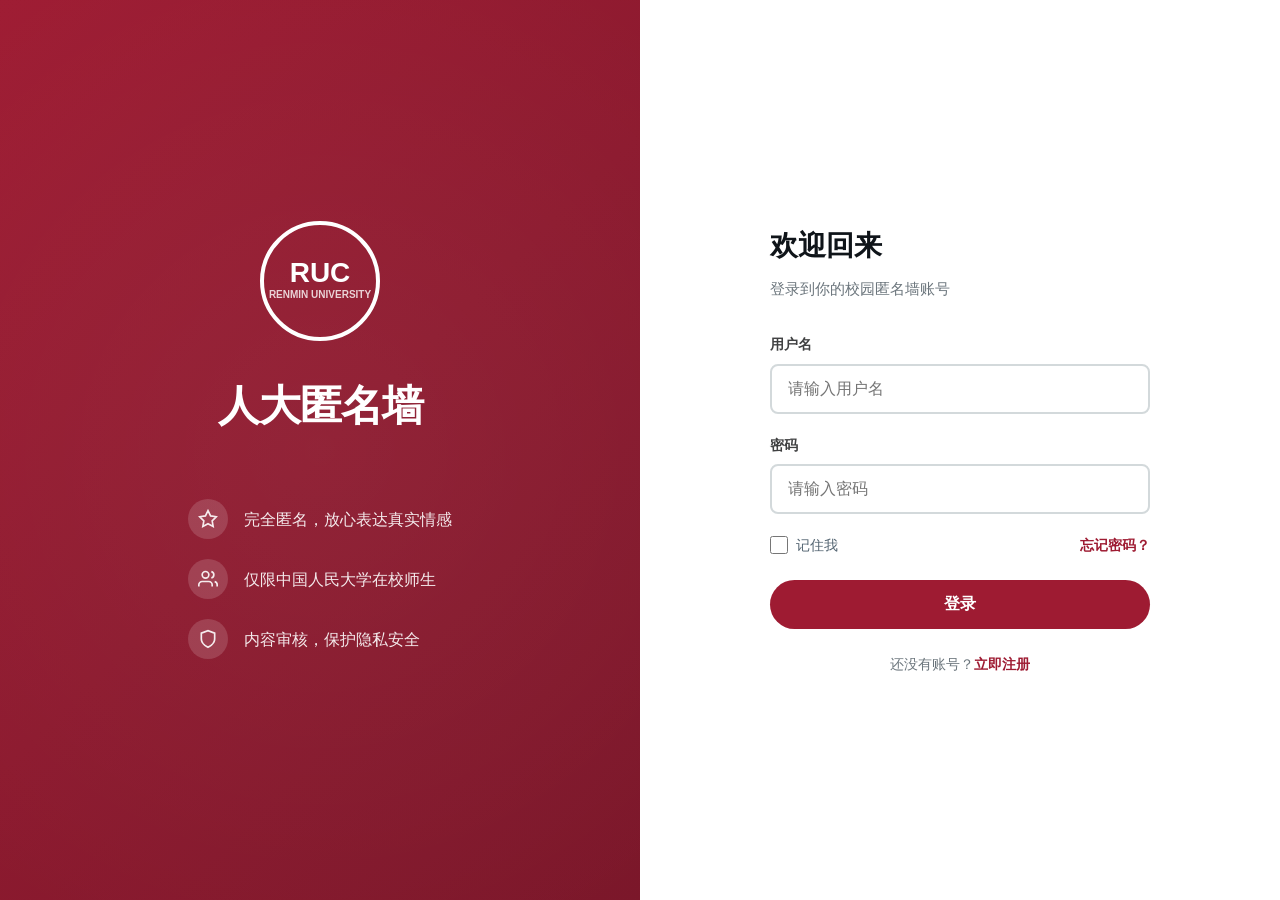
<file: profile.html>
<!DOCTYPE html>
<html lang="zh-CN">
<head>
  <meta charset="UTF-8">
  <meta name="viewport" content="width=device-width, initial-scale=1.0">
  <title>我的发布 - 人大匿名墙</title>
  <link rel="stylesheet" href="css/style.css">
  <link rel="icon" href="data:image/svg+xml,<svg xmlns='http://www.w3.org/2000/svg' viewBox='0 0 100 100'><text y='.9em' font-size='90'>🏛️</text></svg>">
</head>
<body>
  <div class="container">
    <div class="main-layout">
      <aside class="sidebar-left">
        <div class="logo-area">
          <svg width="50" height="50" viewBox="0 0 50 50" fill="none" xmlns="http://www.w3.org/2000/svg">
            <circle cx="25" cy="25" r="24" stroke="#9E1B32" stroke-width="2" fill="none"/>
            <text x="50%" y="55%" dominant-baseline="middle" text-anchor="middle" fill="#9E1B32" font-size="14" font-weight="900" font-family="Arial, sans-serif">RUC</text>
          </svg>
          <span class="logo-text">人大匿名墙</span>
        </div>
        <nav class="nav-links">
          <a href="index.html" class="nav-item" id="navHome">
            <svg viewBox="0 0 24 24" fill="none" stroke="currentColor" stroke-width="2"><path d="M3 9l9-7 9 7v11a2 2 0 0 1-2 2H5a2 2 0 0 1-2-2z"/><polyline points="9 22 9 12 15 12 15 22"/></svg>
            <span>首页</span>
          </a>
          <a href="explore.html" class="nav-item" id="navExplore">
            <svg viewBox="0 0 24 24" fill="none" stroke="currentColor" stroke-width="2"><circle cx="11" cy="11" r="8"/><line x1="21" y1="21" x2="16.65" y2="16.65"/></svg>
            <span>发现</span>
          </a>
          <a href="notifications.html" class="nav-item" id="navNotifications">
            <svg viewBox="0 0 24 24" fill="none" stroke="currentColor" stroke-width="2"><path d="M18 8A6 6 0 0 0 6 8c0 7-3 9-3 9h18s-3-2-3-9"/><path d="M13.73 21a2 2 0 0 1-3.46 0"/></svg>
            <span>通知</span>
            <span class="notification-badge" id="notifBadge" style="display:none">0</span>
          </a>
          <a href="messages.html" class="nav-item" id="navMessages">
            <svg viewBox="0 0 24 24" fill="none" stroke="currentColor" stroke-width="2"><path d="M4 4h16c1.1 0 2 .9 2 2v12c0 1.1-.9 2-2 2H4c-1.1 0-2-.9-2-2V6c0-1.1.9-2 2-2z"/><polyline points="22,6 12,13 2,6"/></svg>
            <span>私信</span>
          </a>
          <a href="profile.html" class="nav-item active" id="navProfile">
            <svg viewBox="0 0 24 24" fill="none" stroke="currentColor" stroke-width="2"><path d="M20 21v-2a4 4 0 0 0-4-4H8a4 4 0 0 0-4 4v2"/><circle cx="12" cy="7" r="4"/></svg>
            <span>我的发布</span>
          </a>
          <a href="settings.html" class="nav-item" id="navSettings">
            <svg viewBox="0 0 24 24" fill="none" stroke="currentColor" stroke-width="2"><circle cx="12" cy="12" r="3"/><path d="M19.4 15a1.65 1.65 0 0 0 .33 1.82l.06.06a2 2 0 0 1 0 2.83 2 2 0 0 1-2.83 0l-.06-.06a1.65 1.65 0 0 0-1.82-.33 1.65 1.65 0 0 0-1 1.51V21a2 2 0 0 1-2 2 2 2 0 0 1-2-2v-.09A1.65 1.65 0 0 0 9 19.4a1.65 1.65 0 0 0-1.82.33l-.06.06a2 2 0 0 1-2.83 0 2 2 0 0 1 0-2.83l.06-.06a1.65 1.65 0 0 0 .33-1.82 1.65 1.65 0 0 0-1.51-1H3a2 2 0 0 1-2-2 2 2 0 0 1 2-2h.09A1.65 1.65 0 0 0 4.6 9a1.65 1.65 0 0 0-.33-1.82l-.06-.06a2 2 0 0 1 0-2.83 2 2 0 0 1 2.83 0l.06.06a1.65 1.65 0 0 0 1.82.33H9a1.65 1.65 0 0 0 1-1.51V3a2 2 0 0 1 2-2 2 2 0 0 1 2 2v.09a1.65 1.65 0 0 0 1 1.51 1.65 1.65 0 0 0 1.82-.33l.06-.06a2 2 0 0 1 2.83 0 2 2 0 0 1 0 2.83l-.06.06a1.65 1.65 0 0 0-.33 1.82V9a1.65 1.65 0 0 0 1.51 1H21a2 2 0 0 1 2 2 2 2 0 0 1-2 2h-.09a1.65 1.65 0 0 0-1.51 1z"/></svg>
            <span>设置</span>
          </a>
        </nav>
        <div class="sidebar-bottom">
          <div class="user-menu" id="userMenu">
            <div class="avatar" id="userAvatar">?</div>
            <div class="user-info">
              <div class="user-name" id="userName">匿名用户</div>
              <div class="user-handle" id="userHandle">@anonymous</div>
            </div>
            <svg class="more-icon" viewBox="0 0 24 24" fill="none" stroke="currentColor" stroke-width="2"><circle cx="12" cy="12" r="1"/><circle cx="19" cy="12" r="1"/><circle cx="5" cy="12" r="1"/></svg>
          </div>
        </div>
      </aside>

      <main class="feed-main">
        <header class="feed-header">
          <h1>我的发布</h1>
        </header>

        <div class="feed-divider"></div>

        <div id="profileContent">
          <div class="loading-spinner"><div class="spinner"></div></div>
        </div>

        <div class="load-more" id="loadMoreArea" style="display:none">
          <button id="loadMoreBtn">加载更多</button>
        </div>
      </main>

      <aside class="sidebar-right">
        <div class="widget">
          <div class="widget-header">个人统计</div>
          <div class="widget-content">
            <div class="stats-item">
              <div class="stats-number" id="postCount">0</div>
              <div class="stats-label">发布</div>
            </div>
            <div class="stats-item">
              <div class="stats-number" id="likeCount">0</div>
              <div class="stats-label">获赞</div>
            </div>
            <div class="stats-item">
              <div class="stats-number" id="commentCount">0</div>
              <div class="stats-label">评论</div>
            </div>
          </div>
        </div>

        <div class="widget">
          <div class="widget-header">帮助</div>
          <div class="widget-content">
            <div class="rules-item">
              <div class="rule-icon">
                <svg width="16" height="16" viewBox="0 0 24 24" fill="none" stroke="currentColor" stroke-width="2"><circle cx="12" cy="12" r="10"/><path d="M9.09 9a3 3 0 0 1 5.83 1c0 2-3 3-3 3"/><line x1="12" y1="17" x2="12.01" y2="17"/></svg>
              </div>
              <div class="rule-text">
                <div class="rule-title">审核状态</div>
                <div class="rule-desc">发布内容需审核后展示</div>
              </div>
            </div>
            <div class="rules-item">
              <div class="rule-icon">
                <svg width="16" height="16" viewBox="0 0 24 24" fill="none" stroke="currentColor" stroke-width="2"><polyline points="3 6 5 6 21 6"/><path d="M19 6v14a2 2 0 0 1-2 2H7a2 2 0 0 1-2-2V6m3 0V4a2 2 0 0 1 2-2h4a2 2 0 0 1 2 2v2"/></svg>
              </div>
              <div class="rule-text">
                <div class="rule-title">删除内容</div>
                <div class="rule-desc">长按消息可删除</div>
              </div>
            </div>
          </div>
        </div>

        <div class="footer-links">
          <a href="#">使用条款</a>
          <a href="#">隐私政策</a>
          <a href="#">联系我们</a>
          <a href="#">帮助中心</a>
          <span>© 2024 RUC Confession Wall</span>
        </div>
      </aside>
    </div>
  </div>

  <div class="modal-overlay" id="commentModal">
    <div class="modal comment-modal">
      <div class="modal-header">
        <h2>评论</h2>
        <button class="modal-close" id="closeCommentModal">
          <svg viewBox="0 0 24 24" fill="none" stroke="currentColor" stroke-width="2"><line x1="18" y1="6" x2="6" y2="18"/><line x1="6" y1="6" x2="18" y2="18"/></svg>
        </button>
      </div>
      <div class="modal-body">
        <div id="commentMessagePreview"></div>
        <div class="comment-list" id="commentList"></div>
      </div>
      <div class="comment-compose">
        <textarea id="commentInput" placeholder="写下你的评论..." maxlength="200"></textarea>
        <button class="btn btn-primary" id="submitComment">发送</button>
      </div>
    </div>
  </div>

  <div class="modal-overlay" id="deleteModal">
    <div class="modal" style="max-width:350px">
      <div class="modal-header">
        <h2>删除确认</h2>
        <button class="modal-close" id="closeDeleteModal">
          <svg viewBox="0 0 24 24" fill="none" stroke="currentColor" stroke-width="2"><line x1="18" y1="6" x2="6" y2="18"/><line x1="6" y1="6" x2="18" y2="18"/></svg>
        </button>
      </div>
      <div class="modal-body">
        <p style="text-align:center;padding:20px 0">确定要删除这条消息吗？</p>
        <div style="display:flex;gap:12px">
          <button class="btn btn-secondary" id="cancelDelete" style="flex:1">取消</button>
          <button class="btn btn-danger" id="confirmDelete" style="flex:1">删除</button>
        </div>
      </div>
    </div>
  </div>

  <div class="modal-overlay" id="userMenuModal">
    <div class="modal" style="max-width:300px;padding:8px">
      <div class="modal-header" style="padding:8px 12px">
        <h2 style="font-size:15px">账号</h2>
        <button class="modal-close" id="closeUserMenuModal">
          <svg viewBox="0 0 24 24" fill="none" stroke="currentColor" stroke-width="2"><line x1="18" y1="6" x2="6" y2="18"/><line x1="6" y1="6" x2="18" y2="18"/></svg>
        </button>
      </div>
      <div class="modal-body" style="padding:8px">
        <button class="btn btn-secondary" id="logoutBtn" style="width:100%;text-align:left;padding:12px 16px;border-radius:8px">
          退出登录
        </button>
      </div>
    </div>
  </div>

  <div class="toast-container" id="toastContainer"></div>
  <button class="scroll-to-top" id="scrollToTop">
    <svg viewBox="0 0 24 24" fill="none" stroke="currentColor" stroke-width="2"><line x1="12" y1="19" x2="12" y2="5"/><polyline points="5 12 12 5 19 12"/></svg>
  </button>

  <script type="module">
    import apiClient from './js/api/client.js';

    let currentPage = 1;
    let isLoading = false;
    let currentMessageId = null;
    let deleteTargetId = null;

    const profileContent = document.getElementById('profileContent');
    const loadMoreArea = document.getElementById('loadMoreArea');
    const loadMoreBtn = document.getElementById('loadMoreBtn');
    const commentModal = document.getElementById('commentModal');
    const commentList = document.getElementById('commentList');
    const commentInput = document.getElementById('commentInput');
    const submitComment = document.getElementById('submitComment');
    const commentMessagePreview = document.getElementById('commentMessagePreview');
    const deleteModal = document.getElementById('deleteModal');
    const userMenuModal = document.getElementById('userMenuModal');
    const userMenu = document.getElementById('userMenu');
    const toastContainer = document.getElementById('toastContainer');
    const scrollToTop = document.getElementById('scrollToTop');

    if (!apiClient.isLoggedIn()) {
      window.location.href = 'login.html';
    }

    const currentUser = apiClient.getUser();

    if (currentUser) {
      document.getElementById('userName').textContent = currentUser.username || '匿名用户';
      document.getElementById('userHandle').textContent = '@' + (currentUser.username || 'anonymous');
      document.getElementById('userAvatar').textContent = (currentUser.username || 'A')[0].toUpperCase();
    }

    function showToast(message, type = 'default') {
      const toast = document.createElement('div');
      toast.className = `toast ${type}`;
      toast.textContent = message;
      toastContainer.appendChild(toast);
      setTimeout(() => toast.remove(), 3000);
    }

    function getTypeIcon(type) {
      const icons = {
        confession: '<svg viewBox="0 0 24 24" fill="none" stroke="currentColor" stroke-width="2" style="width:12px;height:12px"><path d="M20.84 4.61a5.5 5.5 0 0 0-7.78 0L12 5.67l-1.06-1.06a5.5 5.5 0 0 0-7.78 7.78l1.06 1.06L12 21.23l7.78-7.78 1.06-1.06a5.5 5.5 0 0 0 0-7.78z"/></svg>',
        secret: '<svg viewBox="0 0 24 24" fill="none" stroke="currentColor" stroke-width="2" style="width:12px;height:12px"><path d="M1 12s4-8 11-8 11 8 11 8-4 8-11 8-11-8-11-8z"/><circle cx="12" cy="12" r="3"/></svg>',
        question: '<svg viewBox="0 0 24 24" fill="none" stroke="currentColor" stroke-width="2" style="width:12px;height:12px"><circle cx="12" cy="12" r="10"/><path d="M9.09 9a3 3 0 0 1 5.83 1c0 2-3 3-3 3"/><line x1="12" y1="17" x2="12.01" y2="17"/></svg>'
      };
      return icons[type] || icons.confession;
    }

    function getTypeName(type) {
      const names = { confession: '表白', secret: '秘密', question: '提问' };
      return names[type] || '表白';
    }

    function formatTime(dateStr) {
      const date = new Date(dateStr);
      const now = new Date();
      const diff = (now - date) / 1000;
      if (diff < 60) return '刚刚';
      if (diff < 3600) return Math.floor(diff / 60) + '分钟前';
      if (diff < 86400) return Math.floor(diff / 3600) + '小时前';
      if (diff < 604800) return Math.floor(diff / 86400) + '天前';
      return date.toLocaleDateString('zh-CN');
    }

    function escapeHtml(text) {
      const div = document.createElement('div');
      div.textContent = text;
      return div.innerHTML;
    }

    function getStatusBadge(status) {
      if (status === 'pending') {
        return '<span class="status-badge pending">待审核</span>';
      } else if (status === 'rejected') {
        return '<span class="status-badge rejected">已拒绝</span>';
      }
      return '';
    }

    function renderTweet(msg) {
      const typeLabel = getTypeName(msg.type);
      const typeIcon = getTypeIcon(msg.type);
      const avatarChar = msg.type === 'confession' ? '❤' : msg.type === 'secret' ? '👁' : '?';

      return `
        <article class="tweet" data-id="${msg.id}">
          <div class="tweet-main">
            <div class="tweet-avatar">${avatarChar}</div>
            <div class="tweet-content">
              <div class="tweet-header">
                <span class="tweet-author">匿名用户</span>
                <span class="tweet-time">${formatTime(msg.created_at)}</span>
                <span class="tweet-type-badge ${msg.type}">${typeIcon} ${typeLabel}</span>
                ${getStatusBadge(msg.status)}
              </div>
              <p class="tweet-text">${escapeHtml(msg.content)}</p>
              <div class="tweet-actions">
                <button class="tweet-action comment" data-action="comment" data-id="${msg.id}">
                  <svg viewBox="0 0 24 24" fill="none" stroke="currentColor" stroke-width="2"><path d="M21 11.5a8.38 8.38 0 0 1-.9 3.8 8.5 8.5 0 0 1-7.6 4.7 8.38 8.38 0 0 1-3.8-.9L3 21l1.9-5.7a8.38 8.38 0 0 1-.9-3.8 8.5 8.5 0 0 1 4.7-7.6 8.38 8.38 0 0 1 3.8-.9h.5a8.48 8.48 0 0 1 8 8v.5z"/></svg>
                  <span>${msg.comment_count || 0}</span>
                </button>
                <button class="tweet-action like ${msg.is_liked ? 'liked' : ''}" data-action="like" data-id="${msg.id}">
                  <svg viewBox="0 0 24 24" fill="${msg.is_liked ? 'currentColor' : 'none'}" stroke="currentColor" stroke-width="2"><path d="M20.84 4.61a5.5 5.5 0 0 0-7.78 0L12 5.67l-1.06-1.06a5.5 5.5 0 0 0-7.78 7.78l1.06 1.06L12 21.23l7.78-7.78 1.06-1.06a5.5 5.5 0 0 0 0-7.78z"/></svg>
                  <span>${msg.like_count || 0}</span>
                </button>
                <button class="tweet-action delete" data-action="delete" data-id="${msg.id}">
                  <svg viewBox="0 0 24 24" fill="none" stroke="currentColor" stroke-width="2"><polyline points="3 6 5 6 21 6"/><path d="M19 6v14a2 2 0 0 1-2 2H7a2 2 0 0 1-2-2V6m3 0V4a2 2 0 0 1 2-2h4a2 2 0 0 1 2 2v2"/></svg>
                  <span>删除</span>
                </button>
              </div>
            </div>
          </div>
        </article>
      `;
    }

    async function loadUserMessages(page = 1, append = false) {
      if (isLoading) return;
      isLoading = true;

      if (!append) {
        profileContent.innerHTML = '<div class="loading-spinner"><div class="spinner"></div></div>';
      }

      try {
        const result = await apiClient.getUserMessages(currentUser.id, { page, limit: 20 });

        if (result.code === 200 && result.data) {
          const { messages } = result.data;

          if (!append) {
            profileContent.innerHTML = '';
          }

          if (messages && messages.length > 0) {
            profileContent.innerHTML += messages.map(renderTweet).join('');
            loadMoreArea.style.display = messages.length === 20 ? 'block' : 'none';
            updateStats(messages);
            attachTweetListeners();
          } else if (!append) {
            profileContent.innerHTML = `
              <div class="empty-state">
                <div class="empty-icon">📝</div>
                <h3>暂无发布</h3>
                <p>你还没有发布任何内容</p>
              </div>
            `;
            loadMoreArea.style.display = 'none';
          }
        }
      } catch (error) {
        showToast('网络错误，请稍后重试', 'error');
      } finally {
        isLoading = false;
      }
    }

    function updateStats(messages) {
      const totalLikes = messages.reduce((sum, m) => sum + (m.like_count || 0), 0);
      const totalComments = messages.reduce((sum, m) => sum + (m.comment_count || 0), 0);
      document.getElementById('postCount').textContent = messages.length;
      document.getElementById('likeCount').textContent = totalLikes;
      document.getElementById('commentCount').textContent = totalComments;
    }

    function attachTweetListeners() {
      document.querySelectorAll('.tweet').forEach(tweet => {
        const id = tweet.dataset.id;

        tweet.querySelector('[data-action="like"]').addEventListener('click', async (e) => {
          e.stopPropagation();
          const btn = tweet.querySelector('.like');
          const span = btn.querySelector('span');
          const svg = btn.querySelector('svg');
          const wasLiked = btn.classList.contains('liked');
          const oldCount = parseInt(span.textContent) || 0;

          btn.classList.toggle('liked');
          svg.setAttribute('fill', wasLiked ? 'none' : 'currentColor');
          span.textContent = wasLiked ? oldCount - 1 : oldCount + 1;

          try {
            const result = await apiClient.likeMessage(id);
            if (result.code !== 200) {
              btn.classList.toggle('liked');
              svg.setAttribute('fill', wasLiked ? 'currentColor' : 'none');
              span.textContent = oldCount;
            }
          } catch {
            btn.classList.toggle('liked');
            svg.setAttribute('fill', wasLiked ? 'currentColor' : 'none');
            span.textContent = oldCount;
          }
        });

        tweet.querySelector('[data-action="comment"]').addEventListener('click', async (e) => {
          e.stopPropagation();
          currentMessageId = id;
          const content = tweet.querySelector('.tweet-text').textContent;
          const type = tweet.querySelector('.tweet-type-badge').className.split(' ').find(c => ['confession', 'secret', 'question'].includes(c));
          commentMessagePreview.innerHTML = `
            <div style="padding:8px 0 16px;font-size:14px;color:var(--gray-500);border-bottom:1px solid var(--gray-200);margin-bottom:12px">
              <span class="tweet-type-badge ${type}">${getTypeIcon(type)} ${getTypeName(type)}</span>
              <span style="margin-left:8px">${escapeHtml(content.substring(0, 50))}${content.length > 50 ? '...' : ''}</span>
            </div>
          `;
          commentList.innerHTML = '<div class="loading-spinner"><div class="spinner"></div></div>';
          commentModal.classList.add('active');

          try {
            const result = await apiClient.getComments(id);
            if (result.code === 200 && result.data && result.data.comments) {
              if (result.data.comments.length > 0) {
                commentList.innerHTML = result.data.comments.map(c => `
                  <div class="comment-item">
                    <div class="comment-author">热心同学</div>
                    <div class="comment-content">${escapeHtml(c.content)}</div>
                    <div class="comment-time">${formatTime(c.created_at)}</div>
                  </div>
                `).join('');
              } else {
                commentList.innerHTML = '<div style="padding:20px;text-align:center;color:var(--gray-400)">暂无评论，快来抢沙发！</div>';
              }
            }
          } catch {
            commentList.innerHTML = '<div style="padding:20px;text-align:center;color:var(--red)">加载评论失败</div>';
          }
        });

        tweet.querySelector('[data-action="delete"]').addEventListener('click', (e) => {
          e.stopPropagation();
          deleteTargetId = id;
          deleteModal.classList.add('active');
        });
      });
    }

    loadMoreBtn.addEventListener('click', () => {
      currentPage++;
      loadUserMessages(currentPage, true);
    });

    document.getElementById('closeCommentModal').addEventListener('click', () => {
      commentModal.classList.remove('active');
      currentMessageId = null;
    });

    commentModal.addEventListener('click', (e) => {
      if (e.target === commentModal) commentModal.classList.remove('active');
    });

    submitComment.addEventListener('click', async () => {
      const content = commentInput.value.trim();
      if (!content) {
        showToast('请输入评论', 'warning');
        return;
      }
      if (!currentMessageId) return;

      submitComment.disabled = true;

      try {
        const result = await apiClient.createComment(currentMessageId, { content });
        if (result.code === 201) {
          commentInput.value = '';
          const newComment = document.createElement('div');
          newComment.className = 'comment-item';
          newComment.innerHTML = `
            <div class="comment-author">热心同学</div>
            <div class="comment-content">${escapeHtml(content)}</div>
            <div class="comment-time">刚刚</div>
          `;
          const emptyMsg = commentList.querySelector('div[style*="暂无评论"]');
          if (emptyMsg) emptyMsg.remove();
          commentList.appendChild(newComment);
          showToast('评论成功！', 'success');

          const tweet = document.querySelector(`.tweet[data-id="${currentMessageId}"]`);
          if (tweet) {
            const commentBtn = tweet.querySelector('.comment span');
            const count = parseInt(commentBtn.textContent) || 0;
            commentBtn.textContent = count + 1;
          }
        } else {
          showToast(result.message || '评论失败', 'error');
        }
      } catch {
        showToast('网络错误，请稍后重试', 'error');
      } finally {
        submitComment.disabled = false;
      }
    });

    document.getElementById('closeDeleteModal').addEventListener('click', () => {
      deleteModal.classList.remove('active');
      deleteTargetId = null;
    });

    document.getElementById('cancelDelete').addEventListener('click', () => {
      deleteModal.classList.remove('active');
      deleteTargetId = null;
    });

    document.getElementById('confirmDelete').addEventListener('click', async () => {
      if (!deleteTargetId) return;

      try {
        const result = await apiClient.deleteMessage(deleteTargetId);
        if (result.code === 200) {
          const tweet = document.querySelector(`.tweet[data-id="${deleteTargetId}"]`);
          if (tweet) tweet.remove();
          showToast('删除成功', 'success');
        } else {
          showToast(result.message || '删除失败', 'error');
        }
      } catch {
        showToast('网络错误，请稍后重试', 'error');
      } finally {
        deleteModal.classList.remove('active');
        deleteTargetId = null;
      }
    });

    userMenu.addEventListener('click', () => {
      userMenuModal.classList.add('active');
    });

    document.getElementById('closeUserMenuModal').addEventListener('click', () => {
      userMenuModal.classList.remove('active');
    });

    userMenuModal.addEventListener('click', (e) => {
      if (e.target === userMenuModal) userMenuModal.classList.remove('active');
    });

    document.getElementById('logoutBtn').addEventListener('click', async () => {
      await apiClient.logout();
      showToast('已退出登录', 'success');
      setTimeout(() => { window.location.href = 'login.html'; }, 800);
    });

    window.addEventListener('scroll', () => {
      scrollToTop.classList.toggle('visible', window.scrollY > 300);
    });

    scrollToTop.addEventListener('click', () => {
      window.scrollTo({ top: 0, behavior: 'smooth' });
    });

    loadUserMessages(1, false);
  </script>

  <style>
    .status-badge {
      margin-left: 8px;
      padding: 2px 8px;
      border-radius: 10px;
      font-size: 11px;
      font-weight: 600;
    }

    .status-badge.pending {
      background: rgba(255, 212, 0, 0.2);
      color: var(--yellow);
    }

    .status-badge.rejected {
      background: rgba(244, 33, 46, 0.1);
      color: var(--red);
    }

    .stats-item {
      padding: 16px;
      text-align: center;
      border-bottom: 1px solid var(--gray-100);
    }

    .stats-item:last-child {
      border-bottom: none;
    }

    .stats-number {
      font-size: 24px;
      font-weight: 800;
      color: var(--ruc-red);
      margin-bottom: 4px;
    }

    .stats-label {
      font-size: 13px;
      color: var(--gray-500);
    }

    .tweet-action.delete:hover {
      color: var(--red);
    }
  </style>
</body>
</html>
</file>
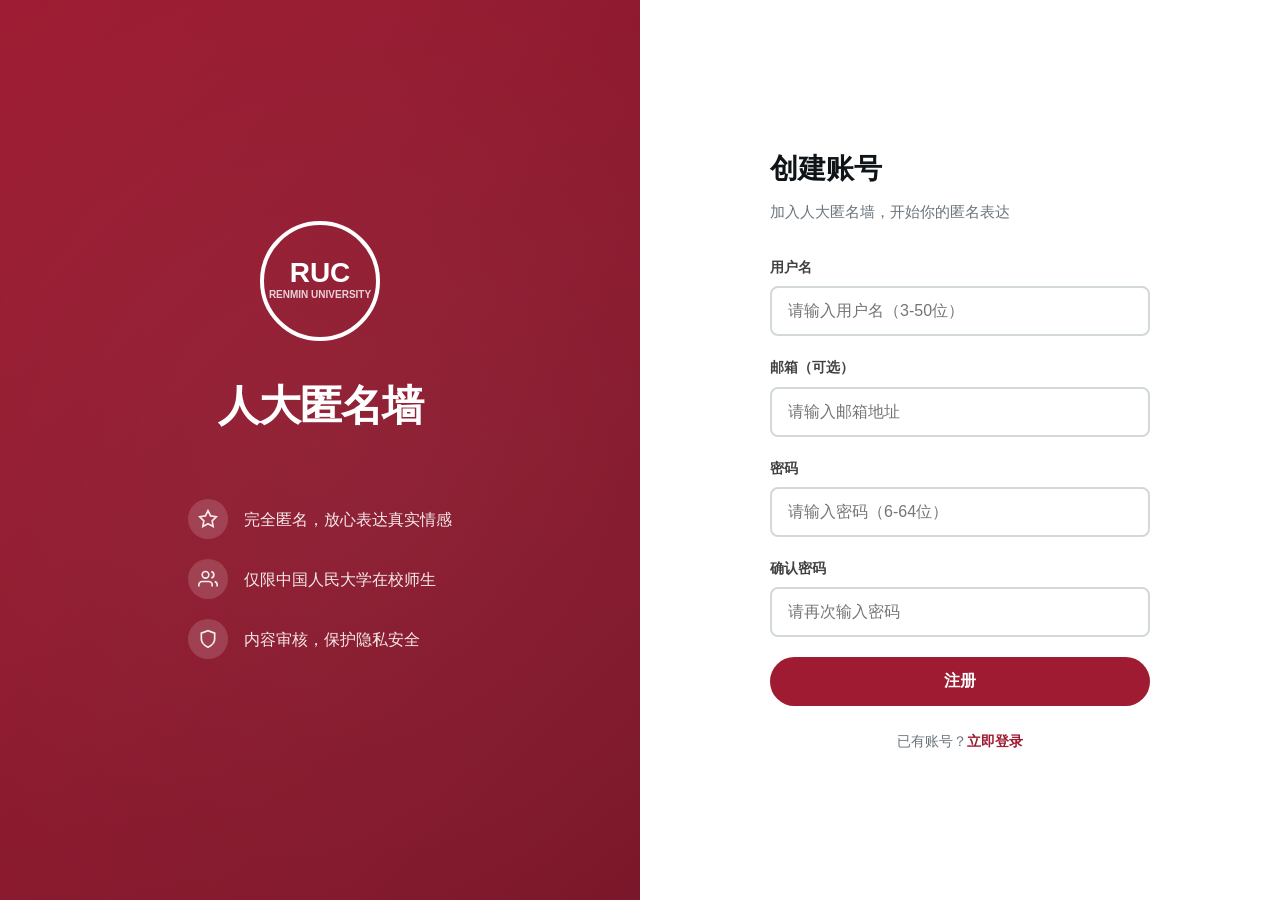
<file: register.html>
<!DOCTYPE html>
<html lang="zh-CN">

<head>
	<meta charset="UTF-8">
	<meta name="viewport" content="width=device-width, initial-scale=1.0">
	<title>注册 - 人大匿名墙</title>
	<link rel="stylesheet" href="css/style.css">
	<link rel="icon"
		href="data:image/svg+xml,<svg xmlns='http://www.w3.org/2000/svg' viewBox='0 0 100 100'><text y='.9em' font-size='90'>🏛️</text></svg>">
</head>

<body>
	<div class="login-page">
		<div class="login-left">
			<div class="login-brand">
				<svg width="120" height="120" viewBox="0 0 120 120" fill="none" xmlns="http://www.w3.org/2000/svg"
					style="margin-bottom:24px">
					<circle cx="60" cy="60" r="58" stroke="white" stroke-width="4" fill="none" />
					<text x="50%" y="45%" dominant-baseline="middle" text-anchor="middle" fill="white" font-size="28"
						font-weight="900" font-family="Arial, sans-serif">RUC</text>
					<text x="50%" y="62%" dominant-baseline="middle" text-anchor="middle" fill="rgba(255,255,255,0.8)"
						font-size="10" font-weight="600" font-family="Arial, sans-serif">RENMIN UNIVERSITY</text>
				</svg>
				<h1>人大匿名墙</h1>
			</div>
			<div class="login-features">
				<div class="feature-item">
					<div class="feature-icon">
						<svg viewBox="0 0 24 24" fill="none" stroke="currentColor" stroke-width="2">
							<path
								d="M12 2l3.09 6.26L22 9.27l-5 4.87 1.18 6.88L12 17.77l-6.18 3.25L7 14.14 2 9.27l6.91-1.01L12 2z" />
						</svg>
					</div>
					<span>完全匿名，放心表达真实情感</span>
				</div>
				<div class="feature-item">
					<div class="feature-icon">
						<svg viewBox="0 0 24 24" fill="none" stroke="currentColor" stroke-width="2">
							<path d="M17 21v-2a4 4 0 0 0-4-4H5a4 4 0 0 0-4 4v2" />
							<circle cx="9" cy="7" r="4" />
							<path d="M23 21v-2a4 4 0 0 0-3-3.87" />
							<path d="M16 3.13a4 4 0 0 1 0 7.75" />
						</svg>
					</div>
					<span>仅限中国人民大学在校师生</span>
				</div>
				<div class="feature-item">
					<div class="feature-icon">
						<svg viewBox="0 0 24 24" fill="none" stroke="currentColor" stroke-width="2">
							<path d="M12 22s8-4 8-10V5l-8-3-8 3v7c0 6 8 10 8 10z" />
						</svg>
					</div>
					<span>内容审核，保护隐私安全</span>
				</div>
			</div>
		</div>
		<div class="login-right">
			<div class="login-form-container">
				<h2 class="form-title">创建账号</h2>
				<p class="form-subtitle">加入人大匿名墙，开始你的匿名表达</p>
				<form class="login-form" id="registerForm" novalidate>
					<div class="form-group">
						<label class="form-label" for="username">用户名</label>
						<input type="text" id="username" name="username" class="form-input" placeholder="请输入用户名（3-50位）"
							autocomplete="username" required>
						<p class="form-error" id="usernameError">请输入用户名</p>
					</div>
					<div class="form-group">
						<label class="form-label" for="email">邮箱（可选）</label>
						<input type="email" id="email" name="email" class="form-input" placeholder="请输入邮箱地址"
							autocomplete="email">
						<p class="form-error" id="emailError">请输入有效的邮箱地址</p>
					</div>
					<div class="form-group">
						<label class="form-label" for="password">密码</label>
						<input type="password" id="password" name="password" class="form-input"
							placeholder="请输入密码（6-64位）" autocomplete="new-password" required>
						<p class="form-error" id="passwordError">请输入密码</p>
					</div>
					<div class="form-group">
						<label class="form-label" for="confirmPassword">确认密码</label>
						<input type="password" id="confirmPassword" name="confirmPassword" class="form-input"
							placeholder="请再次输入密码" autocomplete="new-password" required>
						<p class="form-error" id="confirmPasswordError">两次输入的密码不一致</p>
					</div>
					<button type="submit" class="submit-btn" id="submitBtn">注册</button>
					<p class="register-hint">
						已有账号？<a href="login.html">立即登录</a>
					</p>
				</form>
			</div>
		</div>
	</div>

	<div class="toast-container" id="toastContainer"></div>

	<script type="module">
		import apiClient from './js/api/client.js';

		const form = document.getElementById('registerForm');
		const usernameInput = document.getElementById('username');
		const emailInput = document.getElementById('email');
		const passwordInput = document.getElementById('password');
		const confirmPasswordInput = document.getElementById('confirmPassword');
		const submitBtn = document.getElementById('submitBtn');
		const usernameError = document.getElementById('usernameError');
		const emailError = document.getElementById('emailError');
		const passwordError = document.getElementById('passwordError');
		const confirmPasswordError = document.getElementById('confirmPasswordError');
		const toastContainer = document.getElementById('toastContainer');

		function showToast(message, type = 'default') {
			const toast = document.createElement('div');
			toast.className = `toast ${type}`;
			toast.textContent = message;
			toastContainer.appendChild(toast);
			setTimeout(() => toast.remove(), 3000);
		}

		function showError(input, errorEl, show) {
			if (show) {
				input.classList.add('error');
				errorEl.classList.add('visible');
			} else {
				input.classList.remove('error');
				errorEl.classList.remove('visible');
			}
		}

		function validateForm() {
			let valid = true;

			// 用户名验证
			const username = usernameInput.value.trim();
			if (!username) {
				showError(usernameInput, usernameError, true);
				valid = false;
			} else if (username.length < 3 || username.length > 50) {
				showError(usernameInput, usernameError, true);
				showToast('用户名长度需为3-50位', 'warning');
				valid = false;
			} else if (!/^[a-zA-Z0-9_]+$/.test(username)) {
				showError(usernameInput, usernameError, true);
				showToast('用户名只能包含字母、数字、下划线', 'warning');
				valid = false;
			} else {
				showError(usernameInput, usernameError, false);
			}

			// 邮箱验证（可选，但如果填写必须符合格式）
			const email = emailInput.value.trim();
			if (email && !/^[^\s@]+@[^\s@]+\.[^\s@]+$/.test(email)) {
				showError(emailInput, emailError, true);
				showToast('请输入有效的邮箱地址', 'warning');
				valid = false;
			} else {
				showError(emailInput, emailError, false);
			}

			// 密码验证
			const password = passwordInput.value;
			if (!password) {
				showError(passwordInput, passwordError, true);
				valid = false;
			} else if (password.length < 6 || password.length > 64) {
				showError(passwordInput, passwordError, true);
				showToast('密码长度需为6-64位', 'warning');
				valid = false;
			} else {
				showError(passwordInput, passwordError, false);
			}

			// 确认密码验证
			const confirmPassword = confirmPasswordInput.value;
			if (password !== confirmPassword) {
				showError(confirmPasswordInput, confirmPasswordError, true);
				showToast('两次输入的密码不一致', 'warning');
				valid = false;
			} else {
				showError(confirmPasswordInput, confirmPasswordError, false);
			}

			return valid;
		}

		usernameInput.addEventListener('input', () => {
			showError(usernameInput, usernameError, false);
		});
		emailInput.addEventListener('input', () => {
			showError(emailInput, emailError, false);
		});
		passwordInput.addEventListener('input', () => {
			showError(passwordInput, passwordError, false);
		});
		confirmPasswordInput.addEventListener('input', () => {
			showError(confirmPasswordInput, confirmPasswordError, false);
		});

		form.addEventListener('submit', async (e) => {
			e.preventDefault();
			if (!validateForm()) return;

			submitBtn.disabled = true;
			submitBtn.textContent = '注册中...';

			try {
				const result = await apiClient.register({
					username: usernameInput.value.trim(),
					password: passwordInput.value,
					email: emailInput.value.trim() || undefined
				});

				if (result.code === 201 && result.data) {
					showToast('注册成功！请登录', 'success');
					setTimeout(() => {
						window.location.href = 'login.html';
					}, 1000);
				} else {
					showToast(result.message || '注册失败', 'error');
					if (result.code === 400) {
						showError(usernameInput, usernameError, true);
					}
				}
			} catch (error) {
				showToast('网络错误，请稍后重试', 'error');
			} finally {
				submitBtn.disabled = false;
				submitBtn.textContent = '注册';
			}
		});
	</script>
</body>

</html>
</file>
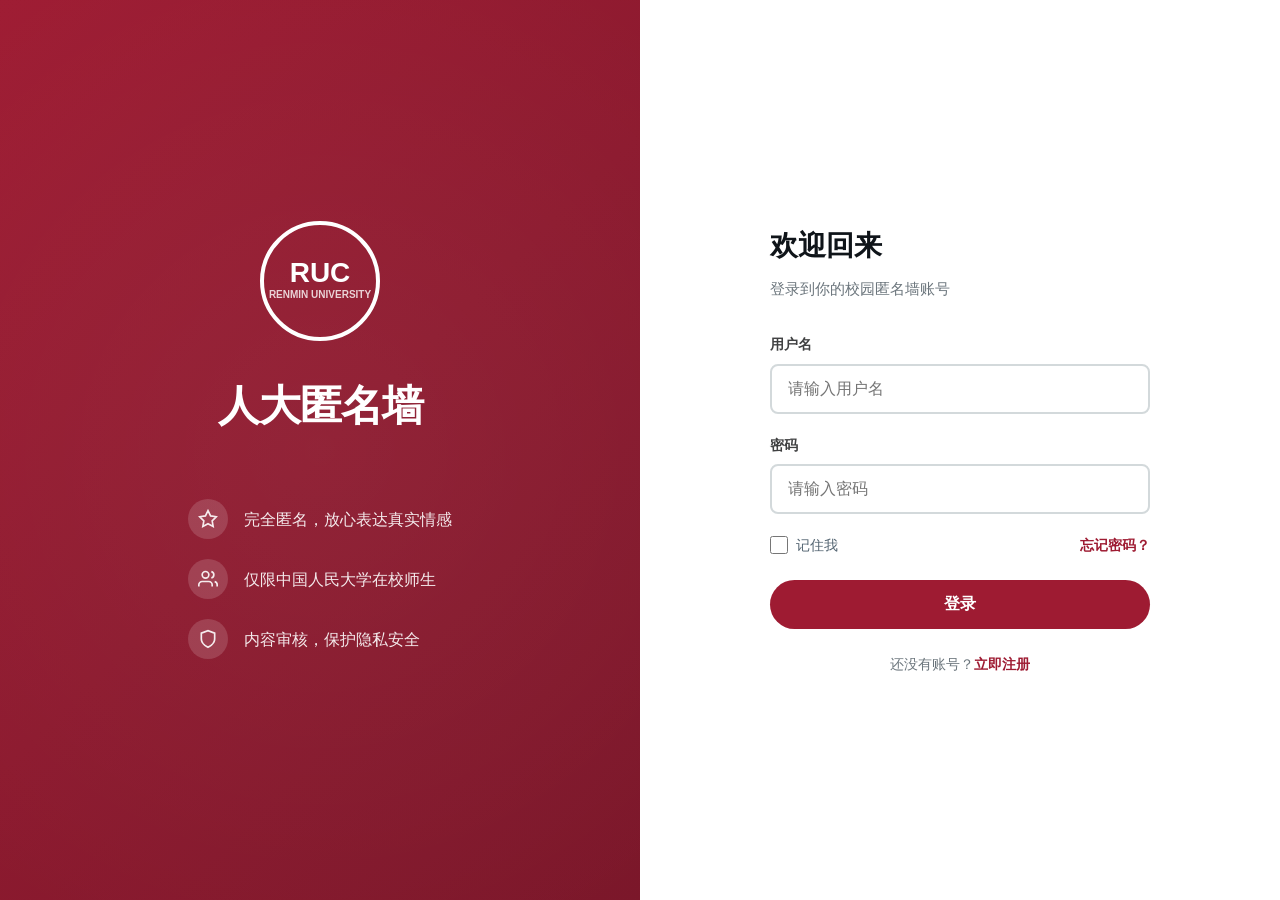
<file: settings.html>
<!DOCTYPE html>
<html lang="zh-CN">
<head>
  <meta charset="UTF-8">
  <meta name="viewport" content="width=device-width, initial-scale=1.0">
  <title>设置 - 人大匿名墙</title>
  <link rel="stylesheet" href="css/style.css">
  <link rel="icon" href="data:image/svg+xml,<svg xmlns='http://www.w3.org/2000/svg' viewBox='0 0 100 100'><text y='.9em' font-size='90'>🏛️</text></svg>">
</head>
<body>
  <div class="container">
    <div class="main-layout">
      <aside class="sidebar-left">
        <div class="logo-area">
          <svg width="50" height="50" viewBox="0 0 50 50" fill="none" xmlns="http://www.w3.org/2000/svg">
            <circle cx="25" cy="25" r="24" stroke="#9E1B32" stroke-width="2" fill="none"/>
            <text x="50%" y="55%" dominant-baseline="middle" text-anchor="middle" fill="#9E1B32" font-size="14" font-weight="900" font-family="Arial, sans-serif">RUC</text>
          </svg>
          <span class="logo-text">人大匿名墙</span>
        </div>
        <nav class="nav-links">
          <a href="index.html" class="nav-item" id="navHome">
            <svg viewBox="0 0 24 24" fill="none" stroke="currentColor" stroke-width="2"><path d="M3 9l9-7 9 7v11a2 2 0 0 1-2 2H5a2 2 0 0 1-2-2z"/><polyline points="9 22 9 12 15 12 15 22"/></svg>
            <span>首页</span>
          </a>
          <a href="explore.html" class="nav-item" id="navExplore">
            <svg viewBox="0 0 24 24" fill="none" stroke="currentColor" stroke-width="2"><circle cx="11" cy="11" r="8"/><line x1="21" y1="21" x2="16.65" y2="16.65"/></svg>
            <span>发现</span>
          </a>
          <a href="notifications.html" class="nav-item" id="navNotifications">
            <svg viewBox="0 0 24 24" fill="none" stroke="currentColor" stroke-width="2"><path d="M18 8A6 6 0 0 0 6 8c0 7-3 9-3 9h18s-3-2-3-9"/><path d="M13.73 21a2 2 0 0 1-3.46 0"/></svg>
            <span>通知</span>
            <span class="notification-badge" id="notifBadge" style="display:none">0</span>
          </a>
          <a href="messages.html" class="nav-item" id="navMessages">
            <svg viewBox="0 0 24 24" fill="none" stroke="currentColor" stroke-width="2"><path d="M4 4h16c1.1 0 2 .9 2 2v12c0 1.1-.9 2-2 2H4c-1.1 0-2-.9-2-2V6c0-1.1.9-2 2-2z"/><polyline points="22,6 12,13 2,6"/></svg>
            <span>私信</span>
          </a>
          <a href="profile.html" class="nav-item" id="navProfile">
            <svg viewBox="0 0 24 24" fill="none" stroke="currentColor" stroke-width="2"><path d="M20 21v-2a4 4 0 0 0-4-4H8a4 4 0 0 0-4 4v2"/><circle cx="12" cy="7" r="4"/></svg>
            <span>我的发布</span>
          </a>
          <a href="settings.html" class="nav-item active" id="navSettings">
            <svg viewBox="0 0 24 24" fill="none" stroke="currentColor" stroke-width="2"><circle cx="12" cy="12" r="3"/><path d="M19.4 15a1.65 1.65 0 0 0 .33 1.82l.06.06a2 2 0 0 1 0 2.83 2 2 0 0 1-2.83 0l-.06-.06a1.65 1.65 0 0 0-1.82-.33 1.65 1.65 0 0 0-1 1.51V21a2 2 0 0 1-2 2 2 2 0 0 1-2-2v-.09A1.65 1.65 0 0 0 9 19.4a1.65 1.65 0 0 0-1.82.33l-.06.06a2 2 0 0 1-2.83 0 2 2 0 0 1 0-2.83l.06-.06a1.65 1.65 0 0 0 .33-1.82 1.65 1.65 0 0 0-1.51-1H3a2 2 0 0 1-2-2 2 2 0 0 1 2-2h.09A1.65 1.65 0 0 0 4.6 9a1.65 1.65 0 0 0-.33-1.82l-.06-.06a2 2 0 0 1 0-2.83 2 2 0 0 1 2.83 0l.06.06a1.65 1.65 0 0 0 1.82.33H9a1.65 1.65 0 0 0 1-1.51V3a2 2 0 0 1 2-2 2 2 0 0 1 2 2v.09a1.65 1.65 0 0 0 1 1.51 1.65 1.65 0 0 0 1.82-.33l.06-.06a2 2 0 0 1 2.83 0 2 2 0 0 1 0 2.83l-.06.06a1.65 1.65 0 0 0-.33 1.82V9a1.65 1.65 0 0 0 1.51 1H21a2 2 0 0 1 2 2 2 2 0 0 1-2 2h-.09a1.65 1.65 0 0 0-1.51 1z"/></svg>
            <span>设置</span>
          </a>
        </nav>
        <div class="sidebar-bottom">
          <div class="user-menu" id="userMenu">
            <div class="avatar" id="userAvatar">?</div>
            <div class="user-info">
              <div class="user-name" id="userName">匿名用户</div>
              <div class="user-handle" id="userHandle">@anonymous</div>
            </div>
            <svg class="more-icon" viewBox="0 0 24 24" fill="none" stroke="currentColor" stroke-width="2"><circle cx="12" cy="12" r="1"/><circle cx="19" cy="12" r="1"/><circle cx="5" cy="12" r="1"/></svg>
          </div>
        </div>
      </aside>

      <main class="feed-main">
        <header class="feed-header">
          <h1>设置</h1>
        </header>

        <div class="settings-container">
          <section class="settings-section">
            <h2 class="settings-title">通知设置</h2>
            <div class="settings-list">
              <div class="settings-item">
                <div class="settings-item-info">
                  <div class="settings-item-title">启用通知</div>
                  <div class="settings-item-desc">接收点赞、评论等通知</div>
                </div>
                <label class="toggle">
                  <input type="checkbox" id="notificationsEnabled" checked>
                  <span class="toggle-slider"></span>
                </label>
              </div>
              <div class="settings-item">
                <div class="settings-item-info">
                  <div class="settings-item-title">邮件通知</div>
                  <div class="settings-item-desc">接收重要通知的邮件提醒</div>
                </div>
                <label class="toggle">
                  <input type="checkbox" id="emailNotifications">
                  <span class="toggle-slider"></span>
                </label>
              </div>
            </div>
          </section>

          <section class="settings-section">
            <h2 class="settings-title">隐私设置</h2>
            <div class="settings-list">
              <div class="settings-item">
                <div class="settings-item-info">
                  <div class="settings-item-title">个人资料可见</div>
                  <div class="settings-item-desc">允许其他人查看你的发布</div>
                </div>
                <label class="toggle">
                  <input type="checkbox" id="profileVisible" checked>
                  <span class="toggle-slider"></span>
                </label>
              </div>
            </div>
          </section>

          <section class="settings-section">
            <h2 class="settings-title">账号安全</h2>
            <div class="settings-list">
              <div class="settings-item clickable" id="changePasswordBtn">
                <div class="settings-item-info">
                  <div class="settings-item-title">修改密码</div>
                  <div class="settings-item-desc">更新你的账号密码</div>
                </div>
                <svg viewBox="0 0 24 24" fill="none" stroke="currentColor" stroke-width="2" style="width:20px;height:20px;color:var(--gray-400)"><polyline points="9 18 15 12 9 6"/></svg>
              </div>
              <div class="settings-item clickable" id="forgotPasswordBtn">
                <div class="settings-item-info">
                  <div class="settings-item-title">忘记密码</div>
                  <div class="settings-item-desc">通过邮箱重置密码</div>
                </div>
                <svg viewBox="0 0 24 24" fill="none" stroke="currentColor" stroke-width="2" style="width:20px;height:20px;color:var(--gray-400)"><polyline points="9 18 15 12 9 6"/></svg>
              </div>
            </div>
          </section>

          <section class="settings-section">
            <h2 class="settings-title">关于</h2>
            <div class="settings-list">
              <div class="settings-item">
                <div class="settings-item-info">
                  <div class="settings-item-title">版本信息</div>
                  <div class="settings-item-desc">v1.0.0</div>
                </div>
              </div>
              <div class="settings-item clickable" id="termsBtn">
                <div class="settings-item-info">
                  <div class="settings-item-title">使用条款</div>
                </div>
                <svg viewBox="0 0 24 24" fill="none" stroke="currentColor" stroke-width="2" style="width:20px;height:20px;color:var(--gray-400)"><polyline points="9 18 15 12 9 6"/></svg>
              </div>
              <div class="settings-item clickable" id="privacyBtn">
                <div class="settings-item-info">
                  <div class="settings-item-title">隐私政策</div>
                </div>
                <svg viewBox="0 0 24 24" fill="none" stroke="currentColor" stroke-width="2" style="width:20px;height:20px;color:var(--gray-400)"><polyline points="9 18 15 12 9 6"/></svg>
              </div>
            </div>
          </section>

          <div class="settings-danger">
            <button class="btn btn-danger" id="logoutBtn">退出登录</button>
          </div>
        </div>
      </main>

      <aside class="sidebar-right">
        <div class="widget">
          <div class="widget-header">帮助</div>
          <div class="widget-content">
            <div class="rules-item">
              <div class="rule-icon">
                <svg width="16" height="16" viewBox="0 0 24 24" fill="none" stroke="currentColor" stroke-width="2"><circle cx="12" cy="12" r="10"/><path d="M9.09 9a3 3 0 0 1 5.83 1c0 2-3 3-3 3"/><line x1="12" y1="17" x2="12.01" y2="17"/></svg>
              </div>
              <div class="rule-text">
                <div class="rule-title">遇到问题？</div>
                <div class="rule-desc">联系管理员获取帮助</div>
              </div>
            </div>
          </div>
        </div>

        <div class="footer-links">
          <a href="#">使用条款</a>
          <a href="#">隐私政策</a>
          <a href="#">联系我们</a>
          <a href="#">帮助中心</a>
          <span>© 2024 RUC Confession Wall</span>
        </div>
      </aside>
    </div>
  </div>

  <div class="modal-overlay" id="passwordModal">
    <div class="modal" style="max-width:400px">
      <div class="modal-header">
        <h2>修改密码</h2>
        <button class="modal-close" id="closePasswordModal">
          <svg viewBox="0 0 24 24" fill="none" stroke="currentColor" stroke-width="2"><line x1="18" y1="6" x2="6" y2="18"/><line x1="6" y1="6" x2="18" y2="18"/></svg>
        </button>
      </div>
      <div class="modal-body">
        <div class="form-group">
          <label class="form-label" for="currentPassword">当前密码</label>
          <input type="password" id="currentPassword" class="form-input" placeholder="请输入当前密码">
        </div>
        <div class="form-group">
          <label class="form-label" for="newPassword">新密码</label>
          <input type="password" id="newPassword" class="form-input" placeholder="请输入新密码（6-64位）">
        </div>
        <div class="form-group">
          <label class="form-label" for="confirmNewPassword">确认新密码</label>
          <input type="password" id="confirmNewPassword" class="form-input" placeholder="请再次输入新密码">
        </div>
        <button class="btn btn-primary" id="savePasswordBtn" style="width:100%;margin-top:8px">保存</button>
      </div>
    </div>
  </div>

  <div class="modal-overlay" id="forgotPasswordModal">
    <div class="modal" style="max-width:400px">
      <div class="modal-header">
        <h2>重置密码</h2>
        <button class="modal-close" id="closeForgotModal">
          <svg viewBox="0 0 24 24" fill="none" stroke="currentColor" stroke-width="2"><line x1="18" y1="6" x2="6" y2="18"/><line x1="6" y1="6" x2="18" y2="18"/></svg>
        </button>
      </div>
      <div class="modal-body">
        <p style="margin-bottom:16px;color:var(--gray-600)">输入你的注册邮箱，我们会发送密码重置链接。</p>
        <div class="form-group">
          <label class="form-label" for="resetEmail">邮箱地址</label>
          <input type="email" id="resetEmail" class="form-input" placeholder="请输入邮箱地址">
        </div>
        <button class="btn btn-primary" id="sendResetBtn" style="width:100%;margin-top:8px">发送重置链接</button>
      </div>
    </div>
  </div>

  <div class="modal-overlay" id="userMenuModal">
    <div class="modal" style="max-width:300px;padding:8px">
      <div class="modal-header" style="padding:8px 12px">
        <h2 style="font-size:15px">账号</h2>
        <button class="modal-close" id="closeUserMenuModal">
          <svg viewBox="0 0 24 24" fill="none" stroke="currentColor" stroke-width="2"><line x1="18" y1="6" x2="6" y2="18"/><line x1="6" y1="6" x2="18" y2="18"/></svg>
        </button>
      </div>
      <div class="modal-body" style="padding:8px">
        <button class="btn btn-secondary" id="logoutBtnSidebar" style="width:100%;text-align:left;padding:12px 16px;border-radius:8px">
          退出登录
        </button>
      </div>
    </div>
  </div>

  <div class="toast-container" id="toastContainer"></div>
  <button class="scroll-to-top" id="scrollToTop">
    <svg viewBox="0 0 24 24" fill="none" stroke="currentColor" stroke-width="2"><line x1="12" y1="19" x2="12" y2="5"/><polyline points="5 12 12 5 19 12"/></svg>
  </button>

  <script type="module">
    import apiClient from './js/api/client.js';

    const notificationsEnabled = document.getElementById('notificationsEnabled');
    const emailNotifications = document.getElementById('emailNotifications');
    const profileVisible = document.getElementById('profileVisible');
    const passwordModal = document.getElementById('passwordModal');
    const forgotPasswordModal = document.getElementById('forgotPasswordModal');
    const userMenuModal = document.getElementById('userMenuModal');
    const userMenu = document.getElementById('userMenu');
    const toastContainer = document.getElementById('toastContainer');
    const scrollToTop = document.getElementById('scrollToTop');

    if (!apiClient.isLoggedIn()) {
      window.location.href = 'login.html';
    }

    if (apiClient.getUser()) {
      const user = apiClient.getUser();
      document.getElementById('userName').textContent = user.username || '匿名用户';
      document.getElementById('userHandle').textContent = '@' + (user.username || 'anonymous');
      document.getElementById('userAvatar').textContent = (user.username || 'A')[0].toUpperCase();
    }

    function showToast(message, type = 'default') {
      const toast = document.createElement('div');
      toast.className = `toast ${type}`;
      toast.textContent = message;
      toastContainer.appendChild(toast);
      setTimeout(() => toast.remove(), 3000);
    }

    async function loadSettings() {
      try {
        const result = await apiClient.getSettings();
        if (result.code === 200 && result.data) {
          notificationsEnabled.checked = result.data.notifications_enabled !== false;
          emailNotifications.checked = result.data.email_notifications === true;
          profileVisible.checked = result.data.profile_visible !== false;
        }
      } catch (e) {
        // ignore
      }
    }

    async function saveSettings() {
      try {
        const result = await apiClient.updateSettings({
          notifications_enabled: notificationsEnabled.checked,
          email_notifications: emailNotifications.checked,
          profile_visible: profileVisible.checked
        });
        if (result.code === 200) {
          showToast('设置已保存', 'success');
        } else {
          showToast(result.message || '保存失败', 'error');
        }
      } catch {
        showToast('网络错误，请稍后重试', 'error');
      }
    }

    notificationsEnabled.addEventListener('change', saveSettings);
    emailNotifications.addEventListener('change', saveSettings);
    profileVisible.addEventListener('change', saveSettings);

    document.getElementById('changePasswordBtn').addEventListener('click', () => {
      passwordModal.classList.add('active');
    });

    document.getElementById('closePasswordModal').addEventListener('click', () => {
      passwordModal.classList.remove('active');
    });

    passwordModal.addEventListener('click', (e) => {
      if (e.target === passwordModal) passwordModal.classList.remove('active');
    });

    document.getElementById('savePasswordBtn').addEventListener('click', () => {
      const currentPassword = document.getElementById('currentPassword').value;
      const newPassword = document.getElementById('newPassword').value;
      const confirmNewPassword = document.getElementById('confirmNewPassword').value;

      if (!currentPassword) {
        showToast('请输入当前密码', 'warning');
        return;
      }
      if (!newPassword || newPassword.length < 6) {
        showToast('新密码长度需为6-64位', 'warning');
        return;
      }
      if (newPassword !== confirmNewPassword) {
        showToast('两次输入的密码不一致', 'warning');
        return;
      }

      showToast('修改密码功能开发中', 'warning');
      passwordModal.classList.remove('active');
    });

    document.getElementById('forgotPasswordBtn').addEventListener('click', () => {
      forgotPasswordModal.classList.add('active');
    });

    document.getElementById('closeForgotModal').addEventListener('click', () => {
      forgotPasswordModal.classList.remove('active');
    });

    forgotPasswordModal.addEventListener('click', (e) => {
      if (e.target === forgotPasswordModal) forgotPasswordModal.classList.remove('active');
    });

    document.getElementById('sendResetBtn').addEventListener('click', async () => {
      const email = document.getElementById('resetEmail').value.trim();
      if (!email) {
        showToast('请输入邮箱地址', 'warning');
        return;
      }
      if (!/^[^\s@]+@[^\s@]+\.[^\s@]+$/.test(email)) {
        showToast('请输入有效的邮箱地址', 'warning');
        return;
      }

      showToast('密码重置功能开发中', 'warning');
      forgotPasswordModal.classList.remove('active');
    });

    document.getElementById('logoutBtn').addEventListener('click', async () => {
      await apiClient.logout();
      showToast('已退出登录', 'success');
      setTimeout(() => { window.location.href = 'login.html'; }, 800);
    });

    userMenu.addEventListener('click', () => {
      userMenuModal.classList.add('active');
    });

    document.getElementById('closeUserMenuModal').addEventListener('click', () => {
      userMenuModal.classList.remove('active');
    });

    userMenuModal.addEventListener('click', (e) => {
      if (e.target === userMenuModal) userMenuModal.classList.remove('active');
    });

    document.getElementById('logoutBtnSidebar').addEventListener('click', async () => {
      await apiClient.logout();
      showToast('已退出登录', 'success');
      setTimeout(() => { window.location.href = 'login.html'; }, 800);
    });

    window.addEventListener('scroll', () => {
      scrollToTop.classList.toggle('visible', window.scrollY > 300);
    });

    scrollToTop.addEventListener('click', () => {
      window.scrollTo({ top: 0, behavior: 'smooth' });
    });

    loadSettings();
  </script>

  <style>
    .settings-container {
      padding: 16px;
    }

    .settings-section {
      margin-bottom: 24px;
    }

    .settings-title {
      font-size: 18px;
      font-weight: 700;
      margin-bottom: 12px;
      color: var(--gray-700);
    }

    .settings-list {
      background: var(--white);
      border-radius: var(--radius);
      border: 1px solid var(--border);
      overflow: hidden;
    }

    .settings-item {
      display: flex;
      align-items: center;
      justify-content: space-between;
      padding: 16px;
      border-bottom: 1px solid var(--gray-100);
    }

    .settings-item:last-child {
      border-bottom: none;
    }

    .settings-item.clickable {
      cursor: pointer;
      transition: background var(--transition);
    }

    .settings-item.clickable:hover {
      background: var(--gray-50);
    }

    .settings-item-info {
      flex: 1;
    }

    .settings-item-title {
      font-size: 15px;
      font-weight: 600;
      margin-bottom: 2px;
    }

    .settings-item-desc {
      font-size: 13px;
      color: var(--gray-500);
    }

    .toggle {
      position: relative;
      display: inline-block;
      width: 48px;
      height: 26px;
      flex-shrink: 0;
    }

    .toggle input {
      opacity: 0;
      width: 0;
      height: 0;
    }

    .toggle-slider {
      position: absolute;
      cursor: pointer;
      top: 0;
      left: 0;
      right: 0;
      bottom: 0;
      background-color: var(--gray-300);
      transition: 0.3s;
      border-radius: 26px;
    }

    .toggle-slider::before {
      position: absolute;
      content: "";
      height: 20px;
      width: 20px;
      left: 3px;
      bottom: 3px;
      background-color: white;
      transition: 0.3s;
      border-radius: 50%;
    }

    .toggle input:checked + .toggle-slider {
      background-color: var(--ruc-red);
    }

    .toggle input:checked + .toggle-slider::before {
      transform: translateX(22px);
    }

    .settings-danger {
      padding: 24px 0;
    }

    .form-group {
      margin-bottom: 16px;
    }

    .form-group:last-child {
      margin-bottom: 0;
    }

    .form-label {
      display: block;
      font-size: 14px;
      font-weight: 700;
      margin-bottom: 8px;
      color: var(--gray-700);
    }

    .form-input {
      width: 100%;
      padding: 12px 14px;
      border: 2px solid var(--gray-200);
      border-radius: var(--radius-sm);
      font-size: 15px;
      transition: all var(--transition);
    }

    .form-input:focus {
      border-color: var(--ruc-red);
      box-shadow: 0 0 0 3px rgba(158, 27, 50, 0.1);
    }
  </style>
</body>
</html>
</file>
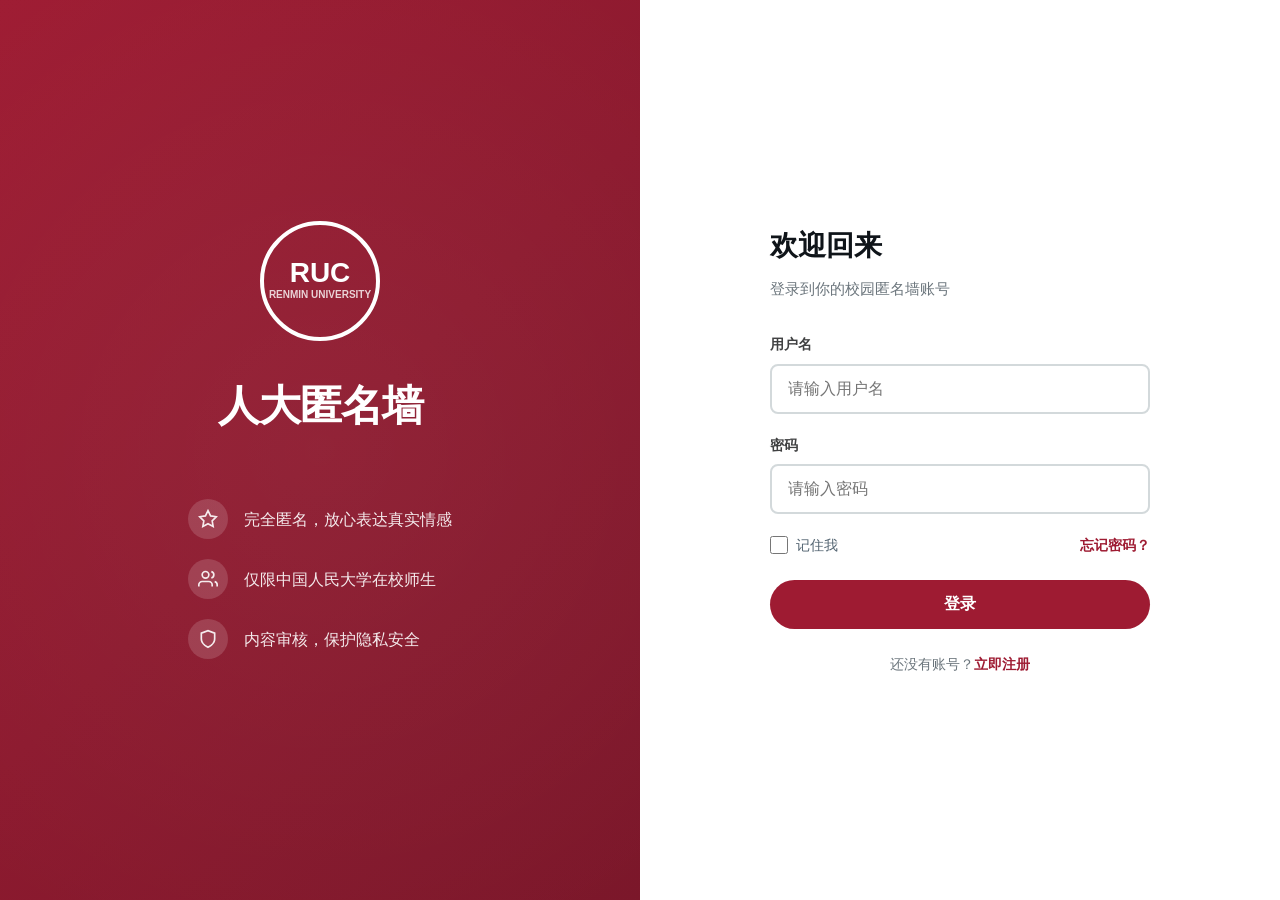
<file: public/admin.html>
<!DOCTYPE html>
<html lang="zh-CN">
<head>
  <meta charset="UTF-8">
  <meta name="viewport" content="width=device-width, initial-scale=1.0">
  <title>管理后台 - 人大匿名墙</title>
  <link rel="stylesheet" href="css/style.css">
  <link rel="icon" href="data:image/svg+xml,<svg xmlns='http://www.w3.org/2000/svg' viewBox='0 0 100 100'><text y='.9em' font-size='90'>🏛️</text></svg>">
</head>
<body>
  <div class="container">
    <div class="main-layout">
      <aside class="sidebar-left">
        <div class="logo-area">
          <svg width="50" height="50" viewBox="0 0 50 50" fill="none" xmlns="http://www.w3.org/2000/svg">
            <circle cx="25" cy="25" r="24" stroke="#9E1B32" stroke-width="2" fill="none"/>
            <text x="50%" y="55%" dominant-baseline="middle" text-anchor="middle" fill="#9E1B32" font-size="14" font-weight="900" font-family="Arial, sans-serif">RUC</text>
          </svg>
          <span class="logo-text">人大匿名墙</span>
        </div>
        <nav class="nav-links">
          <a href="index.html" class="nav-item" id="navHome">
            <svg viewBox="0 0 24 24" fill="none" stroke="currentColor" stroke-width="2"><path d="M3 9l9-7 9 7v11a2 2 0 0 1-2 2H5a2 2 0 0 1-2-2z"/><polyline points="9 22 9 12 15 12 15 22"/></svg>
            <span>首页</span>
          </a>
          <a href="explore.html" class="nav-item" id="navExplore">
            <svg viewBox="0 0 24 24" fill="none" stroke="currentColor" stroke-width="2"><circle cx="11" cy="11" r="8"/><line x1="21" y1="21" x2="16.65" y2="16.65"/></svg>
            <span>发现</span>
          </a>
          <a href="notifications.html" class="nav-item" id="navNotifications">
            <svg viewBox="0 0 24 24" fill="none" stroke="currentColor" stroke-width="2"><path d="M18 8A6 6 0 0 0 6 8c0 7-3 9-3 9h18s-3-2-3-9"/><path d="M13.73 21a2 2 0 0 1-3.46 0"/></svg>
            <span>通知</span>
            <span class="notification-badge" id="notifBadge" style="display:none">0</span>
          </a>
          <a href="messages.html" class="nav-item" id="navMessages">
            <svg viewBox="0 0 24 24" fill="none" stroke="currentColor" stroke-width="2"><path d="M4 4h16c1.1 0 2 .9 2 2v12c0 1.1-.9 2-2 2H4c-1.1 0-2-.9-2-2V6c0-1.1.9-2 2-2z"/><polyline points="22,6 12,13 2,6"/></svg>
            <span>私信</span>
          </a>
          <a href="profile.html" class="nav-item" id="navProfile">
            <svg viewBox="0 0 24 24" fill="none" stroke="currentColor" stroke-width="2"><path d="M20 21v-2a4 4 0 0 0-4-4H8a4 4 0 0 0-4 4v2"/><circle cx="12" cy="7" r="4"/></svg>
            <span>我的发布</span>
          </a>
          <a href="settings.html" class="nav-item" id="navSettings">
            <svg viewBox="0 0 24 24" fill="none" stroke="currentColor" stroke-width="2"><circle cx="12" cy="12" r="3"/><path d="M19.4 15a1.65 1.65 0 0 0 .33 1.82l.06.06a2 2 0 0 1 0 2.83 2 2 0 0 1-2.83 0l-.06-.06a1.65 1.65 0 0 0-1.82-.33 1.65 1.65 0 0 0-1 1.51V21a2 2 0 0 1-2 2 2 2 0 0 1-2-2v-.09A1.65 1.65 0 0 0 9 19.4a1.65 1.65 0 0 0-1.82.33l-.06.06a2 2 0 0 1-2.83 0 2 2 0 0 1 0-2.83l.06-.06a1.65 1.65 0 0 0 .33-1.82 1.65 1.65 0 0 0-1.51-1H3a2 2 0 0 1-2-2 2 2 0 0 1 2-2h.09A1.65 1.65 0 0 0 4.6 9a1.65 1.65 0 0 0-.33-1.82l-.06-.06a2 2 0 0 1 0-2.83 2 2 0 0 1 2.83 0l.06.06a1.65 1.65 0 0 0 1.82.33H9a1.65 1.65 0 0 0 1-1.51V3a2 2 0 0 1 2-2 2 2 0 0 1 2 2v.09a1.65 1.65 0 0 0 1 1.51 1.65 1.65 0 0 0 1.82-.33l.06-.06a2 2 0 0 1 2.83 0 2 2 0 0 1 0 2.83l-.06.06a1.65 1.65 0 0 0-.33 1.82V9a1.65 1.65 0 0 0 1.51 1H21a2 2 0 0 1 2 2 2 2 0 0 1-2 2h-.09a1.65 1.65 0 0 0-1.51 1z"/></svg>
            <span>设置</span>
          </a>
        </nav>
        <div class="sidebar-bottom">
          <div class="user-menu" id="userMenu">
            <div class="avatar" id="userAvatar">?</div>
            <div class="user-info">
              <div class="user-name" id="userName">匿名用户</div>
              <div class="user-handle" id="userHandle">@anonymous</div>
            </div>
            <svg class="more-icon" viewBox="0 0 24 24" fill="none" stroke="currentColor" stroke-width="2"><circle cx="12" cy="12" r="1"/><circle cx="19" cy="12" r="1"/><circle cx="5" cy="12" r="1"/></svg>
          </div>
        </div>
      </aside>

      <main class="feed-main">
        <header class="feed-header">
          <h1>管理后台</h1>
        </header>

        <div class="admin-container">
          <div class="admin-stats" id="adminStats">
            <div class="admin-stat-card">
              <div class="admin-stat-value" id="statPending">0</div>
              <div class="admin-stat-label">待审核</div>
            </div>
            <div class="admin-stat-card">
              <div class="admin-stat-value" id="statApproved">0</div>
              <div class="admin-stat-label">已通过</div>
            </div>
            <div class="admin-stat-card">
              <div class="admin-stat-value" id="statRejected">0</div>
              <div class="admin-stat-label">已拒绝</div>
            </div>
          </div>

          <div class="admin-tabs">
            <button class="admin-tab active" data-status="pending">待审核</button>
            <button class="admin-tab" data-status="approved">已通过</button>
            <button class="admin-tab" data-status="rejected">已拒绝</button>
          </div>

          <div id="adminContent">
            <div class="loading-spinner"><div class="spinner"></div></div>
          </div>

          <div class="load-more" id="loadMoreArea" style="display:none">
            <button id="loadMoreBtn">加载更多</button>
          </div>
        </div>
      </main>

      <aside class="sidebar-right">
        <div class="widget">
          <div class="widget-header">管理帮助</div>
          <div class="widget-content">
            <div class="rules-item">
              <div class="rule-icon">
                <svg width="16" height="16" viewBox="0 0 24 24" fill="none" stroke="currentColor" stroke-width="2"><circle cx="12" cy="12" r="10"/><path d="M9.09 9a3 3 0 0 1 5.83 1c0 2-3 3-3 3"/><line x1="12" y1="17" x2="12.01" y2="17"/></svg>
              </div>
              <div class="rule-text">
                <div class="rule-title">审核说明</div>
                <div class="rule-desc">请根据社区规则审核内容</div>
              </div>
            </div>
          </div>
        </div>

        <div class="footer-links">
          <a href="#">使用条款</a>
          <a href="#">隐私政策</a>
          <a href="#">联系我们</a>
          <a href="#">帮助中心</a>
          <span>&copy; 2024 RUC Confession Wall</span>
        </div>
      </aside>
    </div>
  </div>

  <div class="modal-overlay" id="rejectModal">
    <div class="modal" style="max-width:400px">
      <div class="modal-header">
        <h2>拒绝原因</h2>
        <button class="modal-close" id="closeRejectModal">
          <svg viewBox="0 0 24 24" fill="none" stroke="currentColor" stroke-width="2"><line x1="18" y1="6" x2="6" y2="18"/><line x1="6" y1="6" x2="18" y2="18"/></svg>
        </button>
      </div>
      <div class="modal-body">
        <div class="form-group">
          <label class="form-label" for="rejectReason">拒绝原因（可选）</label>
          <textarea id="rejectReason" class="form-textarea" placeholder="请输入拒绝原因..." maxlength="200"></textarea>
        </div>
        <button class="btn btn-danger" id="confirmRejectBtn" style="width:100%;margin-top:8px">确认拒绝</button>
      </div>
    </div>
  </div>

  <div class="modal-overlay" id="deleteConfirmModal">
    <div class="modal" style="max-width:400px">
      <div class="modal-header">
        <h2>确认删除</h2>
        <button class="modal-close" id="closeDeleteModal">
          <svg viewBox="0 0 24 24" fill="none" stroke="currentColor" stroke-width="2"><line x1="18" y1="6" x2="6" y2="18"/><line x1="6" y1="6" x2="18" y2="18"/></svg>
        </button>
      </div>
      <div class="modal-body">
        <p style="margin-bottom:16px;color:var(--gray-600)">确定要强制删除这条消息吗？此操作不可撤销。</p>
        <button class="btn btn-danger" id="confirmDeleteBtn" style="width:100%">确认删除</button>
      </div>
    </div>
  </div>

  <div class="modal-overlay" id="userMenuModal">
    <div class="modal" style="max-width:300px;padding:8px">
      <div class="modal-header" style="padding:8px 12px">
        <h2 style="font-size:15px">账号</h2>
        <button class="modal-close" id="closeUserMenuModal">
          <svg viewBox="0 0 24 24" fill="none" stroke="currentColor" stroke-width="2"><line x1="18" y1="6" x2="6" y2="18"/><line x1="6" y1="6" x2="18" y2="18"/></svg>
        </button>
      </div>
      <div class="modal-body" style="padding:8px">
        <button class="btn btn-secondary" id="logoutBtnSidebar" style="width:100%;text-align:left;padding:12px 16px;border-radius:8px">
          退出登录
        </button>
      </div>
    </div>
  </div>

  <div class="toast-container" id="toastContainer"></div>
  <button class="scroll-to-top" id="scrollToTop">
    <svg viewBox="0 0 24 24" fill="none" stroke="currentColor" stroke-width="2"><line x1="12" y1="19" x2="12" y2="5"/><polyline points="5 12 12 5 19 12"/></svg>
  </button>

  <script type="module">
    import apiClient from './js/api/client.js';

    if (!apiClient.isLoggedIn()) {
      window.location.href = 'login.html';
    }

    const user = apiClient.getUser();
    if (!user || user.role !== 'admin') {
      showToast('权限不足，仅管理员可访问', 'error');
      setTimeout(() => { window.location.href = 'index.html'; }, 1500);
    }

    if (user) {
      document.getElementById('userName').textContent = user.username || '管理员';
      document.getElementById('userHandle').textContent = '@' + (user.username || 'admin');
      document.getElementById('userAvatar').textContent = (user.username || 'A')[0].toUpperCase();
    }

    let currentPage = 1;
    let currentStatus = 'pending';
    let isLoading = false;
    let rejectTargetId = null;
    let deleteTargetId = null;

    const adminContent = document.getElementById('adminContent');
    const loadMoreArea = document.getElementById('loadMoreArea');
    const loadMoreBtn = document.getElementById('loadMoreBtn');
    const toastContainer = document.getElementById('toastContainer');
    const scrollToTop = document.getElementById('scrollToTop');
    const rejectModal = document.getElementById('rejectModal');
    const deleteConfirmModal = document.getElementById('deleteConfirmModal');
    const userMenuModal = document.getElementById('userMenuModal');

    function showToast(message, type = 'default') {
      const toast = document.createElement('div');
      toast.className = `toast ${type}`;
      toast.textContent = message;
      toastContainer.appendChild(toast);
      setTimeout(() => toast.remove(), 3000);
    }

    function getTypeName(type) {
      const names = { confession: '表白', secret: '秘密', question: '提问' };
      return names[type] || '未知';
    }

    function getStatusName(status) {
      const names = { pending: '待审核', approved: '已通过', rejected: '已拒绝' };
      return names[status] || status;
    }

    function formatTime(dateStr) {
      const date = new Date(dateStr);
      const now = new Date();
      const diff = (now - date) / 1000;
      if (diff < 60) return '刚刚';
      if (diff < 3600) return Math.floor(diff / 60) + '分钟前';
      if (diff < 86400) return Math.floor(diff / 3600) + '小时前';
      if (diff < 604800) return Math.floor(diff / 86400) + '天前';
      return date.toLocaleDateString('zh-CN');
    }

    function escapeHtml(text) {
      const div = document.createElement('div');
      div.textContent = text;
      return div.innerHTML;
    }

    function renderAdminMessage(msg) {
      return `
        <article class="tweet admin-tweet" data-id="${msg.id}">
          <div class="tweet-main">
            <div class="tweet-avatar">${msg.type === 'confession' ? '❤' : msg.type === 'secret' ? '👁' : '?'}</div>
            <div class="tweet-content">
              <div class="tweet-header">
                <span class="tweet-author">${escapeHtml(msg.username || '匿名用户')}</span>
                <span class="tweet-time">${formatTime(msg.created_at)}</span>
                <span class="tweet-type-badge ${msg.type}">${getTypeName(msg.type)}</span>
                <span class="admin-status-badge status-${msg.status}">${getStatusName(msg.status)}</span>
              </div>
              <p class="tweet-text">${escapeHtml(msg.content)}</p>
              <div class="tweet-meta">
                <span>点赞: ${msg.like_count || 0}</span>
                <span>评论: ${msg.comment_count || 0}</span>
              </div>
              <div class="tweet-actions admin-actions">
                ${msg.status === 'pending' ? `
                  <button class="btn btn-sm btn-success" data-action="approve" data-id="${msg.id}">通过</button>
                  <button class="btn btn-sm btn-warning" data-action="reject" data-id="${msg.id}">拒绝</button>
                ` : ''}
                <button class="btn btn-sm btn-danger" data-action="delete" data-id="${msg.id}">删除</button>
              </div>
            </div>
          </div>
        </article>
      `;
    }

    async function loadPendingMessages(page = 1, append = false) {
      if (isLoading) return;
      isLoading = true;

      if (!append) {
        adminContent.innerHTML = '<div class="loading-spinner"><div class="spinner"></div></div>';
      }

      try {
        const result = await apiClient.getPendingMessages({ page, limit: 20, status: currentStatus });

        if (result.code === 200 && result.data) {
          const { messages, stats, pagination } = result.data;

          if (stats) {
            document.getElementById('statPending').textContent = stats.pending || 0;
            document.getElementById('statApproved').textContent = stats.approved || 0;
            document.getElementById('statRejected').textContent = stats.rejected || 0;
          }

          if (!append) {
            adminContent.innerHTML = '';
          }

          if (messages && messages.length > 0) {
            adminContent.innerHTML += messages.map(renderAdminMessage).join('');
            loadMoreArea.style.display = messages.length === 20 ? 'block' : 'none';
          } else if (!append) {
            adminContent.innerHTML = `
              <div class="empty-state">
                <div class="empty-icon">📋</div>
                <h3>暂无内容</h3>
                <p>当前分类下没有消息</p>
              </div>
            `;
            loadMoreArea.style.display = 'none';
          }

          attachAdminListeners();
        } else {
          if (!append) {
            adminContent.innerHTML = `
              <div class="empty-state">
                <h3>加载失败</h3>
                <p>${result.message || '请稍后重试'}</p>
              </div>
            `;
          }
        }
      } catch (error) {
        if (!append) {
          adminContent.innerHTML = `
            <div class="empty-state">
              <h3>网络错误</h3>
              <p>请检查网络连接后刷新页面</p>
            </div>
          `;
        }
        showToast('网络错误，请稍后重试', 'error');
      } finally {
        isLoading = false;
      }
    }

    function attachAdminListeners() {
      document.querySelectorAll('.admin-tweet').forEach(tweet => {
        const id = tweet.dataset.id;

        const approveBtn = tweet.querySelector('[data-action="approve"]');
        if (approveBtn) {
          approveBtn.addEventListener('click', async () => {
            approveBtn.disabled = true;
            try {
              const result = await apiClient.reviewMessage(id, { status: 'approved' });
              if (result.code === 200) {
                showToast('审核通过', 'success');
                tweet.remove();
                loadPendingMessages(1, false);
              } else {
                showToast(result.message || '操作失败', 'error');
                approveBtn.disabled = false;
              }
            } catch {
              showToast('网络错误', 'error');
              approveBtn.disabled = false;
            }
          });
        }

        const rejectBtn = tweet.querySelector('[data-action="reject"]');
        if (rejectBtn) {
          rejectBtn.addEventListener('click', () => {
            rejectTargetId = id;
            document.getElementById('rejectReason').value = '';
            rejectModal.classList.add('active');
          });
        }

        const deleteBtn = tweet.querySelector('[data-action="delete"]');
        if (deleteBtn) {
          deleteBtn.addEventListener('click', () => {
            deleteTargetId = id;
            deleteConfirmModal.classList.add('active');
          });
        }
      });
    }

    document.getElementById('confirmRejectBtn').addEventListener('click', async () => {
      if (!rejectTargetId) return;
      const reason = document.getElementById('rejectReason').value.trim();
      const btn = document.getElementById('confirmRejectBtn');
      btn.disabled = true;
      btn.textContent = '处理中...';

      try {
        const result = await apiClient.reviewMessage(rejectTargetId, { status: 'rejected', reason });
        if (result.code === 200) {
          showToast('已拒绝', 'success');
          rejectModal.classList.remove('active');
          rejectTargetId = null;
          loadPendingMessages(1, false);
        } else {
          showToast(result.message || '操作失败', 'error');
        }
      } catch {
        showToast('网络错误', 'error');
      } finally {
        btn.disabled = false;
        btn.textContent = '确认拒绝';
      }
    });

    document.getElementById('confirmDeleteBtn').addEventListener('click', async () => {
      if (!deleteTargetId) return;
      const btn = document.getElementById('confirmDeleteBtn');
      btn.disabled = true;
      btn.textContent = '删除中...';

      try {
        const result = await apiClient.adminDeleteMessage(deleteTargetId);
        if (result.code === 200) {
          showToast('已删除', 'success');
          deleteConfirmModal.classList.remove('active');
          deleteTargetId = null;
          loadPendingMessages(1, false);
        } else {
          showToast(result.message || '删除失败', 'error');
        }
      } catch {
        showToast('网络错误', 'error');
      } finally {
        btn.disabled = false;
        btn.textContent = '确认删除';
      }
    });

    document.getElementById('closeRejectModal').addEventListener('click', () => {
      rejectModal.classList.remove('active');
      rejectTargetId = null;
    });
    rejectModal.addEventListener('click', (e) => {
      if (e.target === rejectModal) { rejectModal.classList.remove('active'); rejectTargetId = null; }
    });

    document.getElementById('closeDeleteModal').addEventListener('click', () => {
      deleteConfirmModal.classList.remove('active');
      deleteTargetId = null;
    });
    deleteConfirmModal.addEventListener('click', (e) => {
      if (e.target === deleteConfirmModal) { deleteConfirmModal.classList.remove('active'); deleteTargetId = null; }
    });

    document.querySelectorAll('.admin-tab').forEach(tab => {
      tab.addEventListener('click', () => {
        document.querySelectorAll('.admin-tab').forEach(t => t.classList.remove('active'));
        tab.classList.add('active');
        currentStatus = tab.dataset.status;
        currentPage = 1;
        loadPendingMessages(1, false);
      });
    });

    loadMoreBtn.addEventListener('click', () => {
      currentPage++;
      loadPendingMessages(currentPage, true);
    });

    document.getElementById('userMenu').addEventListener('click', () => {
      userMenuModal.classList.add('active');
    });
    document.getElementById('closeUserMenuModal').addEventListener('click', () => {
      userMenuModal.classList.remove('active');
    });
    userMenuModal.addEventListener('click', (e) => {
      if (e.target === userMenuModal) userMenuModal.classList.remove('active');
    });
    document.getElementById('logoutBtnSidebar').addEventListener('click', async () => {
      await apiClient.logout();
      showToast('已退出登录', 'success');
      setTimeout(() => { window.location.href = 'login.html'; }, 800);
    });

    window.addEventListener('scroll', () => {
      scrollToTop.classList.toggle('visible', window.scrollY > 300);
    });
    scrollToTop.addEventListener('click', () => {
      window.scrollTo({ top: 0, behavior: 'smooth' });
    });

    loadPendingMessages(1, false);
  </script>

  <style>
    .admin-container {
      padding: 16px;
    }

    .admin-stats {
      display: grid;
      grid-template-columns: repeat(3, 1fr);
      gap: 12px;
      margin-bottom: 20px;
    }

    .admin-stat-card {
      background: var(--white);
      border: 1px solid var(--border);
      border-radius: var(--radius);
      padding: 16px;
      text-align: center;
    }

    .admin-stat-value {
      font-size: 28px;
      font-weight: 700;
      color: var(--ruc-red);
    }

    .admin-stat-label {
      font-size: 13px;
      color: var(--gray-500);
      margin-top: 4px;
    }

    .admin-tabs {
      display: flex;
      gap: 8px;
      margin-bottom: 16px;
      border-bottom: 1px solid var(--gray-200);
      padding-bottom: 8px;
    }

    .admin-tab {
      padding: 8px 16px;
      border: 1px solid var(--gray-200);
      border-radius: var(--radius-sm);
      background: var(--white);
      cursor: pointer;
      font-size: 14px;
      font-weight: 600;
      color: var(--gray-600);
      transition: all var(--transition);
    }

    .admin-tab:hover {
      background: var(--gray-50);
    }

    .admin-tab.active {
      background: var(--ruc-red);
      color: var(--white);
      border-color: var(--ruc-red);
    }

    .admin-tweet {
      border-left: 3px solid var(--gray-300);
    }

    .admin-tweet.status-pending {
      border-left-color: var(--gray-400);
    }

    .admin-tweet.status-approved {
      border-left-color: #22c55e;
    }

    .admin-tweet.status-rejected {
      border-left-color: #ef4444;
    }

    .admin-status-badge {
      font-size: 12px;
      padding: 2px 8px;
      border-radius: 12px;
      font-weight: 600;
    }

    .status-pending {
      background: var(--gray-100);
      color: var(--gray-600);
    }

    .status-approved {
      background: #dcfce7;
      color: #16a34a;
    }

    .status-rejected {
      background: #fee2e2;
      color: #dc2626;
    }

    .tweet-meta {
      display: flex;
      gap: 16px;
      font-size: 12px;
      color: var(--gray-400);
      margin-top: 8px;
    }

    .admin-actions {
      display: flex;
      gap: 8px;
      margin-top: 12px;
    }

    .btn-sm {
      padding: 6px 14px;
      font-size: 13px;
      border-radius: var(--radius-sm);
      border: none;
      cursor: pointer;
      font-weight: 600;
      transition: all var(--transition);
    }

    .btn-success {
      background: #22c55e;
      color: var(--white);
    }

    .btn-success:hover {
      background: #16a34a;
    }

    .btn-warning {
      background: #f59e0b;
      color: var(--white);
    }

    .btn-warning:hover {
      background: #d97706;
    }

    .form-textarea {
      width: 100%;
      padding: 12px 14px;
      border: 2px solid var(--gray-200);
      border-radius: var(--radius-sm);
      font-size: 15px;
      transition: all var(--transition);
      resize: vertical;
      min-height: 80px;
      font-family: inherit;
    }

    .form-textarea:focus {
      border-color: var(--ruc-red);
      box-shadow: 0 0 0 3px rgba(158, 27, 50, 0.1);
    }

    @media (max-width: 768px) {
      .admin-stats {
        grid-template-columns: 1fr;
      }
    }
  </style>
</body>
</html>
</file>
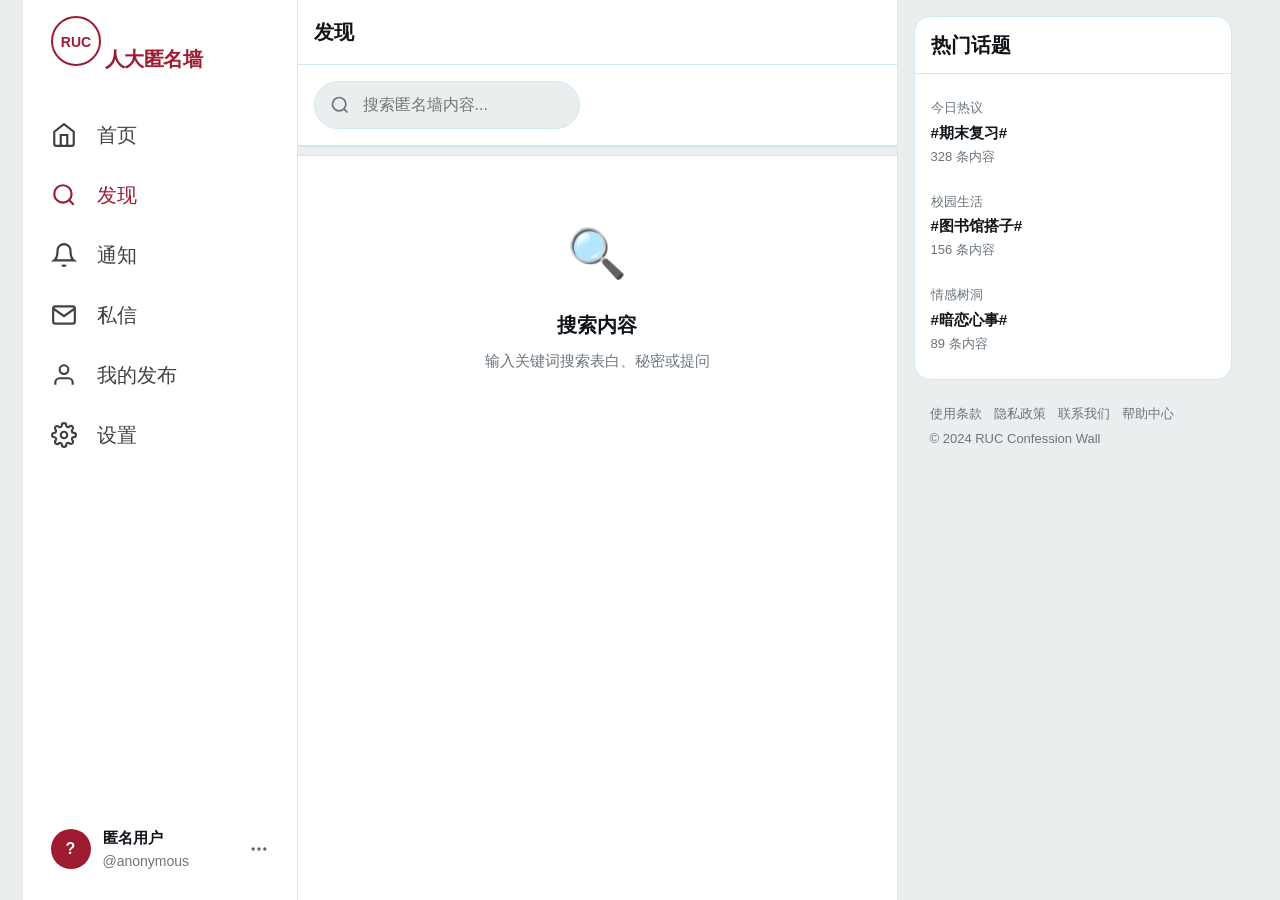
<file: public/explore.html>
<!DOCTYPE html>
<html lang="zh-CN">
<head>
  <meta charset="UTF-8">
  <meta name="viewport" content="width=device-width, initial-scale=1.0">
  <title>发现 - 人大匿名墙</title>
  <link rel="stylesheet" href="css/style.css">
  <link rel="icon" href="data:image/svg+xml,<svg xmlns='http://www.w3.org/2000/svg' viewBox='0 0 100 100'><text y='.9em' font-size='90'>🏛️</text></svg>">
</head>
<body>
  <div class="container">
    <div class="main-layout">
      <aside class="sidebar-left">
        <div class="logo-area">
          <svg width="50" height="50" viewBox="0 0 50 50" fill="none" xmlns="http://www.w3.org/2000/svg">
            <circle cx="25" cy="25" r="24" stroke="#9E1B32" stroke-width="2" fill="none"/>
            <text x="50%" y="55%" dominant-baseline="middle" text-anchor="middle" fill="#9E1B32" font-size="14" font-weight="900" font-family="Arial, sans-serif">RUC</text>
          </svg>
          <span class="logo-text">人大匿名墙</span>
        </div>
        <nav class="nav-links">
          <a href="index.html" class="nav-item" id="navHome">
            <svg viewBox="0 0 24 24" fill="none" stroke="currentColor" stroke-width="2"><path d="M3 9l9-7 9 7v11a2 2 0 0 1-2 2H5a2 2 0 0 1-2-2z"/><polyline points="9 22 9 12 15 12 15 22"/></svg>
            <span>首页</span>
          </a>
          <a href="explore.html" class="nav-item active" id="navExplore">
            <svg viewBox="0 0 24 24" fill="none" stroke="currentColor" stroke-width="2"><circle cx="11" cy="11" r="8"/><line x1="21" y1="21" x2="16.65" y2="16.65"/></svg>
            <span>发现</span>
          </a>
          <a href="notifications.html" class="nav-item" id="navNotifications">
            <svg viewBox="0 0 24 24" fill="none" stroke="currentColor" stroke-width="2"><path d="M18 8A6 6 0 0 0 6 8c0 7-3 9-3 9h18s-3-2-3-9"/><path d="M13.73 21a2 2 0 0 1-3.46 0"/></svg>
            <span>通知</span>
            <span class="notification-badge" id="notifBadge" style="display:none">0</span>
          </a>
          <a href="messages.html" class="nav-item" id="navMessages">
            <svg viewBox="0 0 24 24" fill="none" stroke="currentColor" stroke-width="2"><path d="M4 4h16c1.1 0 2 .9 2 2v12c0 1.1-.9 2-2 2H4c-1.1 0-2-.9-2-2V6c0-1.1.9-2 2-2z"/><polyline points="22,6 12,13 2,6"/></svg>
            <span>私信</span>
          </a>
          <a href="profile.html" class="nav-item" id="navProfile">
            <svg viewBox="0 0 24 24" fill="none" stroke="currentColor" stroke-width="2"><path d="M20 21v-2a4 4 0 0 0-4-4H8a4 4 0 0 0-4 4v2"/><circle cx="12" cy="7" r="4"/></svg>
            <span>我的发布</span>
          </a>
          <a href="settings.html" class="nav-item" id="navSettings">
            <svg viewBox="0 0 24 24" fill="none" stroke="currentColor" stroke-width="2"><circle cx="12" cy="12" r="3"/><path d="M19.4 15a1.65 1.65 0 0 0 .33 1.82l.06.06a2 2 0 0 1 0 2.83 2 2 0 0 1-2.83 0l-.06-.06a1.65 1.65 0 0 0-1.82-.33 1.65 1.65 0 0 0-1 1.51V21a2 2 0 0 1-2 2 2 2 0 0 1-2-2v-.09A1.65 1.65 0 0 0 9 19.4a1.65 1.65 0 0 0-1.82.33l-.06.06a2 2 0 0 1-2.83 0 2 2 0 0 1 0-2.83l.06-.06a1.65 1.65 0 0 0 .33-1.82 1.65 1.65 0 0 0-1.51-1H3a2 2 0 0 1-2-2 2 2 0 0 1 2-2h.09A1.65 1.65 0 0 0 4.6 9a1.65 1.65 0 0 0-.33-1.82l-.06-.06a2 2 0 0 1 0-2.83 2 2 0 0 1 2.83 0l.06.06a1.65 1.65 0 0 0 1.82.33H9a1.65 1.65 0 0 0 1-1.51V3a2 2 0 0 1 2-2 2 2 0 0 1 2 2v.09a1.65 1.65 0 0 0 1 1.51 1.65 1.65 0 0 0 1.82-.33l.06-.06a2 2 0 0 1 2.83 0 2 2 0 0 1 0 2.83l-.06.06a1.65 1.65 0 0 0-.33 1.82V9a1.65 1.65 0 0 0 1.51 1H21a2 2 0 0 1 2 2 2 2 0 0 1-2 2h-.09a1.65 1.65 0 0 0-1.51 1z"/></svg>
            <span>设置</span>
          </a>
          <a href="admin.html" class="nav-item" id="navAdmin" style="display:none">
            <svg viewBox="0 0 24 24" fill="none" stroke="currentColor" stroke-width="2"><path d="M12 22s8-4 8-10V5l-8-3-8 3v7c0 6 8 10 8 10z"/></svg>
            <span>管理后台</span>
          </a>
        </nav>
        <div class="sidebar-bottom">
          <div class="user-menu" id="userMenu">
            <div class="avatar" id="userAvatar">?</div>
            <div class="user-info">
              <div class="user-name" id="userName">匿名用户</div>
              <div class="user-handle" id="userHandle">@anonymous</div>
            </div>
            <svg class="more-icon" viewBox="0 0 24 24" fill="none" stroke="currentColor" stroke-width="2"><circle cx="12" cy="12" r="1"/><circle cx="19" cy="12" r="1"/><circle cx="5" cy="12" r="1"/></svg>
          </div>
        </div>
      </aside>

      <main class="feed-main">
        <header class="feed-header">
          <h1>发现</h1>
        </header>

        <div class="feed-compose" style="padding: 16px;">
          <div class="search-box" style="position: relative; margin: 0;">
            <svg viewBox="0 0 24 24" fill="none" stroke="currentColor" stroke-width="2" style="position: absolute; left: 16px; top: 50%; transform: translateY(-50%); width: 20px; height: 20px; color: var(--gray-500);"><circle cx="11" cy="11" r="8"/><line x1="21" y1="21" x2="16.65" y2="16.65"/></svg>
            <input type="text" id="searchInput" placeholder="搜索匿名墙内容..." style="width: 100%; padding: 14px 16px 14px 48px; border: 1px solid var(--border); border-radius: 30px; background: var(--gray-100); font-size: 16px;">
          </div>
        </div>

        <div class="feed-divider"></div>

        <div id="searchResults">
          <div class="empty-state" id="emptyState">
            <div class="empty-icon">🔍</div>
            <h3>搜索内容</h3>
            <p>输入关键词搜索表白、秘密或提问</p>
          </div>
        </div>

        <div class="load-more" id="loadMoreArea" style="display:none">
          <button id="loadMoreBtn">加载更多</button>
        </div>
      </main>

      <aside class="sidebar-right">
        <div class="widget">
          <div class="widget-header">热门话题</div>
          <div class="widget-content">
            <div class="trending-item" data-tag="期末复习">
              <div class="trend-category">今日热议</div>
              <div class="trend-topic">#期末复习#</div>
              <div class="trend-count">328 条内容</div>
            </div>
            <div class="trending-item" data-tag="图书馆搭子">
              <div class="trend-category">校园生活</div>
              <div class="trend-topic">#图书馆搭子#</div>
              <div class="trend-count">156 条内容</div>
            </div>
            <div class="trending-item" data-tag="暗恋心事">
              <div class="trend-category">情感树洞</div>
              <div class="trend-topic">#暗恋心事#</div>
              <div class="trend-count">89 条内容</div>
            </div>
          </div>
        </div>

        <div class="footer-links">
          <a href="#">使用条款</a>
          <a href="#">隐私政策</a>
          <a href="#">联系我们</a>
          <a href="#">帮助中心</a>
          <span>© 2024 RUC Confession Wall</span>
        </div>
      </aside>
    </div>
  </div>

  <div class="modal-overlay" id="commentModal">
    <div class="modal comment-modal">
      <div class="modal-header">
        <h2>评论</h2>
        <button class="modal-close" id="closeCommentModal">
          <svg viewBox="0 0 24 24" fill="none" stroke="currentColor" stroke-width="2"><line x1="18" y1="6" x2="6" y2="18"/><line x1="6" y1="6" x2="18" y2="18"/></svg>
        </button>
      </div>
      <div class="modal-body">
        <div id="commentMessagePreview"></div>
        <div class="comment-list" id="commentList"></div>
      </div>
      <div class="comment-compose">
        <textarea id="commentInput" placeholder="写下你的评论..." maxlength="200"></textarea>
        <button class="btn btn-primary" id="submitComment">发送</button>
      </div>
    </div>
  </div>

  <div class="modal-overlay" id="userMenuModal">
    <div class="modal" style="max-width:300px;padding:8px">
      <div class="modal-header" style="padding:8px 12px">
        <h2 style="font-size:15px">账号</h2>
        <button class="modal-close" id="closeUserMenuModal">
          <svg viewBox="0 0 24 24" fill="none" stroke="currentColor" stroke-width="2"><line x1="18" y1="6" x2="6" y2="18"/><line x1="6" y1="6" x2="18" y2="18"/></svg>
        </button>
      </div>
      <div class="modal-body" style="padding:8px">
        <button class="btn btn-secondary" id="logoutBtn" style="width:100%;text-align:left;padding:12px 16px;border-radius:8px">
          退出登录
        </button>
      </div>
    </div>
  </div>

  <div class="toast-container" id="toastContainer"></div>
  <button class="scroll-to-top" id="scrollToTop">
    <svg viewBox="0 0 24 24" fill="none" stroke="currentColor" stroke-width="2"><line x1="12" y1="19" x2="12" y2="5"/><polyline points="5 12 12 5 19 12"/></svg>
  </button>

  <script type="module">
    import apiClient from './js/api/client.js';

    let currentPage = 1;
    let currentQuery = '';
    let isLoading = false;

    const searchInput = document.getElementById('searchInput');
    const searchResults = document.getElementById('searchResults');
    const emptyState = document.getElementById('emptyState');
    const loadMoreArea = document.getElementById('loadMoreArea');
    const loadMoreBtn = document.getElementById('loadMoreBtn');
    const commentModal = document.getElementById('commentModal');
    const commentList = document.getElementById('commentList');
    const commentInput = document.getElementById('commentInput');
    const submitComment = document.getElementById('submitComment');
    const commentMessagePreview = document.getElementById('commentMessagePreview');
    const userMenuModal = document.getElementById('userMenuModal');
    const userMenu = document.getElementById('userMenu');
    const toastContainer = document.getElementById('toastContainer');
    const scrollToTop = document.getElementById('scrollToTop');

    if (!apiClient.isLoggedIn()) {
      window.location.href = 'login.html';
    }

    if (apiClient.getUser()) {
      const user = apiClient.getUser();
      document.getElementById('userName').textContent = user.username || '匿名用户';
      document.getElementById('userHandle').textContent = '@' + (user.username || 'anonymous');
      document.getElementById('userAvatar').textContent = (user.username || 'A')[0].toUpperCase();
      if (user && user.role === 'admin') {
        const adminNav = document.getElementById('navAdmin');
        if (adminNav) adminNav.style.display = '';
      }
    }
    }
    }

    function showToast(message, type = 'default') {
      const toast = document.createElement('div');
      toast.className = `toast ${type}`;
      toast.textContent = message;
      toastContainer.appendChild(toast);
      setTimeout(() => toast.remove(), 3000);
    }

    function getTypeIcon(type) {
      const icons = {
        confession: '<svg viewBox="0 0 24 24" fill="none" stroke="currentColor" stroke-width="2" style="width:12px;height:12px"><path d="M20.84 4.61a5.5 5.5 0 0 0-7.78 0L12 5.67l-1.06-1.06a5.5 5.5 0 0 0-7.78 7.78l1.06 1.06L12 21.23l7.78-7.78 1.06-1.06a5.5 5.5 0 0 0 0-7.78z"/></svg>',
        secret: '<svg viewBox="0 0 24 24" fill="none" stroke="currentColor" stroke-width="2" style="width:12px;height:12px"><path d="M1 12s4-8 11-8 11 8 11 8-4 8-11 8-11-8-11-8z"/><circle cx="12" cy="12" r="3"/></svg>',
        question: '<svg viewBox="0 0 24 24" fill="none" stroke="currentColor" stroke-width="2" style="width:12px;height:12px"><circle cx="12" cy="12" r="10"/><path d="M9.09 9a3 3 0 0 1 5.83 1c0 2-3 3-3 3"/><line x1="12" y1="17" x2="12.01" y2="17"/></svg>'
      };
      return icons[type] || icons.confession;
    }

    function getTypeName(type) {
      const names = { confession: '表白', secret: '秘密', question: '提问' };
      return names[type] || '表白';
    }

    function formatTime(dateStr) {
      const date = new Date(dateStr);
      const now = new Date();
      const diff = (now - date) / 1000;
      if (diff < 60) return '刚刚';
      if (diff < 3600) return Math.floor(diff / 60) + '分钟前';
      if (diff < 86400) return Math.floor(diff / 3600) + '小时前';
      if (diff < 604800) return Math.floor(diff / 86400) + '天前';
      return date.toLocaleDateString('zh-CN');
    }

    function escapeHtml(text) {
      const div = document.createElement('div');
      div.textContent = text;
      return div.innerHTML;
    }

    function renderTweet(msg) {
      const typeLabel = getTypeName(msg.type);
      const typeIcon = getTypeIcon(msg.type);
      const avatarChar = msg.type === 'confession' ? '❤' : msg.type === 'secret' ? '👁' : '?';

      return `
        <article class="tweet" data-id="${msg.id}">
          <div class="tweet-main">
            <div class="tweet-avatar">${avatarChar}</div>
            <div class="tweet-content">
              <div class="tweet-header">
                <span class="tweet-author">匿名用户</span>
                <span class="tweet-time">${formatTime(msg.created_at)}</span>
                <span class="tweet-type-badge ${msg.type}">${typeIcon} ${typeLabel}</span>
              </div>
              <p class="tweet-text">${escapeHtml(msg.content)}</p>
              <div class="tweet-actions">
                <button class="tweet-action comment" data-action="comment" data-id="${msg.id}">
                  <svg viewBox="0 0 24 24" fill="none" stroke="currentColor" stroke-width="2"><path d="M21 11.5a8.38 8.38 0 0 1-.9 3.8 8.5 8.5 0 0 1-7.6 4.7 8.38 8.38 0 0 1-3.8-.9L3 21l1.9-5.7a8.38 8.38 0 0 1-.9-3.8 8.5 8.5 0 0 1 4.7-7.6 8.38 8.38 0 0 1 3.8-.9h.5a8.48 8.48 0 0 1 8 8v.5z"/></svg>
                  <span>${msg.comment_count || 0}</span>
                </button>
                <button class="tweet-action like ${msg.is_liked ? 'liked' : ''}" data-action="like" data-id="${msg.id}">
                  <svg viewBox="0 0 24 24" fill="${msg.is_liked ? 'currentColor' : 'none'}" stroke="currentColor" stroke-width="2"><path d="M20.84 4.61a5.5 5.5 0 0 0-7.78 0L12 5.67l-1.06-1.06a5.5 5.5 0 0 0-7.78 7.78l1.06 1.06L12 21.23l7.78-7.78 1.06-1.06a5.5 5.5 0 0 0 0-7.78z"/></svg>
                  <span>${msg.like_count || 0}</span>
                </button>
                <button class="tweet-action share" data-action="share" data-id="${msg.id}">
                  <svg viewBox="0 0 24 24" fill="none" stroke="currentColor" stroke-width="2"><circle cx="18" cy="5" r="3"/><circle cx="6" cy="12" r="3"/><circle cx="18" cy="19" r="3"/><line x1="8.59" y1="13.51" x2="15.42" y2="17.49"/><line x1="15.41" y1="6.51" x2="8.59" y2="10.49"/></svg>
                  <span>分享</span>
                </button>
              </div>
            </div>
          </div>
        </article>
      `;
    }

    async function search(query, page = 1, append = false) {
      if (isLoading) return;
      isLoading = true;

      if (!append) {
        searchResults.innerHTML = '<div class="loading-spinner"><div class="spinner"></div></div>';
      }

      try {
        const result = await apiClient.searchMessages(query, { page, limit: 20 });

        if (result.code === 200 && result.data) {
          const { messages } = result.data;

          if (!append) {
            searchResults.innerHTML = '';
          }

          if (messages && messages.length > 0) {
            searchResults.innerHTML += messages.map(renderTweet).join('');
            loadMoreArea.style.display = messages.length === 20 ? 'block' : 'none';
            attachTweetListeners();
          } else if (!append) {
            searchResults.innerHTML = `
              <div class="empty-state">
                <div class="empty-icon">🔍</div>
                <h3>没有找到相关结果</h3>
                <p>换个关键词试试吧</p>
              </div>
            `;
            loadMoreArea.style.display = 'none';
          }
        }
      } catch (error) {
        showToast('网络错误，请稍后重试', 'error');
      } finally {
        isLoading = false;
      }
    }

    let searchTimeout;
    searchInput.addEventListener('input', () => {
      clearTimeout(searchTimeout);
      currentQuery = searchInput.value.trim();
      if (currentQuery.length < 2) {
        searchResults.innerHTML = `
          <div class="empty-state" id="emptyState">
            <div class="empty-icon">🔍</div>
            <h3>搜索内容</h3>
            <p>输入关键词搜索表白、秘密或提问</p>
          </div>
        `;
        loadMoreArea.style.display = 'none';
        return;
      }
      searchTimeout = setTimeout(() => {
        currentPage = 1;
        search(currentQuery, 1, false);
      }, 300);
    });

    loadMoreBtn.addEventListener('click', () => {
      currentPage++;
      search(currentQuery, currentPage, true);
    });

    function attachTweetListeners() {
      document.querySelectorAll('.tweet').forEach(tweet => {
        const id = tweet.dataset.id;

        tweet.querySelector('[data-action="like"]').addEventListener('click', async (e) => {
          e.stopPropagation();
          if (!apiClient.isLoggedIn()) {
            showToast('请先登录', 'warning');
            window.location.href = 'login.html';
            return;
          }
          const btn = tweet.querySelector('.like');
          const span = btn.querySelector('span');
          const svg = btn.querySelector('svg');
          const wasLiked = btn.classList.contains('liked');
          const oldCount = parseInt(span.textContent) || 0;

          btn.classList.toggle('liked');
          svg.setAttribute('fill', wasLiked ? 'none' : 'currentColor');
          span.textContent = wasLiked ? oldCount - 1 : oldCount + 1;

          try {
            const result = await apiClient.likeMessage(id);
            if (result.code !== 200) {
              btn.classList.toggle('liked');
              svg.setAttribute('fill', wasLiked ? 'currentColor' : 'none');
              span.textContent = oldCount;
            }
          } catch {
            btn.classList.toggle('liked');
            svg.setAttribute('fill', wasLiked ? 'currentColor' : 'none');
            span.textContent = oldCount;
          }
        });

        tweet.querySelector('[data-action="comment"]').addEventListener('click', async (e) => {
          e.stopPropagation();
          currentMessageId = id;
          const content = tweet.querySelector('.tweet-text').textContent;
          const type = tweet.querySelector('.tweet-type-badge').className.split(' ').find(c => ['confession', 'secret', 'question'].includes(c));
          commentMessagePreview.innerHTML = `
            <div style="padding:8px 0 16px;font-size:14px;color:var(--gray-500);border-bottom:1px solid var(--gray-200);margin-bottom:12px">
              <span class="tweet-type-badge ${type}">${getTypeIcon(type)} ${getTypeName(type)}</span>
              <span style="margin-left:8px">${escapeHtml(content.substring(0, 50))}${content.length > 50 ? '...' : ''}</span>
            </div>
          `;
          commentList.innerHTML = '<div class="loading-spinner"><div class="spinner"></div></div>';
          commentModal.classList.add('active');

          try {
            const result = await apiClient.getComments(id);
            if (result.code === 200 && result.data && result.data.comments) {
              if (result.data.comments.length > 0) {
                commentList.innerHTML = result.data.comments.map(c => `
                  <div class="comment-item">
                    <div class="comment-author">热心同学</div>
                    <div class="comment-content">${escapeHtml(c.content)}</div>
                    <div class="comment-time">${formatTime(c.created_at)}</div>
                  </div>
                `).join('');
              } else {
                commentList.innerHTML = '<div style="padding:20px;text-align:center;color:var(--gray-400)">暂无评论，快来抢沙发！</div>';
              }
            }
          } catch {
            commentList.innerHTML = '<div style="padding:20px;text-align:center;color:var(--red)">加载评论失败</div>';
          }
        });

        tweet.querySelector('[data-action="share"]').addEventListener('click', (e) => {
          e.stopPropagation();
          if (navigator.share) {
            navigator.share({ title: '人大匿名墙', text: '来看看这个有趣的内容！' });
          } else {
            navigator.clipboard.writeText(window.location.origin + '?msg=' + id);
            showToast('链接已复制到剪贴板', 'success');
          }
        });
      });
    }

    let currentMessageId = null;

    document.getElementById('closeCommentModal').addEventListener('click', () => {
      commentModal.classList.remove('active');
      currentMessageId = null;
    });

    commentModal.addEventListener('click', (e) => {
      if (e.target === commentModal) commentModal.classList.remove('active');
    });

    submitComment.addEventListener('click', async () => {
      const content = commentInput.value.trim();
      if (!content) {
        showToast('请输入评论', 'warning');
        return;
      }
      if (!currentMessageId) return;

      submitComment.disabled = true;

      try {
        const result = await apiClient.createComment(currentMessageId, { content });
        if (result.code === 201) {
          commentInput.value = '';
          const newComment = document.createElement('div');
          newComment.className = 'comment-item';
          newComment.innerHTML = `
            <div class="comment-author">热心同学</div>
            <div class="comment-content">${escapeHtml(content)}</div>
            <div class="comment-time">刚刚</div>
          `;
          const emptyMsg = commentList.querySelector('div[style*="暂无评论"]');
          if (emptyMsg) emptyMsg.remove();
          commentList.appendChild(newComment);
          showToast('评论成功！', 'success');

          const tweet = document.querySelector(`.tweet[data-id="${currentMessageId}"]`);
          if (tweet) {
            const commentBtn = tweet.querySelector('.comment span');
            const count = parseInt(commentBtn.textContent) || 0;
            commentBtn.textContent = count + 1;
          }
        } else {
          showToast(result.message || '评论失败', 'error');
        }
      } catch {
        showToast('网络错误，请稍后重试', 'error');
      } finally {
        submitComment.disabled = false;
      }
    });

    userMenu.addEventListener('click', () => {
      userMenuModal.classList.add('active');
    });

    document.getElementById('closeUserMenuModal').addEventListener('click', () => {
      userMenuModal.classList.remove('active');
    });

    userMenuModal.addEventListener('click', (e) => {
      if (e.target === userMenuModal) userMenuModal.classList.remove('active');
    });

    document.getElementById('logoutBtn').addEventListener('click', async () => {
      await apiClient.logout();
      showToast('已退出登录', 'success');
      setTimeout(() => { window.location.href = 'login.html'; }, 800);
    });

    document.querySelectorAll('.trending-item').forEach(item => {
      item.addEventListener('click', () => {
        const tag = item.dataset.tag;
        searchInput.value = tag;
        currentQuery = tag;
        currentPage = 1;
        search(tag, 1, false);
      });
    });

    window.addEventListener('scroll', () => {
      scrollToTop.classList.toggle('visible', window.scrollY > 300);
    });

    scrollToTop.addEventListener('click', () => {
      window.scrollTo({ top: 0, behavior: 'smooth' });
    });
  </script>
</body>
</html>
</file>
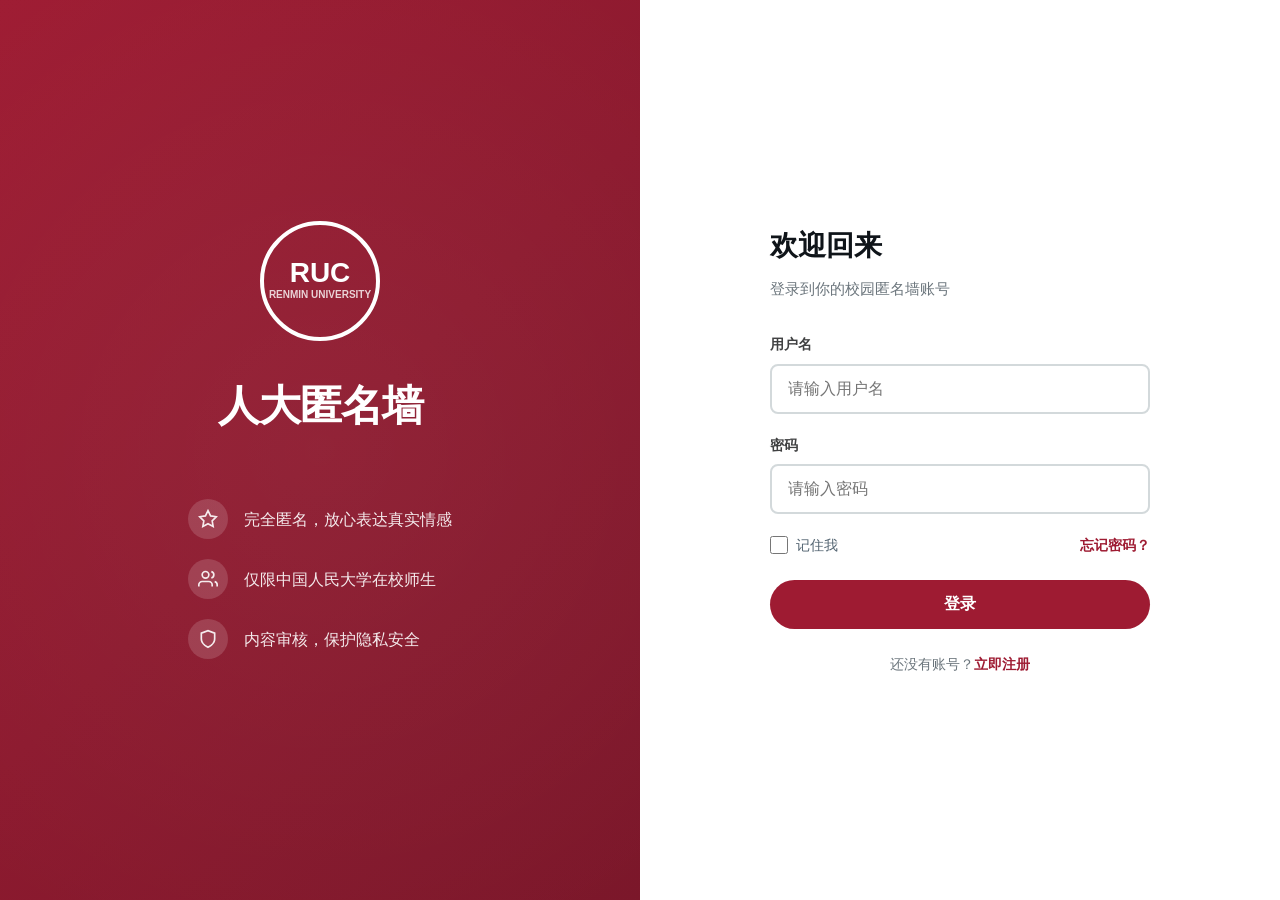
<file: public/messages.html>
<!DOCTYPE html>
<html lang="zh-CN">
<head>
  <meta charset="UTF-8">
  <meta name="viewport" content="width=device-width, initial-scale=1.0">
  <title>私信 - 人大匿名墙</title>
  <link rel="stylesheet" href="css/style.css">
</head>
<body>
  <div class="container">
    <div class="main-layout">
      <aside class="sidebar-left">
        <div class="logo-area">
          <span class="logo-text">人大匿名墙</span>
        </div>
        <nav class="nav-links">
          <a href="index.html" class="nav-item"><span>首页</span></a>
          <a href="explore.html" class="nav-item"><span>发现</span></a>
          <a href="notifications.html" class="nav-item"><span>通知</span></a>
          <a href="messages.html" class="nav-item active"><span>私信</span></a>
          <a href="profile.html" class="nav-item"><span>我的发布</span></a>
          <a href="settings.html" class="nav-item"><span>设置</span></a>
          <a href="admin.html" class="nav-item" id="navAdmin" style="display:none"><span>管理后台</span></a>
        </nav>
        <div class="sidebar-bottom">
          <div class="user-menu" id="userMenu">
            <div class="avatar" id="userAvatar">?</div>
            <div class="user-info">
              <div class="user-name" id="userName">匿名用户</div>
              <div class="user-handle" id="userHandle">@anonymous</div>
            </div>
          </div>
        </div>
      </aside>

      <main class="feed-main">
        <header class="feed-header">
          <h1>私信</h1>
        </header>

        <section class="compose-card">
          <h2>发起对话</h2>
          <div class="compose-grid">
            <input id="receiverSearch" type="text" placeholder="输入用户名搜索" autocomplete="off">
            <textarea id="firstMessage" placeholder="输入消息内容" maxlength="500"></textarea>
            <button class="btn btn-primary" id="startConversationBtn">发送私信</button>
          </div>
          <div id="userSuggestions" class="user-suggestions"></div>
        </section>

        <section id="conversationList"></section>
      </main>

      <aside class="sidebar-right">
        <div class="widget">
          <div class="widget-header">说明</div>
          <div class="widget-content">
            <p>输入用户名即可发起一段最简单的私信对话。</p>
          </div>
        </div>
      </aside>
    </div>
  </div>

  <div class="modal-overlay" id="chatModal">
    <div class="modal chat-modal">
      <div class="modal-header">
        <h2 id="chatTitle">聊天</h2>
        <button class="modal-close" id="closeChatModal">×</button>
      </div>
      <div class="modal-body chat-body" id="chatMessages"></div>
      <div class="chat-compose">
        <textarea id="messageInput" placeholder="输入消息内容" maxlength="500"></textarea>
        <button class="btn btn-primary" id="sendMessageBtn">发送</button>
      </div>
    </div>
  </div>

  <div class="modal-overlay" id="userMenuModal">
    <div class="modal" style="max-width:300px;padding:8px">
      <div class="modal-header" style="padding:8px 12px">
        <h2 style="font-size:15px">账号</h2>
        <button class="modal-close" id="closeUserMenuModal">×</button>
      </div>
      <div class="modal-body" style="padding:8px">
        <button class="btn btn-secondary" id="logoutBtn" style="width:100%">退出登录</button>
      </div>
    </div>
  </div>

  <div class="toast-container" id="toastContainer"></div>

  <script type="module">
    import apiClient from './js/api/client.js'

    const conversationList = document.getElementById('conversationList')
    const receiverSearch = document.getElementById('receiverSearch')
    const userSuggestions = document.getElementById('userSuggestions')
    const firstMessage = document.getElementById('firstMessage')
    const startConversationBtn = document.getElementById('startConversationBtn')
    const chatModal = document.getElementById('chatModal')
    const chatTitle = document.getElementById('chatTitle')
    const chatMessages = document.getElementById('chatMessages')
    const messageInput = document.getElementById('messageInput')
    const sendMessageBtn = document.getElementById('sendMessageBtn')
    const toastContainer = document.getElementById('toastContainer')
    const userMenu = document.getElementById('userMenu')
    const userMenuModal = document.getElementById('userMenuModal')

    let selectedUser = null
    let currentChatUser = null

    if (!apiClient.isLoggedIn()) {
      window.location.href = 'login.html'
    }

    const currentUser = apiClient.getUser()
    if (currentUser) {
      document.getElementById('userName').textContent = currentUser.username || '匿名用户'
      document.getElementById('userHandle').textContent = `@${currentUser.username || 'anonymous'}`
      document.getElementById('userAvatar').textContent = (currentUser.username || 'A')[0].toUpperCase()

      if (currentUser.role === 'admin') {
        document.getElementById('navAdmin').style.display = ''
      }
    }

    function showToast(message, type = 'default') {
      const toast = document.createElement('div')
      toast.className = `toast ${type}`
      toast.textContent = message
      toastContainer.appendChild(toast)
      setTimeout(() => toast.remove(), 3000)
    }

    function escapeHtml(text = '') {
      const div = document.createElement('div')
      div.textContent = text
      return div.innerHTML
    }

    function formatTime(dateStr) {
      const date = new Date(dateStr.replace(' ', 'T'))
      const diffSeconds = Math.floor((Date.now() - date.getTime()) / 1000)

      if (diffSeconds < 60) return '刚刚'
      if (diffSeconds < 3600) return `${Math.floor(diffSeconds / 60)} 分钟前`
      if (diffSeconds < 86400) return `${Math.floor(diffSeconds / 3600)} 小时前`
      if (diffSeconds < 604800) return `${Math.floor(diffSeconds / 86400)} 天前`
      return date.toLocaleDateString('zh-CN')
    }

    function renderConversationList(conversations) {
      if (!conversations.length) {
        conversationList.innerHTML = `
          <div class="empty-state">
            <h3>暂无私信</h3>
            <p>上方输入用户名和内容后，就能直接发起对话。</p>
          </div>
        `
        return
      }

      conversationList.innerHTML = conversations.map((item) => `
        <article class="conversation-item" data-user-id="${item.user.id}" data-username="${escapeHtml(item.user.username)}">
          <div class="conversation-avatar">${escapeHtml((item.user.username || '?')[0].toUpperCase())}</div>
          <div class="conversation-main">
            <div class="conversation-row">
              <strong>${escapeHtml(item.user.username)}</strong>
              <span class="conversation-time">${formatTime(item.last_message_time)}</span>
            </div>
            <p class="conversation-preview">${escapeHtml(item.last_message || '')}</p>
          </div>
          ${item.unread_count > 0 ? `<span class="conversation-badge">${item.unread_count}</span>` : ''}
        </article>
      `).join('')

      document.querySelectorAll('.conversation-item').forEach((item) => {
        item.addEventListener('click', () => {
          openChat({
            id: Number(item.dataset.userId),
            username: item.dataset.username
          })
        })
      })
    }

    function renderSuggestions(users) {
      if (!users.length) {
        userSuggestions.innerHTML = ''
        return
      }

      userSuggestions.innerHTML = users.map((user) => `
        <button type="button" class="suggestion-item" data-id="${user.id}" data-username="${escapeHtml(user.username)}">
          ${escapeHtml(user.username)}
        </button>
      `).join('')

      document.querySelectorAll('.suggestion-item').forEach((item) => {
        item.addEventListener('click', () => {
          selectedUser = {
            id: Number(item.dataset.id),
            username: item.dataset.username
          }
          receiverSearch.value = selectedUser.username
          userSuggestions.innerHTML = ''
        })
      })
    }

    async function loadConversations() {
      conversationList.innerHTML = '<div class="loading-spinner"><div class="spinner"></div></div>'

      try {
        const result = await apiClient.getConversations({ page: 1, limit: 50 })
        if (result.code === 200 && result.data) {
          renderConversationList(result.data.conversations || [])
        } else {
          showToast(result.message || '加载私信失败', 'error')
        }
      } catch (error) {
        showToast('网络错误，请稍后重试', 'error')
      }
    }

    async function openChat(user) {
      currentChatUser = user
      chatTitle.textContent = user.username
      chatMessages.innerHTML = '<div class="loading-spinner"><div class="spinner"></div></div>'
      chatModal.classList.add('active')

      try {
        const result = await apiClient.getConversation(user.id, { page: 1, limit: 50 })
        if (result.code === 200 && result.data) {
          const messages = result.data.messages || []
          if (!messages.length) {
            chatMessages.innerHTML = '<div class="empty-chat">还没有聊天记录，发第一条消息吧。</div>'
            return
          }

          chatMessages.innerHTML = messages.map((message) => {
            const isSelf = Number(message.sender_id) === Number(currentUser.id)
            return `
              <div class="chat-message ${isSelf ? 'sent' : 'received'}">
                <div class="chat-bubble">${escapeHtml(message.content)}</div>
                <div class="chat-time">${formatTime(message.created_at)}</div>
              </div>
            `
          }).join('')
          chatMessages.scrollTop = chatMessages.scrollHeight
        } else {
          chatMessages.innerHTML = '<div class="empty-chat">加载失败，请稍后重试。</div>'
        }
      } catch (error) {
        chatMessages.innerHTML = '<div class="empty-chat">加载失败，请稍后重试。</div>'
      }
    }

    async function doSendMessage(userId, content, shouldResetModalInput = true) {
      const result = await apiClient.sendMessage(userId, content)
      if (result.code !== 201) {
        throw new Error(result.message || '发送失败')
      }

      if (shouldResetModalInput) {
        messageInput.value = ''
      }

      await loadConversations()

      if (currentChatUser && Number(currentChatUser.id) === Number(userId)) {
        await openChat(currentChatUser)
      }
    }

    receiverSearch.addEventListener('input', async () => {
      const keyword = receiverSearch.value.trim()
      selectedUser = selectedUser && selectedUser.username === keyword ? selectedUser : null

      if (keyword.length < 2) {
        userSuggestions.innerHTML = ''
        return
      }

      try {
        const result = await apiClient.searchUsers(keyword)
        if (result.code === 200 && result.data) {
          renderSuggestions(result.data.users || [])
        }
      } catch (error) {
        userSuggestions.innerHTML = ''
      }
    })

    startConversationBtn.addEventListener('click', async () => {
      const content = firstMessage.value.trim()

      if (!selectedUser) {
        showToast('请先从搜索结果里选择一个用户名', 'warning')
        return
      }

      if (!content) {
        showToast('请输入消息内容', 'warning')
        return
      }

      startConversationBtn.disabled = true
      try {
        await doSendMessage(selectedUser.id, content, false)
        firstMessage.value = ''
        showToast('私信已发送', 'success')
      } catch (error) {
        showToast(error.message, 'error')
      } finally {
        startConversationBtn.disabled = false
      }
    })

    sendMessageBtn.addEventListener('click', async () => {
      const content = messageInput.value.trim()
      if (!currentChatUser) {
        return
      }

      if (!content) {
        showToast('请输入消息内容', 'warning')
        return
      }

      sendMessageBtn.disabled = true
      try {
        await doSendMessage(currentChatUser.id, content)
      } catch (error) {
        showToast(error.message, 'error')
      } finally {
        sendMessageBtn.disabled = false
      }
    })

    document.getElementById('closeChatModal').addEventListener('click', () => {
      chatModal.classList.remove('active')
    })

    chatModal.addEventListener('click', (event) => {
      if (event.target === chatModal) {
        chatModal.classList.remove('active')
      }
    })

    userMenu.addEventListener('click', () => {
      userMenuModal.classList.add('active')
    })

    document.getElementById('closeUserMenuModal').addEventListener('click', () => {
      userMenuModal.classList.remove('active')
    })

    userMenuModal.addEventListener('click', (event) => {
      if (event.target === userMenuModal) {
        userMenuModal.classList.remove('active')
      }
    })

    document.getElementById('logoutBtn').addEventListener('click', async () => {
      await apiClient.logout()
      window.location.href = 'login.html'
    })

    loadConversations()
  </script>

  <style>
    .compose-card {
      padding: 16px;
      border-bottom: 1px solid var(--border);
    }

    .compose-card h2 {
      margin-bottom: 12px;
      font-size: 18px;
    }

    .compose-grid {
      display: grid;
      gap: 10px;
    }

    .compose-grid input,
    .compose-grid textarea,
    .chat-compose textarea {
      width: 100%;
      padding: 12px 14px;
      border: 1px solid var(--gray-200);
      border-radius: 10px;
      font-size: 14px;
      resize: vertical;
    }

    .compose-grid textarea,
    .chat-compose textarea {
      min-height: 88px;
    }

    .user-suggestions {
      margin-top: 10px;
      display: flex;
      flex-wrap: wrap;
      gap: 8px;
    }

    .suggestion-item {
      border: 1px solid var(--gray-200);
      background: var(--white);
      border-radius: 999px;
      padding: 6px 12px;
      cursor: pointer;
    }

    .conversation-item {
      display: flex;
      align-items: center;
      gap: 12px;
      padding: 16px;
      border-bottom: 1px solid var(--border);
      cursor: pointer;
    }

    .conversation-item:hover {
      background: var(--gray-50);
    }

    .conversation-avatar {
      width: 44px;
      height: 44px;
      border-radius: 50%;
      background: var(--ruc-red);
      color: var(--white);
      display: flex;
      align-items: center;
      justify-content: center;
      font-weight: 700;
      flex-shrink: 0;
    }

    .conversation-main {
      flex: 1;
      min-width: 0;
    }

    .conversation-row {
      display: flex;
      justify-content: space-between;
      gap: 12px;
      margin-bottom: 6px;
    }

    .conversation-preview {
      margin: 0;
      color: var(--gray-600);
      white-space: nowrap;
      overflow: hidden;
      text-overflow: ellipsis;
    }

    .conversation-time {
      color: var(--gray-400);
      font-size: 12px;
      white-space: nowrap;
    }

    .conversation-badge {
      min-width: 22px;
      height: 22px;
      padding: 0 6px;
      border-radius: 999px;
      background: var(--ruc-red);
      color: var(--white);
      font-size: 12px;
      display: flex;
      align-items: center;
      justify-content: center;
    }

    .chat-modal {
      max-width: 560px;
      height: 72vh;
      display: flex;
      flex-direction: column;
    }

    .chat-body {
      flex: 1;
      overflow-y: auto;
      display: flex;
      flex-direction: column;
      gap: 12px;
      padding: 16px;
    }

    .chat-compose {
      border-top: 1px solid var(--border);
      padding: 16px;
      display: grid;
      gap: 10px;
    }

    .chat-message {
      display: flex;
      flex-direction: column;
      max-width: 75%;
    }

    .chat-message.sent {
      align-self: flex-end;
      align-items: flex-end;
    }

    .chat-message.received {
      align-self: flex-start;
      align-items: flex-start;
    }

    .chat-bubble {
      border-radius: 14px;
      padding: 10px 14px;
      line-height: 1.5;
      word-break: break-word;
    }

    .chat-message.sent .chat-bubble {
      background: var(--ruc-red);
      color: var(--white);
    }

    .chat-message.received .chat-bubble {
      background: var(--gray-100);
      color: var(--black);
    }

    .chat-time,
    .empty-chat {
      color: var(--gray-400);
      font-size: 12px;
      margin-top: 4px;
    }
  </style>
</body>
</html>
</file>
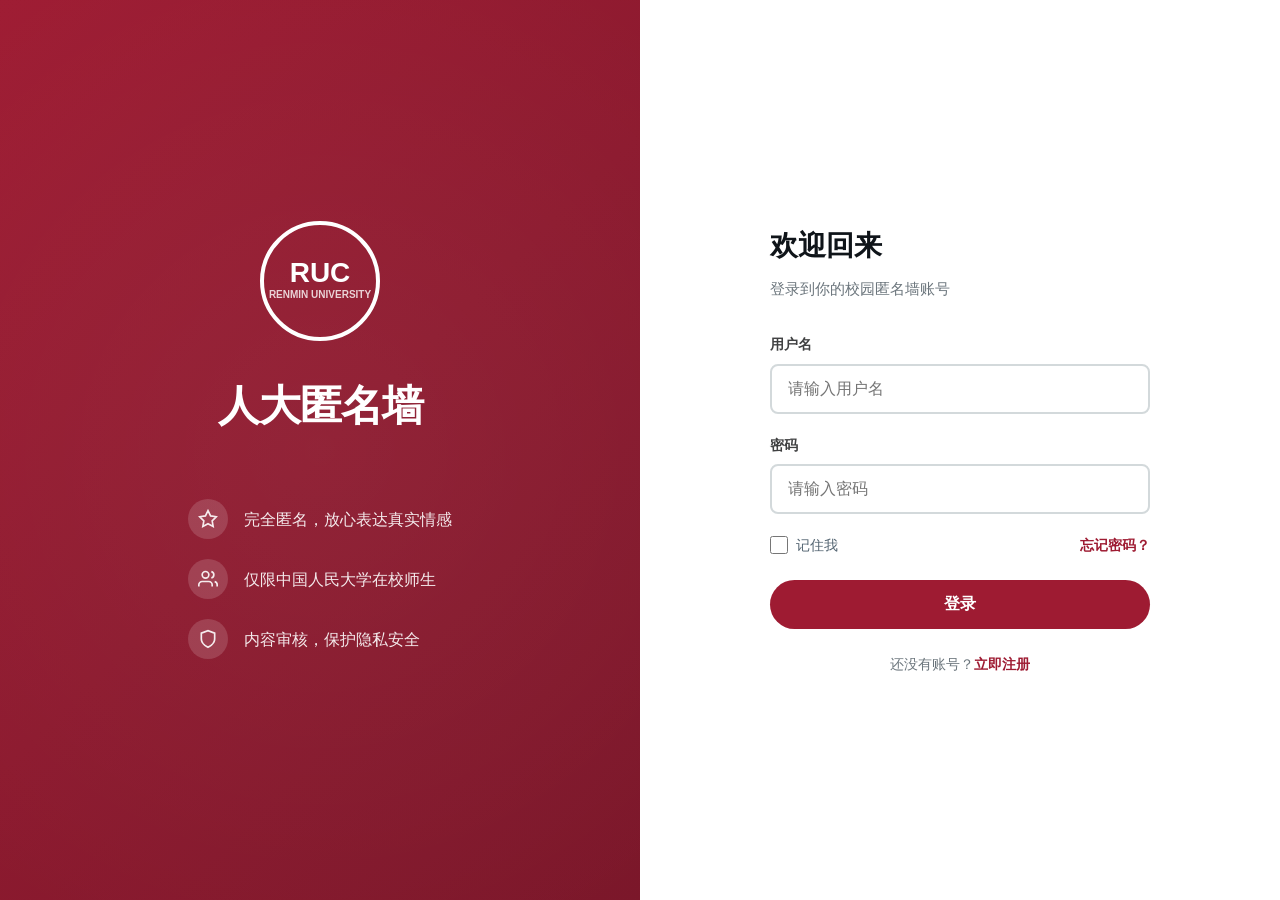
<file: public/profile.html>
<!DOCTYPE html>
<html lang="zh-CN">
<head>
  <meta charset="UTF-8">
  <meta name="viewport" content="width=device-width, initial-scale=1.0">
  <title>我的发布 - 人大匿名墙</title>
  <link rel="stylesheet" href="css/style.css">
  <link rel="icon" href="data:image/svg+xml,<svg xmlns='http://www.w3.org/2000/svg' viewBox='0 0 100 100'><text y='.9em' font-size='90'>🏛️</text></svg>">
</head>
<body>
  <div class="container">
    <div class="main-layout">
      <aside class="sidebar-left">
        <div class="logo-area">
          <svg width="50" height="50" viewBox="0 0 50 50" fill="none" xmlns="http://www.w3.org/2000/svg">
            <circle cx="25" cy="25" r="24" stroke="#9E1B32" stroke-width="2" fill="none"/>
            <text x="50%" y="55%" dominant-baseline="middle" text-anchor="middle" fill="#9E1B32" font-size="14" font-weight="900" font-family="Arial, sans-serif">RUC</text>
          </svg>
          <span class="logo-text">人大匿名墙</span>
        </div>
        <nav class="nav-links">
          <a href="index.html" class="nav-item" id="navHome">
            <svg viewBox="0 0 24 24" fill="none" stroke="currentColor" stroke-width="2"><path d="M3 9l9-7 9 7v11a2 2 0 0 1-2 2H5a2 2 0 0 1-2-2z"/><polyline points="9 22 9 12 15 12 15 22"/></svg>
            <span>首页</span>
          </a>
          <a href="explore.html" class="nav-item" id="navExplore">
            <svg viewBox="0 0 24 24" fill="none" stroke="currentColor" stroke-width="2"><circle cx="11" cy="11" r="8"/><line x1="21" y1="21" x2="16.65" y2="16.65"/></svg>
            <span>发现</span>
          </a>
          <a href="notifications.html" class="nav-item" id="navNotifications">
            <svg viewBox="0 0 24 24" fill="none" stroke="currentColor" stroke-width="2"><path d="M18 8A6 6 0 0 0 6 8c0 7-3 9-3 9h18s-3-2-3-9"/><path d="M13.73 21a2 2 0 0 1-3.46 0"/></svg>
            <span>通知</span>
            <span class="notification-badge" id="notifBadge" style="display:none">0</span>
          </a>
          <a href="messages.html" class="nav-item" id="navMessages">
            <svg viewBox="0 0 24 24" fill="none" stroke="currentColor" stroke-width="2"><path d="M4 4h16c1.1 0 2 .9 2 2v12c0 1.1-.9 2-2 2H4c-1.1 0-2-.9-2-2V6c0-1.1.9-2 2-2z"/><polyline points="22,6 12,13 2,6"/></svg>
            <span>私信</span>
          </a>
          <a href="profile.html" class="nav-item active" id="navProfile">
            <svg viewBox="0 0 24 24" fill="none" stroke="currentColor" stroke-width="2"><path d="M20 21v-2a4 4 0 0 0-4-4H8a4 4 0 0 0-4 4v2"/><circle cx="12" cy="7" r="4"/></svg>
            <span>我的发布</span>
          </a>
          <a href="settings.html" class="nav-item" id="navSettings">
            <svg viewBox="0 0 24 24" fill="none" stroke="currentColor" stroke-width="2"><circle cx="12" cy="12" r="3"/><path d="M19.4 15a1.65 1.65 0 0 0 .33 1.82l.06.06a2 2 0 0 1 0 2.83 2 2 0 0 1-2.83 0l-.06-.06a1.65 1.65 0 0 0-1.82-.33 1.65 1.65 0 0 0-1 1.51V21a2 2 0 0 1-2 2 2 2 0 0 1-2-2v-.09A1.65 1.65 0 0 0 9 19.4a1.65 1.65 0 0 0-1.82.33l-.06.06a2 2 0 0 1-2.83 0 2 2 0 0 1 0-2.83l.06-.06a1.65 1.65 0 0 0 .33-1.82 1.65 1.65 0 0 0-1.51-1H3a2 2 0 0 1-2-2 2 2 0 0 1 2-2h.09A1.65 1.65 0 0 0 4.6 9a1.65 1.65 0 0 0-.33-1.82l-.06-.06a2 2 0 0 1 0-2.83 2 2 0 0 1 2.83 0l.06.06a1.65 1.65 0 0 0 1.82.33H9a1.65 1.65 0 0 0 1-1.51V3a2 2 0 0 1 2-2 2 2 0 0 1 2 2v.09a1.65 1.65 0 0 0 1 1.51 1.65 1.65 0 0 0 1.82-.33l.06-.06a2 2 0 0 1 2.83 0 2 2 0 0 1 0 2.83l-.06.06a1.65 1.65 0 0 0-.33 1.82V9a1.65 1.65 0 0 0 1.51 1H21a2 2 0 0 1 2 2 2 2 0 0 1-2 2h-.09a1.65 1.65 0 0 0-1.51 1z"/></svg>
            <span>设置</span>
          </a>
          <a href="admin.html" class="nav-item" id="navAdmin" style="display:none">
            <svg viewBox="0 0 24 24" fill="none" stroke="currentColor" stroke-width="2"><path d="M12 22s8-4 8-10V5l-8-3-8 3v7c0 6 8 10 8 10z"/></svg>
            <span>管理后台</span>
          </a>
        </nav>
        <div class="sidebar-bottom">
          <div class="user-menu" id="userMenu">
            <div class="avatar" id="userAvatar">?</div>
            <div class="user-info">
              <div class="user-name" id="userName">匿名用户</div>
              <div class="user-handle" id="userHandle">@anonymous</div>
            </div>
            <svg class="more-icon" viewBox="0 0 24 24" fill="none" stroke="currentColor" stroke-width="2"><circle cx="12" cy="12" r="1"/><circle cx="19" cy="12" r="1"/><circle cx="5" cy="12" r="1"/></svg>
          </div>
        </div>
      </aside>

      <main class="feed-main">
        <header class="feed-header">
          <h1>我的发布</h1>
        </header>

        <div class="feed-divider"></div>

        <div id="profileContent">
          <div class="loading-spinner"><div class="spinner"></div></div>
        </div>

        <div class="load-more" id="loadMoreArea" style="display:none">
          <button id="loadMoreBtn">加载更多</button>
        </div>
      </main>

      <aside class="sidebar-right">
        <div class="widget">
          <div class="widget-header">个人统计</div>
          <div class="widget-content">
            <div class="stats-item">
              <div class="stats-number" id="postCount">0</div>
              <div class="stats-label">发布</div>
            </div>
            <div class="stats-item">
              <div class="stats-number" id="likeCount">0</div>
              <div class="stats-label">获赞</div>
            </div>
            <div class="stats-item">
              <div class="stats-number" id="commentCount">0</div>
              <div class="stats-label">评论</div>
            </div>
          </div>
        </div>

        <div class="widget">
          <div class="widget-header">帮助</div>
          <div class="widget-content">
            <div class="rules-item">
              <div class="rule-icon">
                <svg width="16" height="16" viewBox="0 0 24 24" fill="none" stroke="currentColor" stroke-width="2"><circle cx="12" cy="12" r="10"/><path d="M9.09 9a3 3 0 0 1 5.83 1c0 2-3 3-3 3"/><line x1="12" y1="17" x2="12.01" y2="17"/></svg>
              </div>
              <div class="rule-text">
                <div class="rule-title">审核状态</div>
                <div class="rule-desc">发布内容需审核后展示</div>
              </div>
            </div>
            <div class="rules-item">
              <div class="rule-icon">
                <svg width="16" height="16" viewBox="0 0 24 24" fill="none" stroke="currentColor" stroke-width="2"><polyline points="3 6 5 6 21 6"/><path d="M19 6v14a2 2 0 0 1-2 2H7a2 2 0 0 1-2-2V6m3 0V4a2 2 0 0 1 2-2h4a2 2 0 0 1 2 2v2"/></svg>
              </div>
              <div class="rule-text">
                <div class="rule-title">删除内容</div>
                <div class="rule-desc">长按消息可删除</div>
              </div>
            </div>
          </div>
        </div>

        <div class="footer-links">
          <a href="#">使用条款</a>
          <a href="#">隐私政策</a>
          <a href="#">联系我们</a>
          <a href="#">帮助中心</a>
          <span>© 2024 RUC Confession Wall</span>
        </div>
      </aside>
    </div>
  </div>

  <div class="modal-overlay" id="commentModal">
    <div class="modal comment-modal">
      <div class="modal-header">
        <h2>评论</h2>
        <button class="modal-close" id="closeCommentModal">
          <svg viewBox="0 0 24 24" fill="none" stroke="currentColor" stroke-width="2"><line x1="18" y1="6" x2="6" y2="18"/><line x1="6" y1="6" x2="18" y2="18"/></svg>
        </button>
      </div>
      <div class="modal-body">
        <div id="commentMessagePreview"></div>
        <div class="comment-list" id="commentList"></div>
      </div>
      <div class="comment-compose">
        <textarea id="commentInput" placeholder="写下你的评论..." maxlength="200"></textarea>
        <button class="btn btn-primary" id="submitComment">发送</button>
      </div>
    </div>
  </div>

  <div class="modal-overlay" id="deleteModal">
    <div class="modal" style="max-width:350px">
      <div class="modal-header">
        <h2>删除确认</h2>
        <button class="modal-close" id="closeDeleteModal">
          <svg viewBox="0 0 24 24" fill="none" stroke="currentColor" stroke-width="2"><line x1="18" y1="6" x2="6" y2="18"/><line x1="6" y1="6" x2="18" y2="18"/></svg>
        </button>
      </div>
      <div class="modal-body">
        <p style="text-align:center;padding:20px 0">确定要删除这条消息吗？</p>
        <div style="display:flex;gap:12px">
          <button class="btn btn-secondary" id="cancelDelete" style="flex:1">取消</button>
          <button class="btn btn-danger" id="confirmDelete" style="flex:1">删除</button>
        </div>
      </div>
    </div>
  </div>

  <div class="modal-overlay" id="userMenuModal">
    <div class="modal" style="max-width:300px;padding:8px">
      <div class="modal-header" style="padding:8px 12px">
        <h2 style="font-size:15px">账号</h2>
        <button class="modal-close" id="closeUserMenuModal">
          <svg viewBox="0 0 24 24" fill="none" stroke="currentColor" stroke-width="2"><line x1="18" y1="6" x2="6" y2="18"/><line x1="6" y1="6" x2="18" y2="18"/></svg>
        </button>
      </div>
      <div class="modal-body" style="padding:8px">
        <button class="btn btn-secondary" id="logoutBtn" style="width:100%;text-align:left;padding:12px 16px;border-radius:8px">
          退出登录
        </button>
      </div>
    </div>
  </div>

  <div class="toast-container" id="toastContainer"></div>
  <button class="scroll-to-top" id="scrollToTop">
    <svg viewBox="0 0 24 24" fill="none" stroke="currentColor" stroke-width="2"><line x1="12" y1="19" x2="12" y2="5"/><polyline points="5 12 12 5 19 12"/></svg>
  </button>

  <script type="module">
    import apiClient from './js/api/client.js';

    let currentPage = 1;
    let isLoading = false;
    let currentMessageId = null;
    let deleteTargetId = null;

    const profileContent = document.getElementById('profileContent');
    const loadMoreArea = document.getElementById('loadMoreArea');
    const loadMoreBtn = document.getElementById('loadMoreBtn');
    const commentModal = document.getElementById('commentModal');
    const commentList = document.getElementById('commentList');
    const commentInput = document.getElementById('commentInput');
    const submitComment = document.getElementById('submitComment');
    const commentMessagePreview = document.getElementById('commentMessagePreview');
    const deleteModal = document.getElementById('deleteModal');
    const userMenuModal = document.getElementById('userMenuModal');
    const userMenu = document.getElementById('userMenu');
    const toastContainer = document.getElementById('toastContainer');
    const scrollToTop = document.getElementById('scrollToTop');

    if (!apiClient.isLoggedIn()) {
      window.location.href = 'login.html';
    }

    const currentUser = apiClient.getUser();

    if (currentUser) {
      document.getElementById('userName').textContent = currentUser.username || '匿名用户';
      document.getElementById('userHandle').textContent = '@' + (currentUser.username || 'anonymous');
      document.getElementById('userAvatar').textContent = (currentUser.username || 'A')[0].toUpperCase();

      if (currentUser && currentUser.role === 'admin') {
        const adminNav = document.getElementById('navAdmin');
        if (adminNav) adminNav.style.display = '';
      }
    }

    function showToast(message, type = 'default') {
      const toast = document.createElement('div');
      toast.className = `toast ${type}`;
      toast.textContent = message;
      toastContainer.appendChild(toast);
      setTimeout(() => toast.remove(), 3000);
    }

    function getTypeIcon(type) {
      const icons = {
        confession: '<svg viewBox="0 0 24 24" fill="none" stroke="currentColor" stroke-width="2" style="width:12px;height:12px"><path d="M20.84 4.61a5.5 5.5 0 0 0-7.78 0L12 5.67l-1.06-1.06a5.5 5.5 0 0 0-7.78 7.78l1.06 1.06L12 21.23l7.78-7.78 1.06-1.06a5.5 5.5 0 0 0 0-7.78z"/></svg>',
        secret: '<svg viewBox="0 0 24 24" fill="none" stroke="currentColor" stroke-width="2" style="width:12px;height:12px"><path d="M1 12s4-8 11-8 11 8 11 8-4 8-11 8-11-8-11-8z"/><circle cx="12" cy="12" r="3"/></svg>',
        question: '<svg viewBox="0 0 24 24" fill="none" stroke="currentColor" stroke-width="2" style="width:12px;height:12px"><circle cx="12" cy="12" r="10"/><path d="M9.09 9a3 3 0 0 1 5.83 1c0 2-3 3-3 3"/><line x1="12" y1="17" x2="12.01" y2="17"/></svg>'
      };
      return icons[type] || icons.confession;
    }

    function getTypeName(type) {
      const names = { confession: '表白', secret: '秘密', question: '提问' };
      return names[type] || '表白';
    }

    function formatTime(dateStr) {
      const date = new Date(dateStr);
      const now = new Date();
      const diff = (now - date) / 1000;
      if (diff < 60) return '刚刚';
      if (diff < 3600) return Math.floor(diff / 60) + '分钟前';
      if (diff < 86400) return Math.floor(diff / 3600) + '小时前';
      if (diff < 604800) return Math.floor(diff / 86400) + '天前';
      return date.toLocaleDateString('zh-CN');
    }

    function escapeHtml(text) {
      const div = document.createElement('div');
      div.textContent = text;
      return div.innerHTML;
    }

    function getStatusBadge(status) {
      if (status === 'pending') {
        return '<span class="status-badge pending">待审核</span>';
      } else if (status === 'rejected') {
        return '<span class="status-badge rejected">已拒绝</span>';
      }
      return '';
    }

    function renderTweet(msg) {
      const typeLabel = getTypeName(msg.type);
      const typeIcon = getTypeIcon(msg.type);
      const avatarChar = msg.type === 'confession' ? '❤' : msg.type === 'secret' ? '👁' : '?';

      return `
        <article class="tweet" data-id="${msg.id}">
          <div class="tweet-main">
            <div class="tweet-avatar">${avatarChar}</div>
            <div class="tweet-content">
              <div class="tweet-header">
                <span class="tweet-author">匿名用户</span>
                <span class="tweet-time">${formatTime(msg.created_at)}</span>
                <span class="tweet-type-badge ${msg.type}">${typeIcon} ${typeLabel}</span>
                ${getStatusBadge(msg.status)}
              </div>
              <p class="tweet-text">${escapeHtml(msg.content)}</p>
              <div class="tweet-actions">
                <button class="tweet-action comment" data-action="comment" data-id="${msg.id}">
                  <svg viewBox="0 0 24 24" fill="none" stroke="currentColor" stroke-width="2"><path d="M21 11.5a8.38 8.38 0 0 1-.9 3.8 8.5 8.5 0 0 1-7.6 4.7 8.38 8.38 0 0 1-3.8-.9L3 21l1.9-5.7a8.38 8.38 0 0 1-.9-3.8 8.5 8.5 0 0 1 4.7-7.6 8.38 8.38 0 0 1 3.8-.9h.5a8.48 8.48 0 0 1 8 8v.5z"/></svg>
                  <span>${msg.comment_count || 0}</span>
                </button>
                <button class="tweet-action like ${msg.is_liked ? 'liked' : ''}" data-action="like" data-id="${msg.id}">
                  <svg viewBox="0 0 24 24" fill="${msg.is_liked ? 'currentColor' : 'none'}" stroke="currentColor" stroke-width="2"><path d="M20.84 4.61a5.5 5.5 0 0 0-7.78 0L12 5.67l-1.06-1.06a5.5 5.5 0 0 0-7.78 7.78l1.06 1.06L12 21.23l7.78-7.78 1.06-1.06a5.5 5.5 0 0 0 0-7.78z"/></svg>
                  <span>${msg.like_count || 0}</span>
                </button>
                <button class="tweet-action delete" data-action="delete" data-id="${msg.id}">
                  <svg viewBox="0 0 24 24" fill="none" stroke="currentColor" stroke-width="2"><polyline points="3 6 5 6 21 6"/><path d="M19 6v14a2 2 0 0 1-2 2H7a2 2 0 0 1-2-2V6m3 0V4a2 2 0 0 1 2-2h4a2 2 0 0 1 2 2v2"/></svg>
                  <span>删除</span>
                </button>
              </div>
            </div>
          </div>
        </article>
      `;
    }

    async function loadUserMessages(page = 1, append = false) {
      if (isLoading) return;
      isLoading = true;

      if (!append) {
        profileContent.innerHTML = '<div class="loading-spinner"><div class="spinner"></div></div>';
      }

      try {
        const result = await apiClient.getUserMessages(currentUser.id, { page, limit: 20 });

        if (result.code === 200 && result.data) {
          const { messages } = result.data;

          if (!append) {
            profileContent.innerHTML = '';
          }

          if (messages && messages.length > 0) {
            profileContent.innerHTML += messages.map(renderTweet).join('');
            loadMoreArea.style.display = messages.length === 20 ? 'block' : 'none';
            updateStats(messages);
            attachTweetListeners();
          } else if (!append) {
            profileContent.innerHTML = `
              <div class="empty-state">
                <div class="empty-icon">📝</div>
                <h3>暂无发布</h3>
                <p>你还没有发布任何内容</p>
              </div>
            `;
            loadMoreArea.style.display = 'none';
          }
        }
      } catch (error) {
        showToast('网络错误，请稍后重试', 'error');
      } finally {
        isLoading = false;
      }
    }

    function updateStats(messages) {
      const totalLikes = messages.reduce((sum, m) => sum + (m.like_count || 0), 0);
      const totalComments = messages.reduce((sum, m) => sum + (m.comment_count || 0), 0);
      document.getElementById('postCount').textContent = messages.length;
      document.getElementById('likeCount').textContent = totalLikes;
      document.getElementById('commentCount').textContent = totalComments;
    }

    function attachTweetListeners() {
      document.querySelectorAll('.tweet').forEach(tweet => {
        const id = tweet.dataset.id;

        tweet.querySelector('[data-action="like"]').addEventListener('click', async (e) => {
          e.stopPropagation();
          const btn = tweet.querySelector('.like');
          const span = btn.querySelector('span');
          const svg = btn.querySelector('svg');
          const wasLiked = btn.classList.contains('liked');
          const oldCount = parseInt(span.textContent) || 0;

          btn.classList.toggle('liked');
          svg.setAttribute('fill', wasLiked ? 'none' : 'currentColor');
          span.textContent = wasLiked ? oldCount - 1 : oldCount + 1;

          try {
            const result = await apiClient.likeMessage(id);
            if (result.code !== 200) {
              btn.classList.toggle('liked');
              svg.setAttribute('fill', wasLiked ? 'currentColor' : 'none');
              span.textContent = oldCount;
            }
          } catch {
            btn.classList.toggle('liked');
            svg.setAttribute('fill', wasLiked ? 'currentColor' : 'none');
            span.textContent = oldCount;
          }
        });

        tweet.querySelector('[data-action="comment"]').addEventListener('click', async (e) => {
          e.stopPropagation();
          currentMessageId = id;
          const content = tweet.querySelector('.tweet-text').textContent;
          const type = tweet.querySelector('.tweet-type-badge').className.split(' ').find(c => ['confession', 'secret', 'question'].includes(c));
          commentMessagePreview.innerHTML = `
            <div style="padding:8px 0 16px;font-size:14px;color:var(--gray-500);border-bottom:1px solid var(--gray-200);margin-bottom:12px">
              <span class="tweet-type-badge ${type}">${getTypeIcon(type)} ${getTypeName(type)}</span>
              <span style="margin-left:8px">${escapeHtml(content.substring(0, 50))}${content.length > 50 ? '...' : ''}</span>
            </div>
          `;
          commentList.innerHTML = '<div class="loading-spinner"><div class="spinner"></div></div>';
          commentModal.classList.add('active');

          try {
            const result = await apiClient.getComments(id);
            if (result.code === 200 && result.data && result.data.comments) {
              if (result.data.comments.length > 0) {
                commentList.innerHTML = result.data.comments.map(c => `
                  <div class="comment-item">
                    <div class="comment-author">热心同学</div>
                    <div class="comment-content">${escapeHtml(c.content)}</div>
                    <div class="comment-time">${formatTime(c.created_at)}</div>
                  </div>
                `).join('');
              } else {
                commentList.innerHTML = '<div style="padding:20px;text-align:center;color:var(--gray-400)">暂无评论，快来抢沙发！</div>';
              }
            }
          } catch {
            commentList.innerHTML = '<div style="padding:20px;text-align:center;color:var(--red)">加载评论失败</div>';
          }
        });

        tweet.querySelector('[data-action="delete"]').addEventListener('click', (e) => {
          e.stopPropagation();
          deleteTargetId = id;
          deleteModal.classList.add('active');
        });
      });
    }

    loadMoreBtn.addEventListener('click', () => {
      currentPage++;
      loadUserMessages(currentPage, true);
    });

    document.getElementById('closeCommentModal').addEventListener('click', () => {
      commentModal.classList.remove('active');
      currentMessageId = null;
    });

    commentModal.addEventListener('click', (e) => {
      if (e.target === commentModal) commentModal.classList.remove('active');
    });

    submitComment.addEventListener('click', async () => {
      const content = commentInput.value.trim();
      if (!content) {
        showToast('请输入评论', 'warning');
        return;
      }
      if (!currentMessageId) return;

      submitComment.disabled = true;

      try {
        const result = await apiClient.createComment(currentMessageId, { content });
        if (result.code === 201) {
          commentInput.value = '';
          const newComment = document.createElement('div');
          newComment.className = 'comment-item';
          newComment.innerHTML = `
            <div class="comment-author">热心同学</div>
            <div class="comment-content">${escapeHtml(content)}</div>
            <div class="comment-time">刚刚</div>
          `;
          const emptyMsg = commentList.querySelector('div[style*="暂无评论"]');
          if (emptyMsg) emptyMsg.remove();
          commentList.appendChild(newComment);
          showToast('评论成功！', 'success');

          const tweet = document.querySelector(`.tweet[data-id="${currentMessageId}"]`);
          if (tweet) {
            const commentBtn = tweet.querySelector('.comment span');
            const count = parseInt(commentBtn.textContent) || 0;
            commentBtn.textContent = count + 1;
          }
        } else {
          showToast(result.message || '评论失败', 'error');
        }
      } catch {
        showToast('网络错误，请稍后重试', 'error');
      } finally {
        submitComment.disabled = false;
      }
    });

    document.getElementById('closeDeleteModal').addEventListener('click', () => {
      deleteModal.classList.remove('active');
      deleteTargetId = null;
    });

    document.getElementById('cancelDelete').addEventListener('click', () => {
      deleteModal.classList.remove('active');
      deleteTargetId = null;
    });

    document.getElementById('confirmDelete').addEventListener('click', async () => {
      if (!deleteTargetId) return;

      try {
        const result = await apiClient.deleteMessage(deleteTargetId);
        if (result.code === 200) {
          const tweet = document.querySelector(`.tweet[data-id="${deleteTargetId}"]`);
          if (tweet) tweet.remove();
          showToast('删除成功', 'success');
        } else {
          showToast(result.message || '删除失败', 'error');
        }
      } catch {
        showToast('网络错误，请稍后重试', 'error');
      } finally {
        deleteModal.classList.remove('active');
        deleteTargetId = null;
      }
    });

    userMenu.addEventListener('click', () => {
      userMenuModal.classList.add('active');
    });

    document.getElementById('closeUserMenuModal').addEventListener('click', () => {
      userMenuModal.classList.remove('active');
    });

    userMenuModal.addEventListener('click', (e) => {
      if (e.target === userMenuModal) userMenuModal.classList.remove('active');
    });

    document.getElementById('logoutBtn').addEventListener('click', async () => {
      await apiClient.logout();
      showToast('已退出登录', 'success');
      setTimeout(() => { window.location.href = 'login.html'; }, 800);
    });

    window.addEventListener('scroll', () => {
      scrollToTop.classList.toggle('visible', window.scrollY > 300);
    });

    scrollToTop.addEventListener('click', () => {
      window.scrollTo({ top: 0, behavior: 'smooth' });
    });

    loadUserMessages(1, false);
  </script>

  <style>
    .status-badge {
      margin-left: 8px;
      padding: 2px 8px;
      border-radius: 10px;
      font-size: 11px;
      font-weight: 600;
    }

    .status-badge.pending {
      background: rgba(255, 212, 0, 0.2);
      color: var(--yellow);
    }

    .status-badge.rejected {
      background: rgba(244, 33, 46, 0.1);
      color: var(--red);
    }

    .stats-item {
      padding: 16px;
      text-align: center;
      border-bottom: 1px solid var(--gray-100);
    }

    .stats-item:last-child {
      border-bottom: none;
    }

    .stats-number {
      font-size: 24px;
      font-weight: 800;
      color: var(--ruc-red);
      margin-bottom: 4px;
    }

    .stats-label {
      font-size: 13px;
      color: var(--gray-500);
    }

    .tweet-action.delete:hover {
      color: var(--red);
    }
  </style>
</body>
</html>
</file>
<file: css/style.css>
:root {
  --ruc-red: #9E1B32;
  --ruc-red-dark: #7A1528;
  --ruc-red-light: #C0392B;
  --white: #FFFFFF;
  --gray-50: #F7F9F9;
  --gray-100: #EBEEEF;
  --gray-200: #D3D9DB;
  --gray-300: #B5BBC0;
  --gray-400: #8B969B;
  --gray-500: #6B757C;
  --gray-600: #536471;
  --gray-700: #404142;
  --gray-800: #1F2931;
  --black: #0F1419;
  --blue: #1D9BF0;
  --red: #F4212E;
  --green: #00BA7C;
  --yellow: #FFD400;
  --border: #CFEAEE;
  --shadow: rgba(0, 0, 0, 0.06);
  --font-family: -apple-system, BlinkMacSystemFont, "Segoe UI", Roboto, "Helvetica Neue", Arial, sans-serif;
  --radius: 16px;
  --radius-sm: 8px;
  --transition: 0.2s ease;
}

* {
  margin: 0;
  padding: 0;
  box-sizing: border-box;
}

body {
  font-family: var(--font-family);
  background: var(--gray-100);
  color: var(--black);
  line-height: 1.6;
  min-height: 100vh;
}

a {
  text-decoration: none;
  color: inherit;
}

button {
  cursor: pointer;
  border: none;
  background: none;
  font-family: inherit;
}

input, textarea {
  font-family: inherit;
  outline: none;
}

.container {
  max-width: 1235px;
  margin: 0 auto;
  display: flex;
  justify-content: center;
}

.main-layout {
  display: flex;
  width: 100%;
  max-width: 1235px;
  min-height: 100vh;
}

.sidebar-left {
  width: 275px;
  height: 100vh;
  position: sticky;
  top: 0;
  display: flex;
  flex-direction: column;
  padding: 0 12px;
  border-right: 1px solid var(--border);
  background: var(--white);
}

.sidebar-left .nav-links {
  padding: 16px 0;
}

.sidebar-left .nav-links .nav-item {
  display: flex;
  align-items: center;
  gap: 20px;
  padding: 12px 16px;
  border-radius: 30px;
  font-size: 20px;
  font-weight: 500;
  transition: background var(--transition);
  color: var(--gray-700);
  margin-bottom: 4px;
}

.sidebar-left .nav-links .nav-item:hover {
  background: var(--gray-100);
}

.sidebar-left .nav-links .nav-item.active {
  color: var(--ruc-red);
}

.sidebar-left .nav-links .nav-item svg {
  width: 26px;
  height: 26px;
  flex-shrink: 0;
}

.sidebar-left .logo-area {
  padding: 16px 16px 8px;
  margin-bottom: 8px;
}

.sidebar-left .logo-area img {
  height: 50px;
  width: auto;
}

.sidebar-left .logo-area .logo-text {
  font-size: 20px;
  font-weight: 800;
  color: var(--ruc-red);
  letter-spacing: -0.5px;
}

.sidebar-left .sidebar-bottom {
  margin-top: auto;
  padding: 16px 0;
}

.sidebar-left .sidebar-bottom .user-menu {
  display: flex;
  align-items: center;
  gap: 12px;
  padding: 12px 16px;
  border-radius: 30px;
  cursor: pointer;
  transition: background var(--transition);
}

.sidebar-left .sidebar-bottom .user-menu:hover {
  background: var(--gray-100);
}

.sidebar-left .sidebar-bottom .avatar {
  width: 40px;
  height: 40px;
  border-radius: 50%;
  background: var(--ruc-red);
  color: var(--white);
  display: flex;
  align-items: center;
  justify-content: center;
  font-weight: 700;
  font-size: 16px;
  flex-shrink: 0;
}

.sidebar-left .sidebar-bottom .user-info {
  flex: 1;
  min-width: 0;
}

.sidebar-left .sidebar-bottom .user-name {
  font-weight: 700;
  font-size: 15px;
  white-space: nowrap;
  overflow: hidden;
  text-overflow: ellipsis;
}

.sidebar-left .sidebar-bottom .user-handle {
  font-size: 14px;
  color: var(--gray-500);
  white-space: nowrap;
  overflow: hidden;
  text-overflow: ellipsis;
}

.sidebar-left .sidebar-bottom .more-icon {
  width: 20px;
  height: 20px;
  color: var(--gray-600);
}

.feed-main {
  flex: 1;
  max-width: 600px;
  border-right: 1px solid var(--border);
  background: var(--white);
  min-height: 100vh;
}

.feed-header {
  padding: 16px;
  border-bottom: 1px solid var(--border);
  display: flex;
  align-items: center;
  justify-content: space-between;
  position: sticky;
  top: 0;
  background: rgba(255, 255, 255, 0.97);
  backdrop-filter: blur(12px);
  z-index: 10;
}

.feed-header h1 {
  font-size: 20px;
  font-weight: 800;
}

.feed-header .top-sort {
  display: flex;
  gap: 4px;
}

.feed-header .top-sort button {
  padding: 8px 16px;
  border-radius: 20px;
  font-size: 14px;
  font-weight: 600;
  color: var(--gray-500);
  transition: all var(--transition);
  background: transparent;
}

.feed-header .top-sort button:hover {
  background: var(--gray-100);
  color: var(--ruc-red);
}

.feed-header .top-sort button.active {
  background: var(--ruc-red);
  color: var(--white);
}

.feed-compose {
  padding: 16px;
  border-bottom: 1px solid var(--border);
  display: flex;
  gap: 12px;
}

.feed-compose .compose-avatar {
  width: 48px;
  height: 48px;
  border-radius: 50%;
  background: var(--ruc-red);
  color: var(--white);
  display: flex;
  align-items: center;
  justify-content: center;
  font-weight: 700;
  font-size: 18px;
  flex-shrink: 0;
}

.feed-compose .compose-body {
  flex: 1;
}

.feed-compose .compose-body textarea {
  width: 100%;
  border: none;
  font-size: 20px;
  resize: none;
  min-height: 80px;
  background: transparent;
  color: var(--black);
  line-height: 1.5;
}

.feed-compose .compose-body textarea::placeholder {
  color: var(--gray-400);
}

.feed-compose .compose-actions {
  display: flex;
  align-items: center;
  justify-content: space-between;
  padding-top: 12px;
  border-top: 1px solid var(--border);
  margin-top: 12px;
}

.feed-compose .compose-actions .type-selector {
  display: flex;
  gap: 8px;
}

.feed-compose .compose-actions .type-btn {
  display: flex;
  align-items: center;
  gap: 6px;
  padding: 6px 12px;
  border-radius: 20px;
  font-size: 13px;
  font-weight: 600;
  color: var(--ruc-red);
  background: rgba(158, 27, 50, 0.1);
  transition: all var(--transition);
  border: 1px solid transparent;
}

.feed-compose .compose-actions .type-btn:hover {
  background: rgba(158, 27, 50, 0.15);
}

.feed-compose .compose-actions .type-btn.active {
  background: var(--ruc-red);
  color: var(--white);
}

.feed-compose .compose-actions .type-btn svg {
  width: 16px;
  height: 16px;
}

.feed-compose .compose-actions .submit-btn {
  padding: 8px 20px;
  border-radius: 24px;
  background: var(--ruc-red);
  color: var(--white);
  font-size: 15px;
  font-weight: 700;
  transition: all var(--transition);
}

.feed-compose .compose-actions .submit-btn:hover {
  background: var(--ruc-red-dark);
  transform: scale(1.02);
}

.feed-compose .compose-actions .submit-btn:disabled {
  opacity: 0.5;
  cursor: not-allowed;
  transform: none;
}

.feed-compose .compose-actions .char-count {
  font-size: 13px;
  color: var(--gray-400);
  margin-right: 12px;
}

.feed-compose .compose-actions .char-count.warning {
  color: var(--yellow);
}

.feed-compose .compose-actions .char-count.danger {
  color: var(--red);
}

.feed-divider {
  height: 10px;
  background: var(--gray-100);
  border-top: 1px solid var(--border);
  border-bottom: 1px solid var(--border);
}

.tweet {
  padding: 12px 16px;
  border-bottom: 1px solid var(--border);
  transition: background var(--transition);
  cursor: pointer;
}

.tweet:hover {
  background: var(--gray-50);
}

.tweet-main {
  display: flex;
  gap: 12px;
}

.tweet .tweet-avatar {
  width: 48px;
  height: 48px;
  border-radius: 50%;
  background: linear-gradient(135deg, var(--ruc-red), var(--ruc-red-light));
  color: var(--white);
  display: flex;
  align-items: center;
  justify-content: center;
  font-weight: 700;
  font-size: 18px;
  flex-shrink: 0;
}

.tweet .tweet-content {
  flex: 1;
  min-width: 0;
}

.tweet .tweet-header {
  display: flex;
  align-items: center;
  gap: 4px;
  flex-wrap: wrap;
  margin-bottom: 4px;
}

.tweet .tweet-header .tweet-author {
  font-weight: 700;
  font-size: 15px;
}

.tweet .tweet-header .tweet-time {
  font-size: 14px;
  color: var(--gray-500);
}

.tweet .tweet-header .tweet-time::before {
  content: "·";
  margin-right: 4px;
}

.tweet .tweet-type-badge {
  margin-left: auto;
  display: inline-flex;
  align-items: center;
  gap: 4px;
  padding: 2px 10px;
  border-radius: 12px;
  font-size: 12px;
  font-weight: 600;
}

.tweet .tweet-type-badge.confession {
  background: rgba(158, 27, 50, 0.1);
  color: var(--ruc-red);
}

.tweet .tweet-type-badge.secret {
  background: rgba(83, 100, 113, 0.1);
  color: var(--gray-600);
}

.tweet .tweet-type-badge.question {
  background: rgba(29, 155, 240, 0.1);
  color: var(--blue);
}

.tweet .tweet-text {
  font-size: 15px;
  line-height: 1.5;
  white-space: pre-wrap;
  word-break: break-word;
  margin-bottom: 12px;
}

.tweet .tweet-actions {
  display: flex;
  justify-content: space-between;
  max-width: 425px;
}

.tweet .tweet-action {
  display: flex;
  align-items: center;
  gap: 8px;
  padding: 8px 12px;
  margin: 0 -12px;
  border-radius: 24px;
  font-size: 13px;
  color: var(--gray-500);
  transition: all var(--transition);
}

.tweet .tweet-action:hover {
  background: var(--gray-100);
}

.tweet .tweet-action svg {
  width: 18px;
  height: 18px;
}

.tweet .tweet-action.like:hover {
  color: var(--red);
}

.tweet .tweet-action.like.liked {
  color: var(--red);
}

.tweet .tweet-action.like.liked svg {
  fill: var(--red);
}

.tweet .tweet-action.comment:hover {
  color: var(--blue);
}

.tweet .tweet-action.share:hover {
  color: var(--green);
}

.tweet .tweet-action.share svg {
  transform: scaleX(-1);
}

.load-more {
  padding: 24px;
  text-align: center;
}

.load-more button {
  padding: 10px 32px;
  border-radius: 24px;
  background: var(--gray-100);
  color: var(--gray-600);
  font-size: 15px;
  font-weight: 600;
  transition: all var(--transition);
}

.load-more button:hover {
  background: var(--gray-200);
  color: var(--black);
}

.loading-spinner {
  display: flex;
  align-items: center;
  justify-content: center;
  padding: 40px;
}

.spinner {
  width: 32px;
  height: 32px;
  border: 3px solid var(--gray-200);
  border-top-color: var(--ruc-red);
  border-radius: 50%;
  animation: spin 0.8s linear infinite;
}

@keyframes spin {
  to { transform: rotate(360deg); }
}

.empty-state {
  padding: 60px 24px;
  text-align: center;
}

.empty-state .empty-icon {
  font-size: 48px;
  margin-bottom: 16px;
}

.empty-state h3 {
  font-size: 20px;
  margin-bottom: 8px;
}

.empty-state p {
  color: var(--gray-500);
  font-size: 15px;
}

.sidebar-right {
  width: 350px;
  padding: 16px;
  position: sticky;
  top: 0;
  height: 100vh;
  overflow-y: auto;
}

.sidebar-right .search-box {
  position: relative;
  margin-bottom: 16px;
}

.sidebar-right .search-box input {
  width: 100%;
  padding: 12px 16px 12px 44px;
  border: 1px solid var(--border);
  border-radius: 30px;
  background: var(--gray-100);
  font-size: 15px;
  transition: all var(--transition);
}

.sidebar-right .search-box input:focus {
  background: var(--white);
  border-color: var(--ruc-red);
  box-shadow: 0 0 0 2px rgba(158, 27, 50, 0.1);
}

.sidebar-right .search-box svg {
  position: absolute;
  left: 16px;
  top: 50%;
  transform: translateY(-50%);
  width: 18px;
  height: 18px;
  color: var(--gray-500);
}

.sidebar-right .widget {
  background: var(--white);
  border-radius: var(--radius);
  overflow: hidden;
  margin-bottom: 16px;
  border: 1px solid var(--border);
}

.sidebar-right .widget-header {
  padding: 12px 16px;
  font-size: 20px;
  font-weight: 800;
  border-bottom: 1px solid var(--border);
}

.sidebar-right .widget-content {
  padding: 12px 0;
}

.sidebar-right .trending-item {
  padding: 12px 16px;
  cursor: pointer;
  transition: background var(--transition);
}

.sidebar-right .trending-item:hover {
  background: var(--gray-50);
}

.sidebar-right .trending-item .trend-category {
  font-size: 13px;
  color: var(--gray-500);
  margin-bottom: 2px;
}

.sidebar-right .trending-item .trend-topic {
  font-size: 15px;
  font-weight: 700;
  margin-bottom: 2px;
}

.sidebar-right .trending-item .trend-count {
  font-size: 13px;
  color: var(--gray-500);
}

.sidebar-right .rules-item {
  padding: 12px 16px;
  display: flex;
  align-items: flex-start;
  gap: 12px;
  cursor: pointer;
  transition: background var(--transition);
}

.sidebar-right .rules-item:hover {
  background: var(--gray-50);
}

.sidebar-right .rules-item .rule-icon {
  width: 32px;
  height: 32px;
  border-radius: 8px;
  background: rgba(158, 27, 50, 0.1);
  display: flex;
  align-items: center;
  justify-content: center;
  color: var(--ruc-red);
  flex-shrink: 0;
}

.sidebar-right .rules-item .rule-text {
  flex: 1;
}

.sidebar-right .rules-item .rule-title {
  font-size: 14px;
  font-weight: 600;
  margin-bottom: 2px;
}

.sidebar-right .rules-item .rule-desc {
  font-size: 13px;
  color: var(--gray-500);
}

.sidebar-right .footer-links {
  padding: 8px 16px;
  font-size: 13px;
  color: var(--gray-500);
  display: flex;
  flex-wrap: wrap;
  gap: 4px 12px;
}

.sidebar-right .footer-links a:hover {
  text-decoration: underline;
}

.modal-overlay {
  position: fixed;
  top: 0;
  left: 0;
  right: 0;
  bottom: 0;
  background: rgba(0, 0, 0, 0.4);
  display: flex;
  align-items: flex-start;
  justify-content: center;
  padding-top: 60px;
  z-index: 100;
  opacity: 0;
  visibility: hidden;
  transition: all var(--transition);
}

.modal-overlay.active {
  opacity: 1;
  visibility: visible;
}

.modal {
  background: var(--white);
  border-radius: var(--radius);
  width: 100%;
  max-width: 500px;
  max-height: 80vh;
  overflow-y: auto;
  position: relative;
  transform: scale(0.95);
  transition: transform var(--transition);
}

.modal-overlay.active .modal {
  transform: scale(1);
}

.modal-header {
  padding: 16px;
  border-bottom: 1px solid var(--border);
  display: flex;
  align-items: center;
  justify-content: space-between;
}

.modal-header h2 {
  font-size: 18px;
  font-weight: 800;
}

.modal-close {
  width: 36px;
  height: 36px;
  border-radius: 50%;
  display: flex;
  align-items: center;
  justify-content: center;
  color: var(--gray-600);
  transition: background var(--transition);
}

.modal-close:hover {
  background: var(--gray-100);
}

.modal-close svg {
  width: 20px;
  height: 20px;
}

.modal-body {
  padding: 16px;
}

.modal-footer {
  padding: 12px 16px;
  border-top: 1px solid var(--border);
  display: flex;
  gap: 12px;
  justify-content: flex-end;
}

.btn {
  padding: 10px 20px;
  border-radius: 24px;
  font-size: 15px;
  font-weight: 700;
  transition: all var(--transition);
}

.btn-primary {
  background: var(--ruc-red);
  color: var(--white);
}

.btn-primary:hover {
  background: var(--ruc-red-dark);
}

.btn-secondary {
  background: var(--gray-100);
  color: var(--black);
}

.btn-secondary:hover {
  background: var(--gray-200);
}

.btn-danger {
  background: var(--red);
  color: var(--white);
}

.toast-container {
  position: fixed;
  bottom: 24px;
  right: 24px;
  z-index: 200;
  display: flex;
  flex-direction: column;
  gap: 8px;
}

.toast {
  padding: 14px 20px;
  border-radius: var(--radius-sm);
  background: var(--black);
  color: var(--white);
  font-size: 15px;
  font-weight: 500;
  box-shadow: 0 4px 12px rgba(0, 0, 0, 0.15);
  animation: slideIn 0.3s ease;
}

.toast.success {
  background: var(--green);
}

.toast.error {
  background: var(--red);
}

.toast.warning {
  background: var(--yellow);
  color: var(--black);
}

@keyframes slideIn {
  from { transform: translateX(100%); opacity: 0; }
  to { transform: translateX(0); opacity: 1; }
}

.login-page {
  min-height: 100vh;
  display: flex;
}

.login-left {
  flex: 1;
  background: linear-gradient(135deg, var(--ruc-red) 0%, var(--ruc-red-dark) 100%);
  display: flex;
  flex-direction: column;
  align-items: center;
  justify-content: center;
  padding: 60px;
  position: relative;
  overflow: hidden;
}

.login-left::before {
  content: "";
  position: absolute;
  top: -50%;
  left: -50%;
  width: 200%;
  height: 200%;
  background: radial-gradient(circle, rgba(255,255,255,0.05) 0%, transparent 60%);
  animation: float 20s ease-in-out infinite;
}

@keyframes float {
  0%, 100% { transform: translate(0, 0); }
  50% { transform: translate(-5%, -5%); }
}

.login-left .login-brand {
  text-align: center;
  z-index: 1;
}

.login-left .login-brand img {
  width: 120px;
  height: 120px;
  margin-bottom: 24px;
}

.login-left .login-brand h1 {
  font-size: 42px;
  font-weight: 900;
  color: var(--white);
  margin-bottom: 12px;
  letter-spacing: -1px;
}

.login-left .login-brand p {
  font-size: 18px;
  color: rgba(255, 255, 255, 0.8);
  max-width: 400px;
}

.login-left .login-features {
  margin-top: 48px;
  z-index: 1;
}

.login-left .login-features .feature-item {
  display: flex;
  align-items: center;
  gap: 16px;
  color: rgba(255, 255, 255, 0.9);
  font-size: 16px;
  margin-bottom: 20px;
}

.login-left .login-features .feature-icon {
  width: 40px;
  height: 40px;
  border-radius: 50%;
  background: rgba(255, 255, 255, 0.15);
  display: flex;
  align-items: center;
  justify-content: center;
}

.login-left .login-features .feature-icon svg {
  width: 20px;
  height: 20px;
}

.login-right {
  flex: 1;
  display: flex;
  flex-direction: column;
  align-items: center;
  justify-content: center;
  padding: 60px;
  background: var(--white);
}

.login-right .login-form-container {
  width: 100%;
  max-width: 380px;
}

.login-right .login-form-container .form-title {
  font-size: 28px;
  font-weight: 900;
  margin-bottom: 8px;
  color: var(--black);
}

.login-right .login-form-container .form-subtitle {
  font-size: 15px;
  color: var(--gray-500);
  margin-bottom: 32px;
}

.login-form .form-group {
  margin-bottom: 20px;
}

.login-form .form-label {
  display: block;
  font-size: 14px;
  font-weight: 700;
  margin-bottom: 8px;
  color: var(--gray-700);
}

.login-form .form-input {
  width: 100%;
  padding: 14px 16px;
  border: 2px solid var(--gray-200);
  border-radius: var(--radius-sm);
  font-size: 16px;
  transition: all var(--transition);
  background: var(--white);
}

.login-form .form-input:focus {
  border-color: var(--ruc-red);
  box-shadow: 0 0 0 3px rgba(158, 27, 50, 0.1);
}

.login-form .form-input.error {
  border-color: var(--red);
}

.login-form .form-error {
  font-size: 13px;
  color: var(--red);
  margin-top: 6px;
  display: none;
}

.login-form .form-error.visible {
  display: block;
}

.login-form .form-options {
  display: flex;
  align-items: center;
  justify-content: space-between;
  margin-bottom: 24px;
}

.login-form .remember-me {
  display: flex;
  align-items: center;
  gap: 8px;
  font-size: 14px;
  color: var(--gray-600);
  cursor: pointer;
}

.login-form .remember-me input[type="checkbox"] {
  width: 18px;
  height: 18px;
  accent-color: var(--ruc-red);
  cursor: pointer;
}

.login-form .forgot-link {
  font-size: 14px;
  color: var(--ruc-red);
  font-weight: 600;
}

.login-form .forgot-link:hover {
  text-decoration: underline;
}

.login-form .submit-btn {
  width: 100%;
  padding: 14px;
  border-radius: 30px;
  background: var(--ruc-red);
  color: var(--white);
  font-size: 16px;
  font-weight: 700;
  transition: all var(--transition);
  border: none;
  cursor: pointer;
}

.login-form .submit-btn:hover {
  background: var(--ruc-red-dark);
  transform: translateY(-1px);
  box-shadow: 0 4px 12px rgba(158, 27, 50, 0.3);
}

.login-form .submit-btn:disabled {
  opacity: 0.6;
  cursor: not-allowed;
  transform: none;
  box-shadow: none;
}

.login-form .register-hint {
  text-align: center;
  margin-top: 24px;
  font-size: 14px;
  color: var(--gray-500);
}

.login-form .register-hint a {
  color: var(--ruc-red);
  font-weight: 700;
}

.login-form .register-hint a:hover {
  text-decoration: underline;
}

.comment-modal .comment-list {
  max-height: 300px;
  overflow-y: auto;
}

.comment-modal .comment-item {
  padding: 12px;
  border-bottom: 1px solid var(--gray-100);
}

.comment-modal .comment-item:last-child {
  border-bottom: none;
}

.comment-modal .comment-author {
  font-weight: 700;
  font-size: 14px;
  margin-bottom: 4px;
}

.comment-modal .comment-content {
  font-size: 14px;
  line-height: 1.5;
  color: var(--gray-700);
}

.comment-modal .comment-time {
  font-size: 12px;
  color: var(--gray-400);
  margin-top: 4px;
}

.comment-modal .comment-compose {
  padding: 16px;
  border-top: 1px solid var(--border);
  display: flex;
  gap: 12px;
  align-items: flex-start;
}

.comment-modal .comment-compose textarea {
  flex: 1;
  border: 1px solid var(--gray-200);
  border-radius: var(--radius-sm);
  padding: 10px 14px;
  font-size: 14px;
  resize: none;
  min-height: 60px;
  transition: border-color var(--transition);
}

.comment-modal .comment-compose textarea:focus {
  border-color: var(--ruc-red);
}

.comment-modal .comment-compose .btn {
  padding: 8px 16px;
  font-size: 14px;
  white-space: nowrap;
}

@media (max-width: 1024px) {
  .sidebar-right {
    display: none;
  }
}

@media (max-width: 768px) {
  .sidebar-left {
    width: 80px;
  }

  .sidebar-left .nav-links .nav-item span {
    display: none;
  }

  .sidebar-left .nav-links .nav-item {
    justify-content: center;
    padding: 12px;
  }

  .sidebar-left .sidebar-bottom .user-info {
    display: none;
  }

  .sidebar-left .sidebar-bottom .user-menu {
    justify-content: center;
    padding: 12px;
  }

  .sidebar-left .logo-area .logo-text {
    display: none;
  }

  .sidebar-left .logo-area {
    text-align: center;
  }

  .feed-main {
    max-width: none;
  }

  .login-left {
    display: none;
  }

  .login-right {
    flex: 1;
  }

  .container {
    justify-content: flex-start;
  }

  .main-layout {
    justify-content: flex-start;
  }
}

@media (max-width: 480px) {
  .sidebar-left {
    width: 64px;
  }

  .sidebar-left .nav-links .nav-item svg {
    width: 24px;
    height: 24px;
  }

  .sidebar-left .logo-area img {
    height: 36px;
  }

  .tweet .tweet-avatar {
    width: 40px;
    height: 40px;
  }

  .feed-compose .compose-avatar {
    width: 40px;
    height: 40px;
  }

  .tweet .tweet-actions {
    justify-content: space-between;
  }

  .tweet .tweet-action span {
    display: none;
  }
}

.notification-badge {
  display: inline-flex;
  align-items: center;
  justify-content: center;
  min-width: 18px;
  height: 18px;
  border-radius: 9px;
  background: var(--ruc-red);
  color: var(--white);
  font-size: 11px;
  font-weight: 700;
  padding: 0 5px;
  margin-left: 8px;
}

.scroll-to-top {
  position: fixed;
  bottom: 24px;
  right: 24px;
  width: 48px;
  height: 48px;
  border-radius: 50%;
  background: var(--ruc-red);
  color: var(--white);
  display: flex;
  align-items: center;
  justify-content: center;
  box-shadow: 0 4px 12px rgba(158, 27, 50, 0.3);
  transition: all var(--transition);
  opacity: 0;
  visibility: hidden;
  z-index: 50;
}

.scroll-to-top.visible {
  opacity: 1;
  visibility: visible;
}

.scroll-to-top:hover {
  transform: scale(1.1);
}

.scroll-to-top svg {
  width: 24px;
  height: 24px;
}
</file>
<file: public/css/style.css>
:root {
  --ruc-red: #9E1B32;
  --ruc-red-dark: #7A1528;
  --ruc-red-light: #C0392B;
  --white: #FFFFFF;
  --gray-50: #F7F9F9;
  --gray-100: #EBEEEF;
  --gray-200: #D3D9DB;
  --gray-300: #B5BBC0;
  --gray-400: #8B969B;
  --gray-500: #6B757C;
  --gray-600: #536471;
  --gray-700: #404142;
  --gray-800: #1F2931;
  --black: #0F1419;
  --blue: #1D9BF0;
  --red: #F4212E;
  --green: #00BA7C;
  --yellow: #FFD400;
  --border: #CFEAEE;
  --shadow: rgba(0, 0, 0, 0.06);
  --font-family: -apple-system, BlinkMacSystemFont, "Segoe UI", Roboto, "Helvetica Neue", Arial, sans-serif;
  --radius: 16px;
  --radius-sm: 8px;
  --transition: 0.2s ease;
}

* {
  margin: 0;
  padding: 0;
  box-sizing: border-box;
}

body {
  font-family: var(--font-family);
  background: var(--gray-100);
  color: var(--black);
  line-height: 1.6;
  min-height: 100vh;
}

a {
  text-decoration: none;
  color: inherit;
}

button {
  cursor: pointer;
  border: none;
  background: none;
  font-family: inherit;
}

input, textarea {
  font-family: inherit;
  outline: none;
}

.container {
  max-width: 1235px;
  margin: 0 auto;
  display: flex;
  justify-content: center;
}

.main-layout {
  display: flex;
  width: 100%;
  max-width: 1235px;
  min-height: 100vh;
}

.sidebar-left {
  width: 275px;
  height: 100vh;
  position: sticky;
  top: 0;
  display: flex;
  flex-direction: column;
  padding: 0 12px;
  border-right: 1px solid var(--border);
  background: var(--white);
}

.sidebar-left .nav-links {
  padding: 16px 0;
}

.sidebar-left .nav-links .nav-item {
  display: flex;
  align-items: center;
  gap: 20px;
  padding: 12px 16px;
  border-radius: 30px;
  font-size: 20px;
  font-weight: 500;
  transition: background var(--transition);
  color: var(--gray-700);
  margin-bottom: 4px;
}

.sidebar-left .nav-links .nav-item:hover {
  background: var(--gray-100);
}

.sidebar-left .nav-links .nav-item.active {
  color: var(--ruc-red);
}

.sidebar-left .nav-links .nav-item svg {
  width: 26px;
  height: 26px;
  flex-shrink: 0;
}

.sidebar-left .logo-area {
  padding: 16px 16px 8px;
  margin-bottom: 8px;
}

.sidebar-left .logo-area img {
  height: 50px;
  width: auto;
}

.sidebar-left .logo-area .logo-text {
  font-size: 20px;
  font-weight: 800;
  color: var(--ruc-red);
  letter-spacing: -0.5px;
}

.sidebar-left .sidebar-bottom {
  margin-top: auto;
  padding: 16px 0;
}

.sidebar-left .sidebar-bottom .user-menu {
  display: flex;
  align-items: center;
  gap: 12px;
  padding: 12px 16px;
  border-radius: 30px;
  cursor: pointer;
  transition: background var(--transition);
}

.sidebar-left .sidebar-bottom .user-menu:hover {
  background: var(--gray-100);
}

.sidebar-left .sidebar-bottom .avatar {
  width: 40px;
  height: 40px;
  border-radius: 50%;
  background: var(--ruc-red);
  color: var(--white);
  display: flex;
  align-items: center;
  justify-content: center;
  font-weight: 700;
  font-size: 16px;
  flex-shrink: 0;
}

.sidebar-left .sidebar-bottom .user-info {
  flex: 1;
  min-width: 0;
}

.sidebar-left .sidebar-bottom .user-name {
  font-weight: 700;
  font-size: 15px;
  white-space: nowrap;
  overflow: hidden;
  text-overflow: ellipsis;
}

.sidebar-left .sidebar-bottom .user-handle {
  font-size: 14px;
  color: var(--gray-500);
  white-space: nowrap;
  overflow: hidden;
  text-overflow: ellipsis;
}

.sidebar-left .sidebar-bottom .more-icon {
  width: 20px;
  height: 20px;
  color: var(--gray-600);
}

.feed-main {
  flex: 1;
  max-width: 600px;
  border-right: 1px solid var(--border);
  background: var(--white);
  min-height: 100vh;
}

.feed-header {
  padding: 16px;
  border-bottom: 1px solid var(--border);
  display: flex;
  align-items: center;
  justify-content: space-between;
  position: sticky;
  top: 0;
  background: rgba(255, 255, 255, 0.97);
  backdrop-filter: blur(12px);
  z-index: 10;
}

.feed-header h1 {
  font-size: 20px;
  font-weight: 800;
}

.feed-header .top-sort {
  display: flex;
  gap: 4px;
}

.feed-header .top-sort button {
  padding: 8px 16px;
  border-radius: 20px;
  font-size: 14px;
  font-weight: 600;
  color: var(--gray-500);
  transition: all var(--transition);
  background: transparent;
}

.feed-header .top-sort button:hover {
  background: var(--gray-100);
  color: var(--ruc-red);
}

.feed-header .top-sort button.active {
  background: var(--ruc-red);
  color: var(--white);
}

.feed-compose {
  padding: 16px;
  border-bottom: 1px solid var(--border);
  display: flex;
  gap: 12px;
}

.feed-compose .compose-avatar {
  width: 48px;
  height: 48px;
  border-radius: 50%;
  background: var(--ruc-red);
  color: var(--white);
  display: flex;
  align-items: center;
  justify-content: center;
  font-weight: 700;
  font-size: 18px;
  flex-shrink: 0;
}

.feed-compose .compose-body {
  flex: 1;
}

.feed-compose .compose-body textarea {
  width: 100%;
  border: none;
  font-size: 20px;
  resize: none;
  min-height: 80px;
  background: transparent;
  color: var(--black);
  line-height: 1.5;
}

.feed-compose .compose-body textarea::placeholder {
  color: var(--gray-400);
}

.feed-compose .compose-actions {
  display: flex;
  align-items: center;
  justify-content: space-between;
  padding-top: 12px;
  border-top: 1px solid var(--border);
  margin-top: 12px;
}

.feed-compose .compose-actions .type-selector {
  display: flex;
  gap: 8px;
}

.feed-compose .compose-actions .type-btn {
  display: flex;
  align-items: center;
  gap: 6px;
  padding: 6px 12px;
  border-radius: 20px;
  font-size: 13px;
  font-weight: 600;
  color: var(--ruc-red);
  background: rgba(158, 27, 50, 0.1);
  transition: all var(--transition);
  border: 1px solid transparent;
}

.feed-compose .compose-actions .type-btn:hover {
  background: rgba(158, 27, 50, 0.15);
}

.feed-compose .compose-actions .type-btn.active {
  background: var(--ruc-red);
  color: var(--white);
}

.feed-compose .compose-actions .type-btn svg {
  width: 16px;
  height: 16px;
}

.feed-compose .compose-actions .submit-btn {
  padding: 8px 20px;
  border-radius: 24px;
  background: var(--ruc-red);
  color: var(--white);
  font-size: 15px;
  font-weight: 700;
  transition: all var(--transition);
}

.feed-compose .compose-actions .submit-btn:hover {
  background: var(--ruc-red-dark);
  transform: scale(1.02);
}

.feed-compose .compose-actions .submit-btn:disabled {
  opacity: 0.5;
  cursor: not-allowed;
  transform: none;
}

.feed-compose .compose-actions .char-count {
  font-size: 13px;
  color: var(--gray-400);
  margin-right: 12px;
}

.feed-compose .compose-actions .char-count.warning {
  color: var(--yellow);
}

.feed-compose .compose-actions .char-count.danger {
  color: var(--red);
}

.feed-divider {
  height: 10px;
  background: var(--gray-100);
  border-top: 1px solid var(--border);
  border-bottom: 1px solid var(--border);
}

.tweet {
  padding: 12px 16px;
  border-bottom: 1px solid var(--border);
  transition: background var(--transition);
  cursor: pointer;
}

.tweet:hover {
  background: var(--gray-50);
}

.tweet-main {
  display: flex;
  gap: 12px;
}

.tweet .tweet-avatar {
  width: 48px;
  height: 48px;
  border-radius: 50%;
  background: linear-gradient(135deg, var(--ruc-red), var(--ruc-red-light));
  color: var(--white);
  display: flex;
  align-items: center;
  justify-content: center;
  font-weight: 700;
  font-size: 18px;
  flex-shrink: 0;
}

.tweet .tweet-content {
  flex: 1;
  min-width: 0;
}

.tweet .tweet-header {
  display: flex;
  align-items: center;
  gap: 4px;
  flex-wrap: wrap;
  margin-bottom: 4px;
}

.tweet .tweet-header .tweet-author {
  font-weight: 700;
  font-size: 15px;
}

.tweet .tweet-header .tweet-time {
  font-size: 14px;
  color: var(--gray-500);
}

.tweet .tweet-header .tweet-time::before {
  content: "·";
  margin-right: 4px;
}

.tweet .tweet-type-badge {
  margin-left: auto;
  display: inline-flex;
  align-items: center;
  gap: 4px;
  padding: 2px 10px;
  border-radius: 12px;
  font-size: 12px;
  font-weight: 600;
}

.tweet .tweet-type-badge.confession {
  background: rgba(158, 27, 50, 0.1);
  color: var(--ruc-red);
}

.tweet .tweet-type-badge.secret {
  background: rgba(83, 100, 113, 0.1);
  color: var(--gray-600);
}

.tweet .tweet-type-badge.question {
  background: rgba(29, 155, 240, 0.1);
  color: var(--blue);
}

.tweet .tweet-text {
  font-size: 15px;
  line-height: 1.5;
  white-space: pre-wrap;
  word-break: break-word;
  margin-bottom: 12px;
}

.tweet .tweet-actions {
  display: flex;
  justify-content: space-between;
  max-width: 425px;
}

.tweet .tweet-action {
  display: flex;
  align-items: center;
  gap: 8px;
  padding: 8px 12px;
  margin: 0 -12px;
  border-radius: 24px;
  font-size: 13px;
  color: var(--gray-500);
  transition: all var(--transition);
}

.tweet .tweet-action:hover {
  background: var(--gray-100);
}

.tweet .tweet-action svg {
  width: 18px;
  height: 18px;
}

.tweet .tweet-action.like:hover {
  color: var(--red);
}

.tweet .tweet-action.like.liked {
  color: var(--red);
}

.tweet .tweet-action.like.liked svg {
  fill: var(--red);
}

.tweet .tweet-action.comment:hover {
  color: var(--blue);
}

.tweet .tweet-action.share:hover {
  color: var(--green);
}

.tweet .tweet-action.share svg {
  transform: scaleX(-1);
}

.load-more {
  padding: 24px;
  text-align: center;
}

.load-more button {
  padding: 10px 32px;
  border-radius: 24px;
  background: var(--gray-100);
  color: var(--gray-600);
  font-size: 15px;
  font-weight: 600;
  transition: all var(--transition);
}

.load-more button:hover {
  background: var(--gray-200);
  color: var(--black);
}

.loading-spinner {
  display: flex;
  align-items: center;
  justify-content: center;
  padding: 40px;
}

.spinner {
  width: 32px;
  height: 32px;
  border: 3px solid var(--gray-200);
  border-top-color: var(--ruc-red);
  border-radius: 50%;
  animation: spin 0.8s linear infinite;
}

@keyframes spin {
  to { transform: rotate(360deg); }
}

.empty-state {
  padding: 60px 24px;
  text-align: center;
}

.empty-state .empty-icon {
  font-size: 48px;
  margin-bottom: 16px;
}

.empty-state h3 {
  font-size: 20px;
  margin-bottom: 8px;
}

.empty-state p {
  color: var(--gray-500);
  font-size: 15px;
}

.sidebar-right {
  width: 350px;
  padding: 16px;
  position: sticky;
  top: 0;
  height: 100vh;
  overflow-y: auto;
}

.sidebar-right .search-box {
  position: relative;
  margin-bottom: 16px;
}

.sidebar-right .search-box input {
  width: 100%;
  padding: 12px 16px 12px 44px;
  border: 1px solid var(--border);
  border-radius: 30px;
  background: var(--gray-100);
  font-size: 15px;
  transition: all var(--transition);
}

.sidebar-right .search-box input:focus {
  background: var(--white);
  border-color: var(--ruc-red);
  box-shadow: 0 0 0 2px rgba(158, 27, 50, 0.1);
}

.sidebar-right .search-box svg {
  position: absolute;
  left: 16px;
  top: 50%;
  transform: translateY(-50%);
  width: 18px;
  height: 18px;
  color: var(--gray-500);
}

.sidebar-right .widget {
  background: var(--white);
  border-radius: var(--radius);
  overflow: hidden;
  margin-bottom: 16px;
  border: 1px solid var(--border);
}

.sidebar-right .widget-header {
  padding: 12px 16px;
  font-size: 20px;
  font-weight: 800;
  border-bottom: 1px solid var(--border);
}

.sidebar-right .widget-content {
  padding: 12px 0;
}

.sidebar-right .trending-item {
  padding: 12px 16px;
  cursor: pointer;
  transition: background var(--transition);
}

.sidebar-right .trending-item:hover {
  background: var(--gray-50);
}

.sidebar-right .trending-item .trend-category {
  font-size: 13px;
  color: var(--gray-500);
  margin-bottom: 2px;
}

.sidebar-right .trending-item .trend-topic {
  font-size: 15px;
  font-weight: 700;
  margin-bottom: 2px;
}

.sidebar-right .trending-item .trend-count {
  font-size: 13px;
  color: var(--gray-500);
}

.sidebar-right .rules-item {
  padding: 12px 16px;
  display: flex;
  align-items: flex-start;
  gap: 12px;
  cursor: pointer;
  transition: background var(--transition);
}

.sidebar-right .rules-item:hover {
  background: var(--gray-50);
}

.sidebar-right .rules-item .rule-icon {
  width: 32px;
  height: 32px;
  border-radius: 8px;
  background: rgba(158, 27, 50, 0.1);
  display: flex;
  align-items: center;
  justify-content: center;
  color: var(--ruc-red);
  flex-shrink: 0;
}

.sidebar-right .rules-item .rule-text {
  flex: 1;
}

.sidebar-right .rules-item .rule-title {
  font-size: 14px;
  font-weight: 600;
  margin-bottom: 2px;
}

.sidebar-right .rules-item .rule-desc {
  font-size: 13px;
  color: var(--gray-500);
}

.sidebar-right .footer-links {
  padding: 8px 16px;
  font-size: 13px;
  color: var(--gray-500);
  display: flex;
  flex-wrap: wrap;
  gap: 4px 12px;
}

.sidebar-right .footer-links a:hover {
  text-decoration: underline;
}

.modal-overlay {
  position: fixed;
  top: 0;
  left: 0;
  right: 0;
  bottom: 0;
  background: rgba(0, 0, 0, 0.4);
  display: flex;
  align-items: flex-start;
  justify-content: center;
  padding-top: 60px;
  z-index: 100;
  opacity: 0;
  visibility: hidden;
  transition: all var(--transition);
}

.modal-overlay.active {
  opacity: 1;
  visibility: visible;
}

.modal {
  background: var(--white);
  border-radius: var(--radius);
  width: 100%;
  max-width: 500px;
  max-height: 80vh;
  overflow-y: auto;
  position: relative;
  transform: scale(0.95);
  transition: transform var(--transition);
}

.modal-overlay.active .modal {
  transform: scale(1);
}

.modal-header {
  padding: 16px;
  border-bottom: 1px solid var(--border);
  display: flex;
  align-items: center;
  justify-content: space-between;
}

.modal-header h2 {
  font-size: 18px;
  font-weight: 800;
}

.modal-close {
  width: 36px;
  height: 36px;
  border-radius: 50%;
  display: flex;
  align-items: center;
  justify-content: center;
  color: var(--gray-600);
  transition: background var(--transition);
}

.modal-close:hover {
  background: var(--gray-100);
}

.modal-close svg {
  width: 20px;
  height: 20px;
}

.modal-body {
  padding: 16px;
}

.modal-footer {
  padding: 12px 16px;
  border-top: 1px solid var(--border);
  display: flex;
  gap: 12px;
  justify-content: flex-end;
}

.btn {
  padding: 10px 20px;
  border-radius: 24px;
  font-size: 15px;
  font-weight: 700;
  transition: all var(--transition);
}

.btn-primary {
  background: var(--ruc-red);
  color: var(--white);
}

.btn-primary:hover {
  background: var(--ruc-red-dark);
}

.btn-secondary {
  background: var(--gray-100);
  color: var(--black);
}

.btn-secondary:hover {
  background: var(--gray-200);
}

.btn-danger {
  background: var(--red);
  color: var(--white);
}

.toast-container {
  position: fixed;
  bottom: 24px;
  right: 24px;
  z-index: 200;
  display: flex;
  flex-direction: column;
  gap: 8px;
}

.toast {
  padding: 14px 20px;
  border-radius: var(--radius-sm);
  background: var(--black);
  color: var(--white);
  font-size: 15px;
  font-weight: 500;
  box-shadow: 0 4px 12px rgba(0, 0, 0, 0.15);
  animation: slideIn 0.3s ease;
}

.toast.success {
  background: var(--green);
}

.toast.error {
  background: var(--red);
}

.toast.warning {
  background: var(--yellow);
  color: var(--black);
}

@keyframes slideIn {
  from { transform: translateX(100%); opacity: 0; }
  to { transform: translateX(0); opacity: 1; }
}

.login-page {
  min-height: 100vh;
  display: flex;
}

.login-left {
  flex: 1;
  background: linear-gradient(135deg, var(--ruc-red) 0%, var(--ruc-red-dark) 100%);
  display: flex;
  flex-direction: column;
  align-items: center;
  justify-content: center;
  padding: 60px;
  position: relative;
  overflow: hidden;
}

.login-left::before {
  content: "";
  position: absolute;
  top: -50%;
  left: -50%;
  width: 200%;
  height: 200%;
  background: radial-gradient(circle, rgba(255,255,255,0.05) 0%, transparent 60%);
  animation: float 20s ease-in-out infinite;
}

@keyframes float {
  0%, 100% { transform: translate(0, 0); }
  50% { transform: translate(-5%, -5%); }
}

.login-left .login-brand {
  text-align: center;
  z-index: 1;
}

.login-left .login-brand img {
  width: 120px;
  height: 120px;
  margin-bottom: 24px;
}

.login-left .login-brand h1 {
  font-size: 42px;
  font-weight: 900;
  color: var(--white);
  margin-bottom: 12px;
  letter-spacing: -1px;
}

.login-left .login-brand p {
  font-size: 18px;
  color: rgba(255, 255, 255, 0.8);
  max-width: 400px;
}

.login-left .login-features {
  margin-top: 48px;
  z-index: 1;
}

.login-left .login-features .feature-item {
  display: flex;
  align-items: center;
  gap: 16px;
  color: rgba(255, 255, 255, 0.9);
  font-size: 16px;
  margin-bottom: 20px;
}

.login-left .login-features .feature-icon {
  width: 40px;
  height: 40px;
  border-radius: 50%;
  background: rgba(255, 255, 255, 0.15);
  display: flex;
  align-items: center;
  justify-content: center;
}

.login-left .login-features .feature-icon svg {
  width: 20px;
  height: 20px;
}

.login-right {
  flex: 1;
  display: flex;
  flex-direction: column;
  align-items: center;
  justify-content: center;
  padding: 60px;
  background: var(--white);
}

.login-right .login-form-container {
  width: 100%;
  max-width: 380px;
}

.login-right .login-form-container .form-title {
  font-size: 28px;
  font-weight: 900;
  margin-bottom: 8px;
  color: var(--black);
}

.login-right .login-form-container .form-subtitle {
  font-size: 15px;
  color: var(--gray-500);
  margin-bottom: 32px;
}

.login-form .form-group {
  margin-bottom: 20px;
}

.login-form .form-label {
  display: block;
  font-size: 14px;
  font-weight: 700;
  margin-bottom: 8px;
  color: var(--gray-700);
}

.login-form .form-input {
  width: 100%;
  padding: 14px 16px;
  border: 2px solid var(--gray-200);
  border-radius: var(--radius-sm);
  font-size: 16px;
  transition: all var(--transition);
  background: var(--white);
}

.login-form .form-input:focus {
  border-color: var(--ruc-red);
  box-shadow: 0 0 0 3px rgba(158, 27, 50, 0.1);
}

.login-form .form-input.error {
  border-color: var(--red);
}

.login-form .form-error {
  font-size: 13px;
  color: var(--red);
  margin-top: 6px;
  display: none;
}

.login-form .form-error.visible {
  display: block;
}

.login-form .form-options {
  display: flex;
  align-items: center;
  justify-content: space-between;
  margin-bottom: 24px;
}

.login-form .remember-me {
  display: flex;
  align-items: center;
  gap: 8px;
  font-size: 14px;
  color: var(--gray-600);
  cursor: pointer;
}

.login-form .remember-me input[type="checkbox"] {
  width: 18px;
  height: 18px;
  accent-color: var(--ruc-red);
  cursor: pointer;
}

.login-form .forgot-link {
  font-size: 14px;
  color: var(--ruc-red);
  font-weight: 600;
}

.login-form .forgot-link:hover {
  text-decoration: underline;
}

.login-form .submit-btn {
  width: 100%;
  padding: 14px;
  border-radius: 30px;
  background: var(--ruc-red);
  color: var(--white);
  font-size: 16px;
  font-weight: 700;
  transition: all var(--transition);
  border: none;
  cursor: pointer;
}

.login-form .submit-btn:hover {
  background: var(--ruc-red-dark);
  transform: translateY(-1px);
  box-shadow: 0 4px 12px rgba(158, 27, 50, 0.3);
}

.login-form .submit-btn:disabled {
  opacity: 0.6;
  cursor: not-allowed;
  transform: none;
  box-shadow: none;
}

.login-form .register-hint {
  text-align: center;
  margin-top: 24px;
  font-size: 14px;
  color: var(--gray-500);
}

.login-form .register-hint a {
  color: var(--ruc-red);
  font-weight: 700;
}

.login-form .register-hint a:hover {
  text-decoration: underline;
}

.comment-modal .comment-list {
  max-height: 300px;
  overflow-y: auto;
}

.comment-modal .comment-item {
  padding: 12px;
  border-bottom: 1px solid var(--gray-100);
}

.comment-modal .comment-item:last-child {
  border-bottom: none;
}

.comment-modal .comment-author {
  font-weight: 700;
  font-size: 14px;
  margin-bottom: 4px;
}

.comment-modal .comment-content {
  font-size: 14px;
  line-height: 1.5;
  color: var(--gray-700);
}

.comment-modal .comment-time {
  font-size: 12px;
  color: var(--gray-400);
  margin-top: 4px;
}

.comment-modal .comment-compose {
  padding: 16px;
  border-top: 1px solid var(--border);
  display: flex;
  gap: 12px;
  align-items: flex-start;
}

.comment-modal .comment-compose textarea {
  flex: 1;
  border: 1px solid var(--gray-200);
  border-radius: var(--radius-sm);
  padding: 10px 14px;
  font-size: 14px;
  resize: none;
  min-height: 60px;
  transition: border-color var(--transition);
}

.comment-modal .comment-compose textarea:focus {
  border-color: var(--ruc-red);
}

.comment-modal .comment-compose .btn {
  padding: 8px 16px;
  font-size: 14px;
  white-space: nowrap;
}

@media (max-width: 1024px) {
  .sidebar-right {
    display: none;
  }
}

@media (max-width: 768px) {
  .sidebar-left {
    width: 80px;
  }

  .sidebar-left .nav-links .nav-item span {
    display: none;
  }

  .sidebar-left .nav-links .nav-item {
    justify-content: center;
    padding: 12px;
  }

  .sidebar-left .sidebar-bottom .user-info {
    display: none;
  }

  .sidebar-left .sidebar-bottom .user-menu {
    justify-content: center;
    padding: 12px;
  }

  .sidebar-left .logo-area .logo-text {
    display: none;
  }

  .sidebar-left .logo-area {
    text-align: center;
  }

  .feed-main {
    max-width: none;
  }

  .login-left {
    display: none;
  }

  .login-right {
    flex: 1;
  }

  .container {
    justify-content: flex-start;
  }

  .main-layout {
    justify-content: flex-start;
  }
}

@media (max-width: 480px) {
  .sidebar-left {
    width: 64px;
  }

  .sidebar-left .nav-links .nav-item svg {
    width: 24px;
    height: 24px;
  }

  .sidebar-left .logo-area img {
    height: 36px;
  }

  .tweet .tweet-avatar {
    width: 40px;
    height: 40px;
  }

  .feed-compose .compose-avatar {
    width: 40px;
    height: 40px;
  }

  .tweet .tweet-actions {
    justify-content: space-between;
  }

  .tweet .tweet-action span {
    display: none;
  }
}

.notification-badge {
  display: inline-flex;
  align-items: center;
  justify-content: center;
  min-width: 18px;
  height: 18px;
  border-radius: 9px;
  background: var(--ruc-red);
  color: var(--white);
  font-size: 11px;
  font-weight: 700;
  padding: 0 5px;
  margin-left: 8px;
}

.scroll-to-top {
  position: fixed;
  bottom: 24px;
  right: 24px;
  width: 48px;
  height: 48px;
  border-radius: 50%;
  background: var(--ruc-red);
  color: var(--white);
  display: flex;
  align-items: center;
  justify-content: center;
  box-shadow: 0 4px 12px rgba(158, 27, 50, 0.3);
  transition: all var(--transition);
  opacity: 0;
  visibility: hidden;
  z-index: 50;
}

.scroll-to-top.visible {
  opacity: 1;
  visibility: visible;
}

.scroll-to-top:hover {
  transform: scale(1.1);
}

.scroll-to-top svg {
  width: 24px;
  height: 24px;
}
</file>
